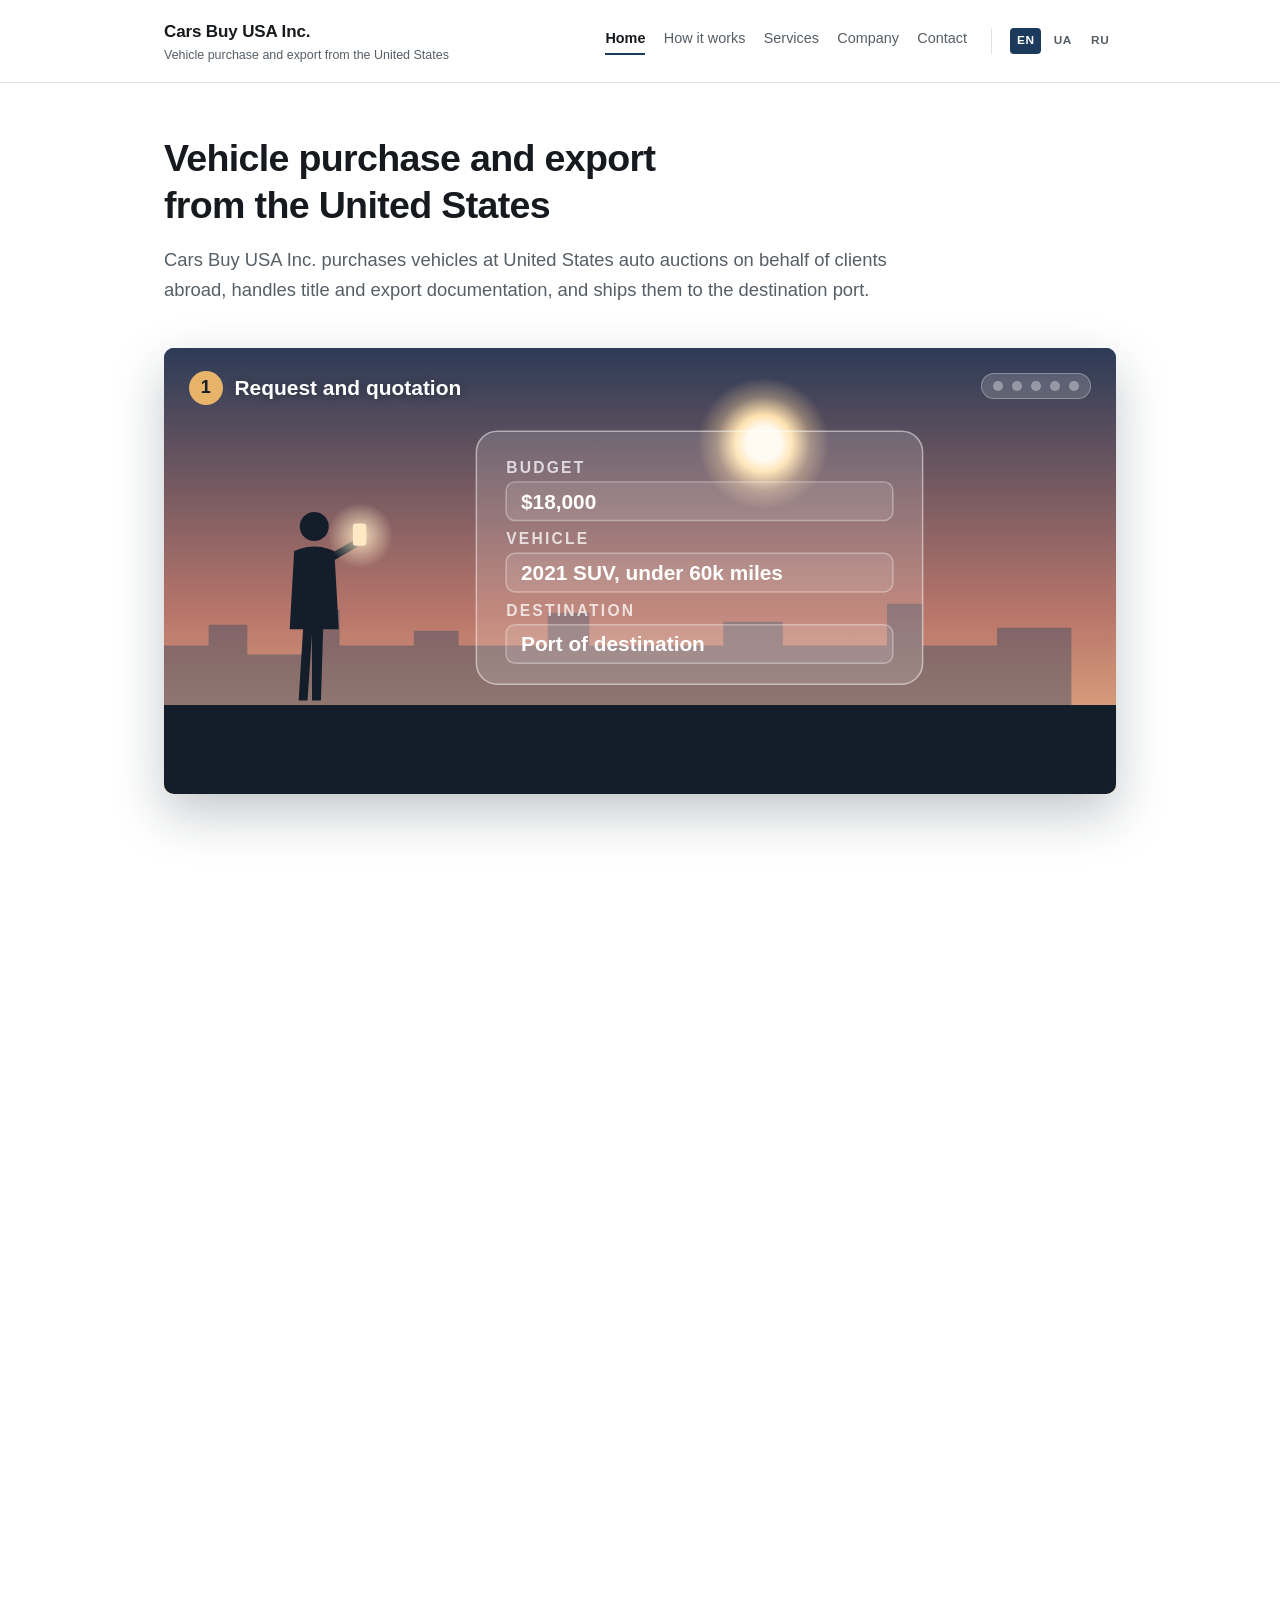
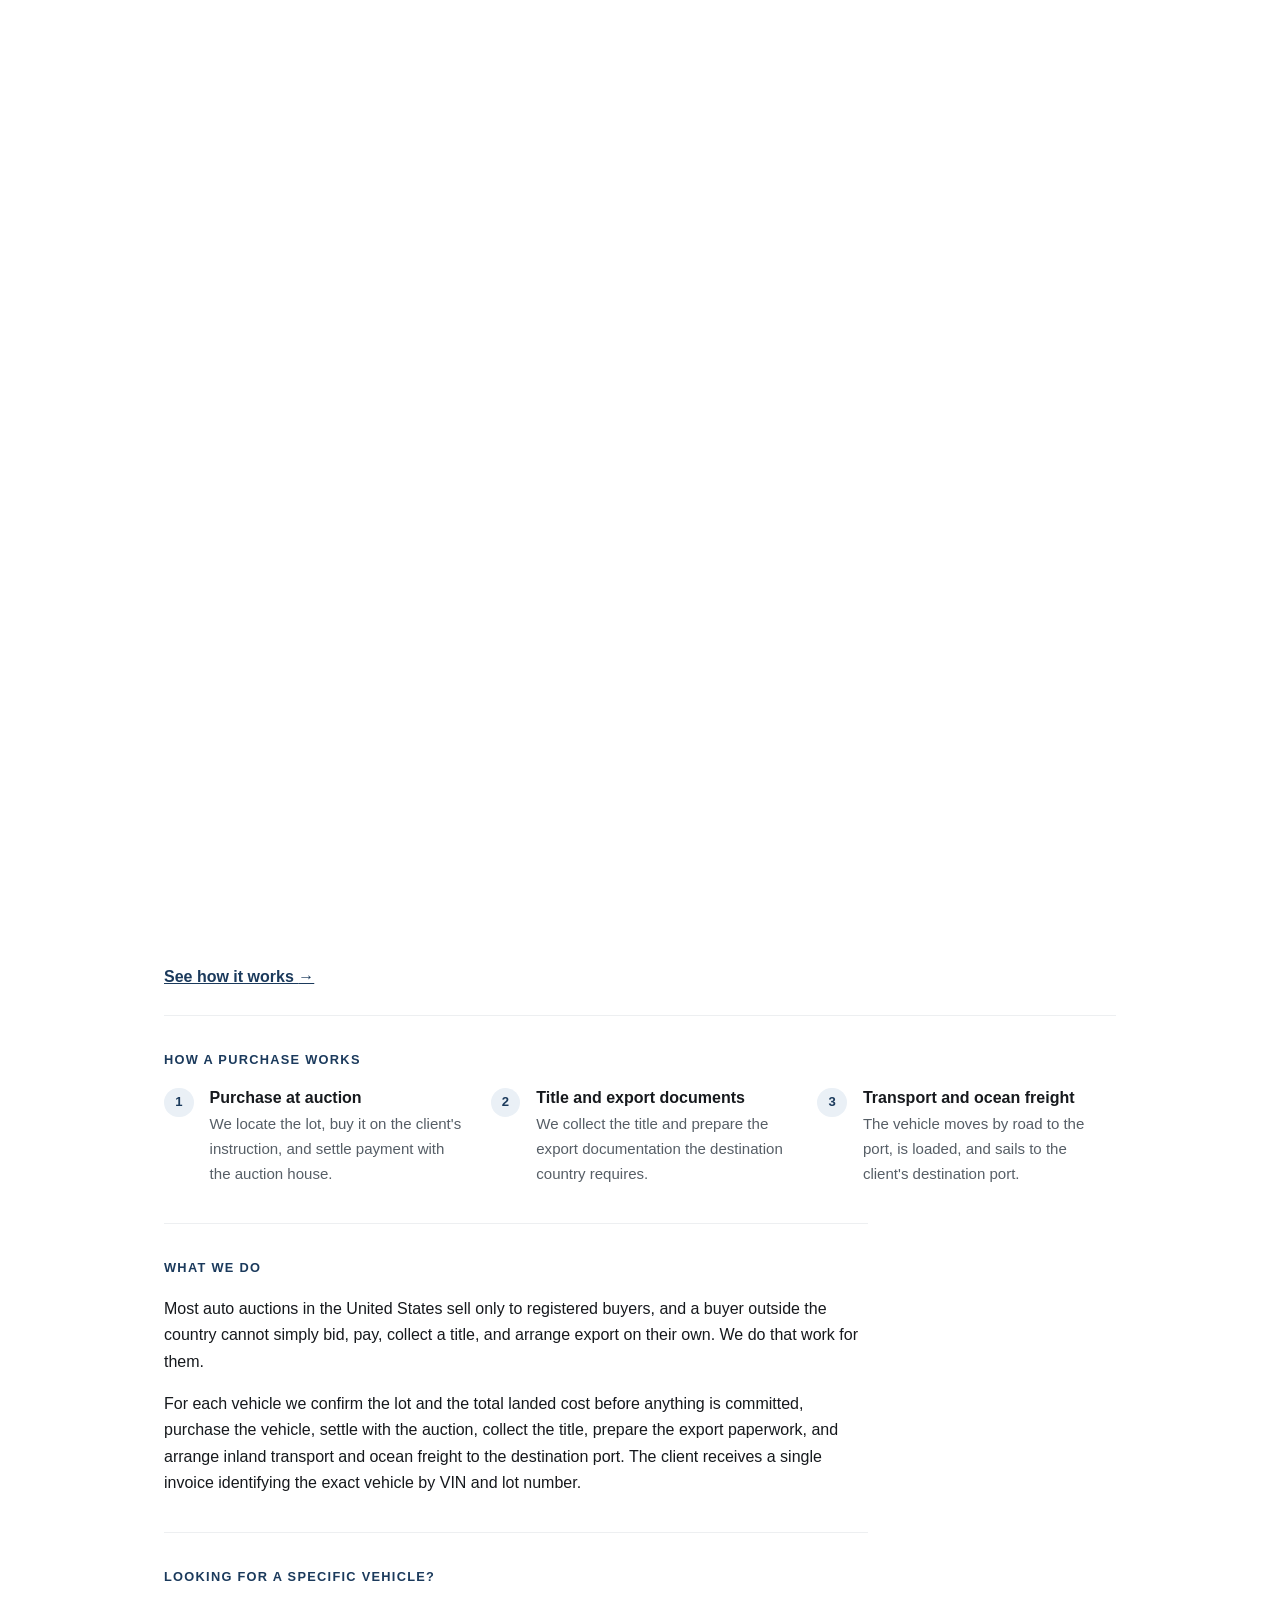
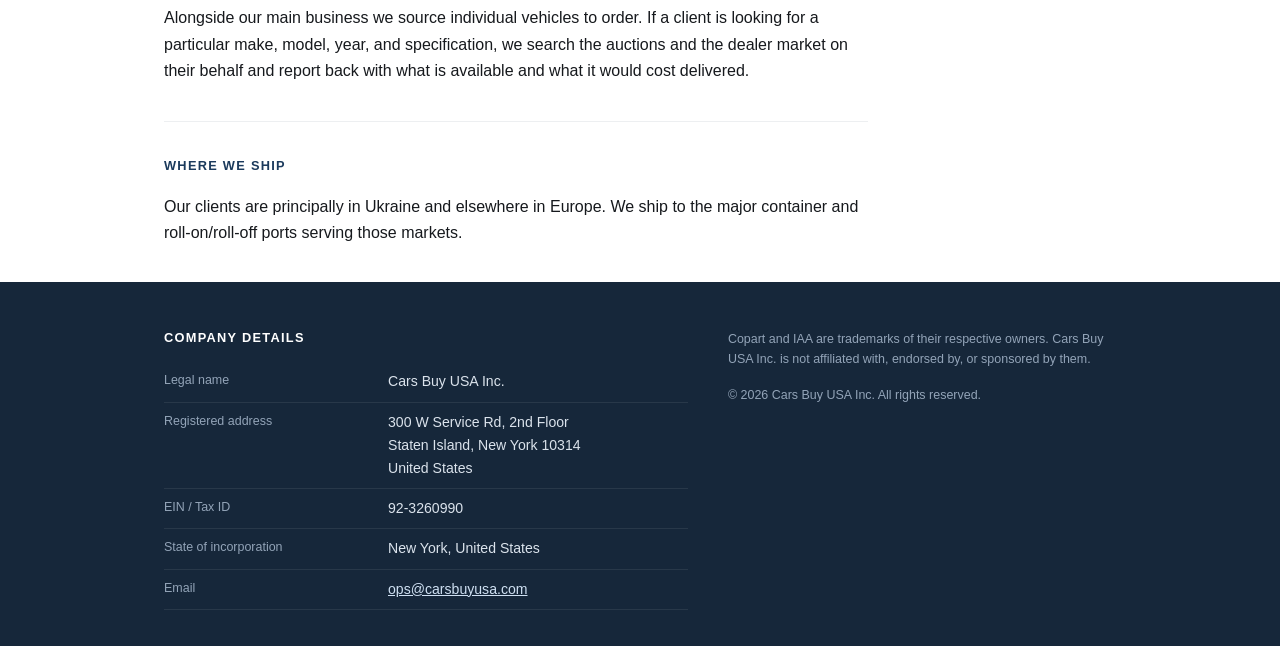
<file: docs/index.html>
<!doctype html>
<html lang="en">
<head>
  <meta charset="utf-8">
  <meta name="viewport" content="width=device-width, initial-scale=1">
  <title>Cars Buy USA Inc. — Vehicle purchase and export from the United States</title>
  <meta name="description" content="Cars Buy USA Inc. purchases vehicles at US auto auctions for clients abroad and handles title, export documentation, and shipping to the destination port.">
  <link rel="canonical" href="https://carsbuyusa.com/">
  <link rel="alternate" hreflang="en" href="https://carsbuyusa.com/">
  <link rel="alternate" hreflang="uk" href="https://carsbuyusa.com/uk/">
  <link rel="alternate" hreflang="ru" href="https://carsbuyusa.com/ru/">
  <link rel="alternate" hreflang="x-default" href="https://carsbuyusa.com/">
  <link rel="stylesheet" href="/assets/site.css">
</head>
<body>
  <a class="skip" href="#main">Skip to content</a>
  <header>
    <div class="wrap header-inner">
      <a class="brand" href="/">
        <span class="brand-name">Cars Buy USA Inc.</span>
        <span class="brand-tag">Vehicle purchase and export from the United States</span>
      </a>
      <nav class="nav" aria-label="Home">
        <a href="/" aria-current="page">Home</a>
        <a href="/how-it-works.html">How it works</a>
        <a href="/services.html">Services</a>
        <a href="/company.html">Company</a>
        <a href="/contact.html">Contact</a>
      </nav>
      <nav class="langs" aria-label="Language">
        <span aria-current="true">EN</span>
        <a href="/uk/" lang="uk" hreflang="uk" title="Українська">UA</a>
        <a href="/ru/" lang="ru" hreflang="ru" title="Русский">RU</a>
      </nav>
    </div>
  </header>

  <main id="main" class="wrap">
  <div class="hero">
    <h1>Vehicle purchase and export from the United States</h1>
    <p class="lead">Cars Buy USA Inc. purchases vehicles at United States auto auctions on behalf of clients abroad, handles title and export documentation, and ships them to the destination port.</p>
  </div>

  <section class="journey" aria-hidden="true">
  <svg width="0" height="0" class="j-defs" aria-hidden="true" focusable="false">
  <defs>
    <symbol id="j-car" viewBox="0 0 210 64" overflow="visible">
      <path d="M8 46 C8 39 13 35 22 34 L56 31 C70 21 88 14 106 13 L138 13 C153 13 166 20 178 29 L192 31 C199 32 202 37 202 43 L202 47 C202 49 200 50 198 50 L10 50 C9 50 8 49 8 47Z"/>
      <path d="M70 30 C80 22 92 18 106 18 L120 18 L120 30Z M125 18 L137 18 C148 18 158 23 168 30 L125 30Z" style="fill:var(--win,#2a3a52)"/>
      <circle cx="52" cy="50" r="13" style="fill:#0b121b"/><circle cx="164" cy="50" r="13" style="fill:#0b121b"/>
      <circle cx="52" cy="50" r="6" style="fill:var(--rim,#2a3a52)"/><circle cx="164" cy="50" r="6" style="fill:var(--rim,#2a3a52)"/>
    </symbol>
    <symbol id="j-person" viewBox="-14 -8 28 88" overflow="visible">
      <circle cx="0" cy="0" r="6.5"/>
      <path d="M-9 11 Q0 7 9 11 L11 46 L4 46 L3 78 L-1 78 L-1 48 L-3 78 L-7 78 L-5 46 L-11 46Z"/>
    </symbol>
    <linearGradient id="j-sea" x1="0" y1="0" x2="0" y2="1"><stop offset="0" stop-color="#5a6a82"/><stop offset="1" stop-color="#1e2b3d"/></linearGradient>
    <linearGradient id="j-beam" x1="0" y1="0" x2="0" y2="1"><stop offset="0" stop-color="#fff3d6" stop-opacity=".55"/><stop offset="1" stop-color="#fff3d6" stop-opacity=".05"/></linearGradient>
    <linearGradient id="j-head" x1="0" y1="0" x2="1" y2="0"><stop offset="0" stop-color="#ffe2b0" stop-opacity=".55"/><stop offset="1" stop-color="#ffe2b0" stop-opacity="0"/></linearGradient>
    <linearGradient id="j-spot" x1="0" y1="0" x2="0" y2="1"><stop offset="0" stop-color="#fff3d6" stop-opacity=".05"/><stop offset="1" stop-color="#fff3d6" stop-opacity=".5"/></linearGradient>
    <radialGradient id="j-glow"><stop offset="0" stop-color="#ffe9c4" stop-opacity=".9"/><stop offset="1" stop-color="#ffe9c4" stop-opacity="0"/></radialGradient>
  </defs>
</svg>
  <div class="j-sticky">
    <div class="j-stage">
      <div class="j-sky j-sky1"></div><div class="j-sky j-sky2 j-a"></div><div class="j-sky j-sky3 j-a"></div><div class="j-sky j-sky4 j-a"></div><div class="j-sky j-sky5 j-a"></div>
      <div class="j-sun j-a"></div>
      <div class="j-track j-a">
        <div class="j-panel">
          <svg viewBox="0 0 640 300">
            <path d="M0 240 V200 h30 v-14 h26 v20 h40 v-30 h22 v24 h50 v-10 h30 v10 h60 v-22 h28 v22 h90 v-16 h40 v16 h70 v-28 h24 v28 h50 v-12 h50 V240Z" fill="#3a4a63" opacity=".45"/>
            <rect x="0" y="240" width="640" height="60" fill="#141e2b"/>
            <use href="#j-person" x="80" y="108" width="42" height="132" fill="#141e2b"/>
            <path d="M114 140 L128 132" stroke="#141e2b" stroke-width="5" stroke-linecap="round"/>
            <circle cx="132" cy="126" r="22" fill="url(#j-glow)"/>
            <rect x="127" y="118" width="9" height="15" rx="2" fill="#ffe9c4"/>
            <rect x="210" y="56" width="300" height="170" rx="14" fill="#ffffff" fill-opacity=".14" stroke="#ffffff" stroke-opacity=".5"/>
            <g font-size="10.5" fill="#ffffff" fill-opacity=".75" font-weight="700" letter-spacing="1.5">
              <text x="230" y="84">BUDGET</text><text x="230" y="132">VEHICLE</text><text x="230" y="180">DESTINATION</text>
            </g>
            <g fill="#ffffff" fill-opacity=".1" stroke="#ffffff" stroke-opacity=".35"><rect x="230" y="90" width="260" height="26" rx="6"/><rect x="230" y="138" width="260" height="26" rx="6"/><rect x="230" y="186" width="260" height="26" rx="6"/></g>
            <g font-size="14" fill="#ffffff" font-weight="600">
              <text class="j-a j-ty1" x="240" y="108">$18,000</text><text class="j-a j-ty2" x="240" y="156">2021 SUV, under 60k miles</text><text class="j-a j-ty3" x="240" y="204">Port of destination</text>
            </g>
            <path class="j-a j-plane" d="M505 214 l30 -12 l-11 27 l-5 -11z" fill="#e7b46a"/>
          </svg>
          <div class="j-cap"><b>1</b> Request and quotation</div>
        </div>
        <div class="j-panel">
          <svg viewBox="0 0 640 300">
            <path d="M150 240 V140 L230 108 L410 108 L490 140 V240Z" fill="#3a4a63" opacity=".55"/>
            <rect x="256" y="111" width="128" height="24" rx="3" fill="#141e2b"/>
            <text x="320" y="128" font-size="12" font-weight="800" fill="#ffe2b0" text-anchor="middle" letter-spacing="3">AUCTION</text>
            <path class="j-a j-beam" d="M300 150 L340 150 L440 240 L200 240Z" fill="url(#j-beam)"/>
            <rect x="0" y="240" width="640" height="60" fill="#141e2b"/>
            <use href="#j-car" x="20" y="203" width="120" height="37" fill="#1e2b3d"/>
            <use href="#j-car" x="500" y="203" width="120" height="37" fill="#1e2b3d"/>
            <use href="#j-car" x="215" y="177" width="210" height="64" fill="#141e2b" style="--win:#3c5070;--rim:#5a6a82"/>
            <g class="j-a j-padl"><path d="M150 300 L156 190" stroke="#141e2b" stroke-width="7" stroke-linecap="round"/><circle cx="157" cy="172" r="20" fill="#2a3a52"/><text x="157" y="177" font-size="13" font-weight="700" text-anchor="middle" fill="#c9d3de">12</text></g>
            <g class="j-a j-padr"><path d="M490 300 L484 190" stroke="#141e2b" stroke-width="7" stroke-linecap="round"/><circle cx="483" cy="172" r="20" fill="#e7b46a"/><text x="483" y="177" font-size="13" font-weight="800" text-anchor="middle" fill="#141e2b">27</text></g>
            <g class="j-a j-sold">
              <circle cx="320" cy="161" r="60" fill="url(#j-glow)"/>
              <rect x="250" y="144" width="140" height="30" rx="6" fill="#e7b46a"/>
              <text x="320" y="165" font-size="16" font-weight="800" fill="#141e2b" text-anchor="middle" letter-spacing="1">SOLD ✓</text>
            </g>
          </svg>
          <div class="j-cap"><b>2</b> Purchase at auction</div>
        </div>
        <div class="j-panel">
          <svg viewBox="0 0 640 300">
            <path d="M400 240 V150 L500 116 L600 150 V240Z M412 160 h176 v6 h-176Z" fill="#3a4a63" opacity=".5"/>
            <g fill="#3a4a63" opacity=".5"><rect x="420" y="170" width="10" height="70"/><rect x="450" y="170" width="10" height="70"/><rect x="480" y="170" width="10" height="70"/><rect x="510" y="170" width="10" height="70"/><rect x="540" y="170" width="10" height="70"/><rect x="570" y="170" width="10" height="70"/></g>
            <rect x="0" y="240" width="640" height="60" fill="#141e2b"/>
            <use href="#j-car" x="24" y="191" width="160" height="49" fill="#141e2b" style="--win:#3c5070;--rim:#5a6a82"/>
            <rect x="206" y="56" width="150" height="176" rx="5" fill="#141e2b" opacity=".25"/>
            <rect x="200" y="50" width="150" height="176" rx="5" fill="#fbf5ea"/>
            <text x="275" y="78" font-size="9.5" font-weight="800" fill="#1b3a5c" text-anchor="middle" letter-spacing=".5">CERTIFICATE OF TITLE</text>
            <g fill="#e6dccb"><rect x="216" y="92" width="118" height="7" rx="3"/><rect x="216" y="107" width="90" height="7" rx="3"/><rect x="216" y="122" width="106" height="7" rx="3"/></g>
            <g class="j-a j-doc2">
              <rect x="306" y="78" width="160" height="164" rx="5" fill="#141e2b" opacity=".25"/>
              <rect x="300" y="72" width="160" height="164" rx="5" fill="#fffaf2"/>
              <text x="380" y="98" font-size="9.5" font-weight="800" fill="#1b3a5c" text-anchor="middle" letter-spacing=".5">EXPORT DOCUMENTS</text>
              <g fill="#e6dccb"><rect x="316" y="112" width="128" height="7" rx="3"/><rect x="316" y="127" width="94" height="7" rx="3"/><rect x="316" y="142" width="112" height="7" rx="3"/></g>
              <g class="j-a j-stamp"><rect x="322" y="168" width="116" height="38" rx="5" fill="none" stroke="#1b3a5c" stroke-width="4"/><text x="380" y="193" font-size="14" font-weight="800" fill="#1b3a5c" text-anchor="middle">CLEARED</text></g>
            </g>
            <circle cx="530" cy="78" r="30" fill="url(#j-glow)"/>
            <path class="j-a j-tick" d="M515 78 l11 11 l21 -22" fill="none" stroke="#e7b46a" stroke-width="6" stroke-linecap="round" stroke-linejoin="round"/>
          </svg>
          <div class="j-cap"><b>3</b> Title and export documentation</div>
        </div>
        <div class="j-panel">
          <svg viewBox="0 0 640 300">
            <path d="M0 240 V214 h40 v-8 h60 v8 h80 v-12 h50 v12 h120 V240Z" fill="#3a4a63" opacity=".45"/>
            <g fill="#1f2c3e">
              <rect x="470" y="96" width="9" height="144"/><rect x="530" y="96" width="9" height="144"/><rect x="440" y="88" width="200" height="11"/><rect x="474" y="118" width="62" height="6"/>
              <rect x="590" y="70" width="8" height="170"/><rect x="560" y="64" width="80" height="9"/>
              <rect x="560" y="200" width="80" height="40"/><rect x="574" y="170" width="66" height="30" opacity=".85"/>
            </g>
            <rect x="0" y="240" width="640" height="60" fill="#141e2b"/>
            <line class="j-a j-road" x1="0" y1="268" x2="640" y2="268" stroke="#f3c98f" stroke-opacity=".55" stroke-width="3"/>
            <g class="j-a j-truck">
              <path d="M342 204 L440 190 L440 236 L342 228Z" fill="url(#j-head)"/>
              <rect x="120" y="214" width="172" height="9" fill="#0f1722"/>
              <path d="M292 232 V186 q0 -6 6 -6 h30 q8 0 12 8 l6 14 v30Z" fill="#0f1722"/>
              <rect x="306" y="188" width="22" height="13" rx="2" fill="#ffd9a0" opacity=".75"/>
              <g fill="#0b121b"><circle cx="142" cy="234" r="11"/><circle cx="272" cy="234" r="11"/><circle cx="324" cy="234" r="11"/></g>
              <use href="#j-car" x="130" y="168" width="150" height="46" fill="#22324a" style="--win:#3c5070;--rim:#5a6a82"/>
            </g>
          </svg>
          <div class="j-cap"><b>4</b> Inland transport and loading</div>
        </div>
        <div class="j-panel">
          <svg viewBox="0 0 640 300">
            <rect x="0" y="232" width="272" height="68" fill="url(#j-sea)"/>
            <g fill="#ffe2b0"><rect x="70" y="272" width="120" height="2" opacity=".5"/><rect x="90" y="280" width="80" height="2" opacity=".38"/><rect x="105" y="288" width="50" height="2" opacity=".28"/></g>
            <rect x="262" y="212" width="378" height="88" fill="#141e2b"/>
            <g class="j-a j-ship">
              <path d="M8 212 L264 212 L244 262 L28 262Z" fill="#141e2b"/>
              <rect x="22" y="160" width="36" height="52" fill="#141e2b"/>
              <g fill="#ffd9a0" opacity=".7"><rect x="28" y="168" width="6" height="5"/><rect x="40" y="168" width="6" height="5"/><rect x="28" y="180" width="6" height="5"/></g>
              <g fill="#1e2b3d"><rect x="66" y="180" width="36" height="32"/><rect x="104" y="180" width="36" height="32"/><rect x="85" y="146" width="36" height="32"/></g>
              <use class="j-a j-ondeck" href="#j-car" x="143" y="181" width="105" height="32" fill="#2a3a52" style="--win:#4a5e7e;--rim:#5a6a82"/>
            </g>
            <g class="j-a j-spot">
              <path d="M306 0 L334 0 L392 213 L248 213Z" fill="url(#j-spot)"/>
              <ellipse cx="320" cy="213" rx="80" ry="8" fill="url(#j-glow)"/>
            </g>
            <use class="j-a j-rolloff" href="#j-car" x="268" y="181" width="105" height="32" fill="#2a3a52" style="--win:#4a5e7e;--rim:#5a6a82"/>
            <use href="#j-person" x="404" y="108" width="34" height="106" fill="#141e2b"/>
            <path class="j-a j-arms" d="M410 134 L401 108 M432 134 L441 108" stroke="#141e2b" stroke-width="4.5" stroke-linecap="round"/>
            <g class="j-a j-spark" fill="#e7b46a"><circle cx="391" cy="100" r="3.5"/><circle cx="453" cy="96" r="3.5"/><circle cx="385" cy="126" r="2.5"/><circle cx="423" cy="84" r="2.5"/></g>
          </svg>
          <div class="j-cap"><b>5</b> Ocean freight and delivery</div>
        </div>
      </div>
      <div class="j-dots"><i class="j-a j-d1"></i><i class="j-a j-d2"></i><i class="j-a j-d3"></i><i class="j-a j-d4"></i><i class="j-a j-d5"></i></div>
    </div>
  </div>
  </section>
  <p class="j-more"><a href="/how-it-works.html">See how it works <span aria-hidden="true">→</span></a></p>

  <section class="block">
    <h2>How a purchase works</h2>
    <ol class="steps steps-row">
      <li>
        <span class="step-num" aria-hidden="true">1</span>
        <div>
          <h3>Purchase at auction</h3>
          <p>We locate the lot, buy it on the client&#x27;s instruction, and settle payment with the auction house.</p>
        </div>
      </li>
      <li>
        <span class="step-num" aria-hidden="true">2</span>
        <div>
          <h3>Title and export documents</h3>
          <p>We collect the title and prepare the export documentation the destination country requires.</p>
        </div>
      </li>
      <li>
        <span class="step-num" aria-hidden="true">3</span>
        <div>
          <h3>Transport and ocean freight</h3>
          <p>The vehicle moves by road to the port, is loaded, and sails to the client&#x27;s destination port.</p>
        </div>
      </li>
    </ol>
  </section>

  <section class="block prose">
    <h2>What we do</h2>
    <p>Most auto auctions in the United States sell only to registered buyers, and a buyer outside the country cannot simply bid, pay, collect a title, and arrange export on their own. We do that work for them.</p>
    <p>For each vehicle we confirm the lot and the total landed cost before anything is committed, purchase the vehicle, settle with the auction, collect the title, prepare the export paperwork, and arrange inland transport and ocean freight to the destination port. The client receives a single invoice identifying the exact vehicle by VIN and lot number.</p>
  </section>

  <section class="block prose">
    <h2>Looking for a specific vehicle?</h2>
    <p>Alongside our main business we source individual vehicles to order. If a client is looking for a particular make, model, year, and specification, we search the auctions and the dealer market on their behalf and report back with what is available and what it would cost delivered.</p>
  </section>

  <section class="block prose">
    <h2>Where we ship</h2>
    <p>Our clients are principally in Ukraine and elsewhere in Europe. We ship to the major container and roll-on/roll-off ports serving those markets.</p>
  </section>
  </main>

  <footer>
    <div class="wrap footer-grid">
      <div>
        <h2>Company details</h2>
        <dl class="facts facts-compact">
      <div class="fact">
        <dt>Legal name</dt>
        <dd>Cars Buy USA Inc.</dd>
      </div>
      <div class="fact">
        <dt>Registered address</dt>
        <dd>300 W Service Rd, 2nd Floor<br>Staten Island, New York 10314<br>United States</dd>
      </div>
      <div class="fact">
        <dt>EIN / Tax ID</dt>
        <dd>92-3260990</dd>
      </div>
      <div class="fact">
        <dt>State of incorporation</dt>
        <dd>New York, United States</dd>
      </div>
      <div class="fact">
        <dt>Email</dt>
        <dd><a href="mailto:ops@carsbuyusa.com">ops@carsbuyusa.com</a></dd>
      </div>
        </dl>
      </div>
      <div class="footer-notes">
        <p>Copart and IAA are trademarks of their respective owners. Cars Buy USA Inc. is not affiliated with, endorsed by, or sponsored by them.</p>
        <p class="copyright">&copy; 2026 Cars Buy USA Inc. All rights reserved.</p>
      </div>
    </div>
  </footer>
</body>
</html>
</file>
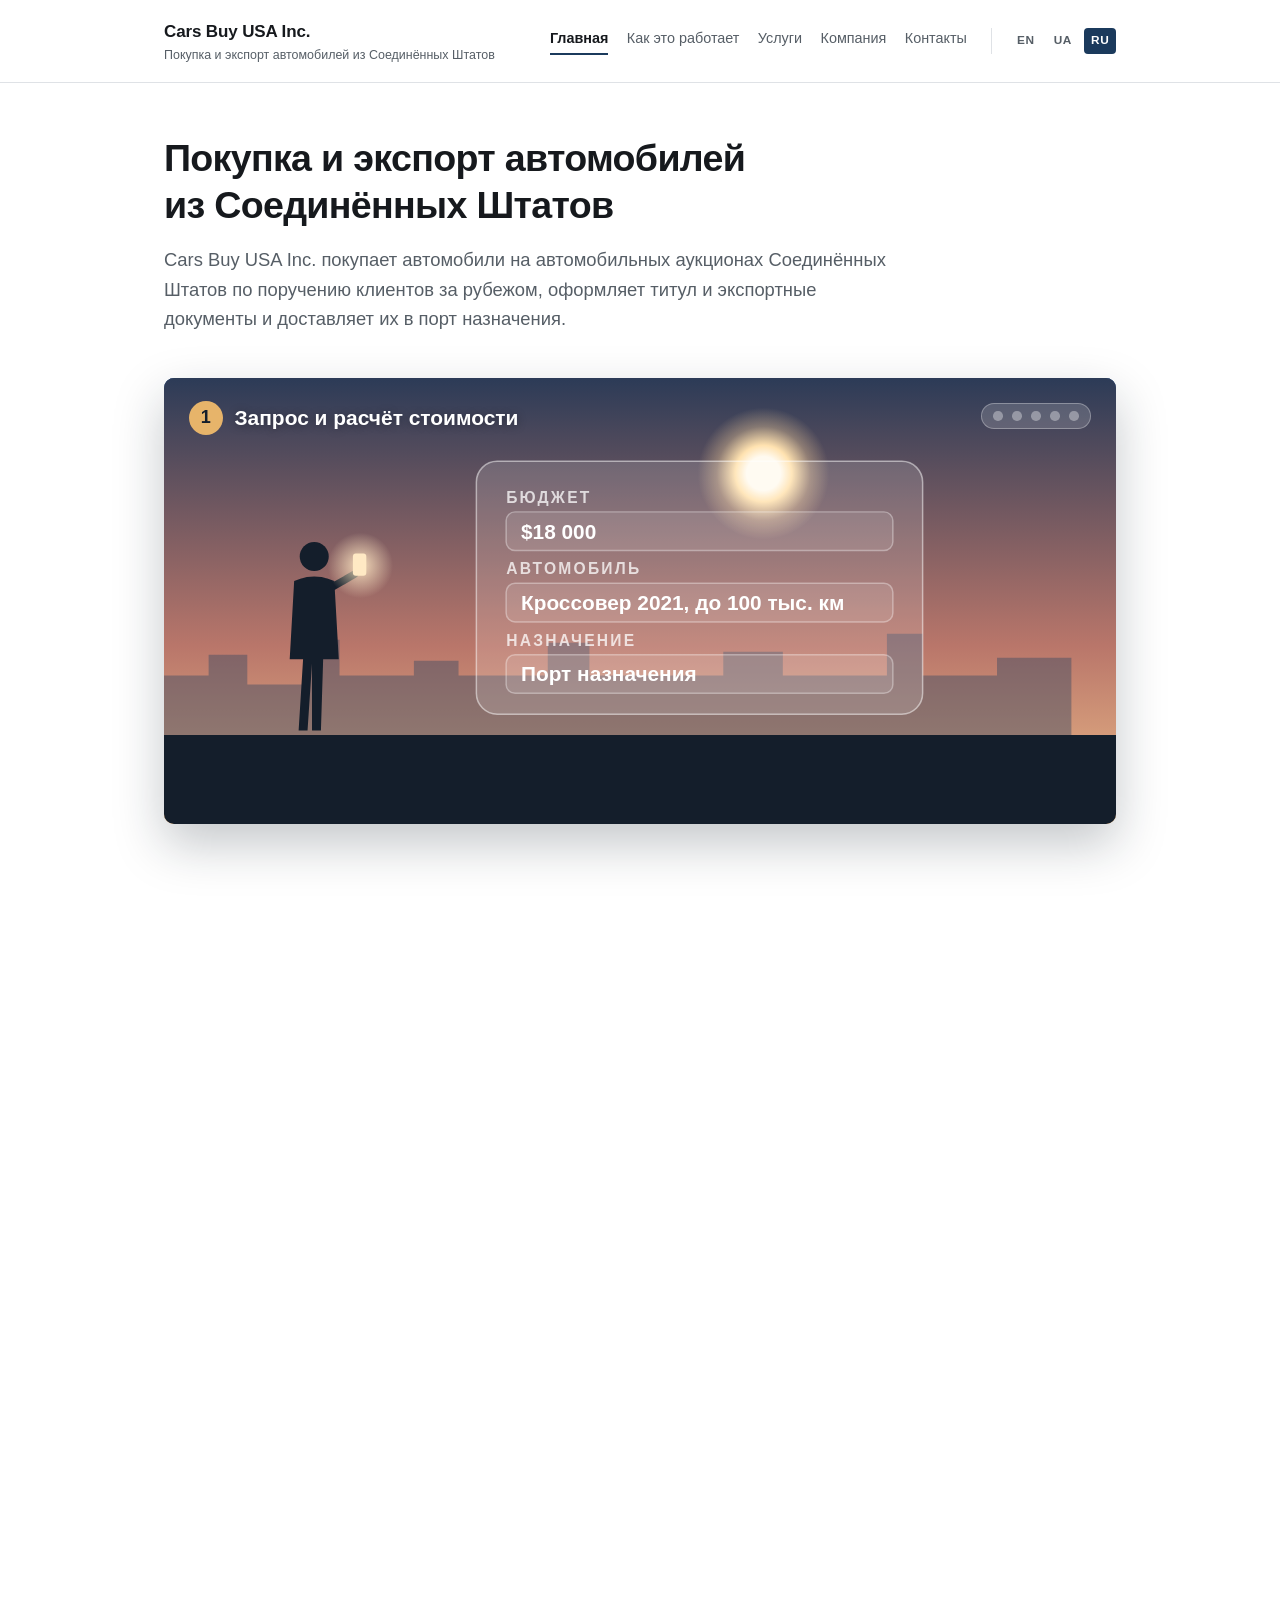
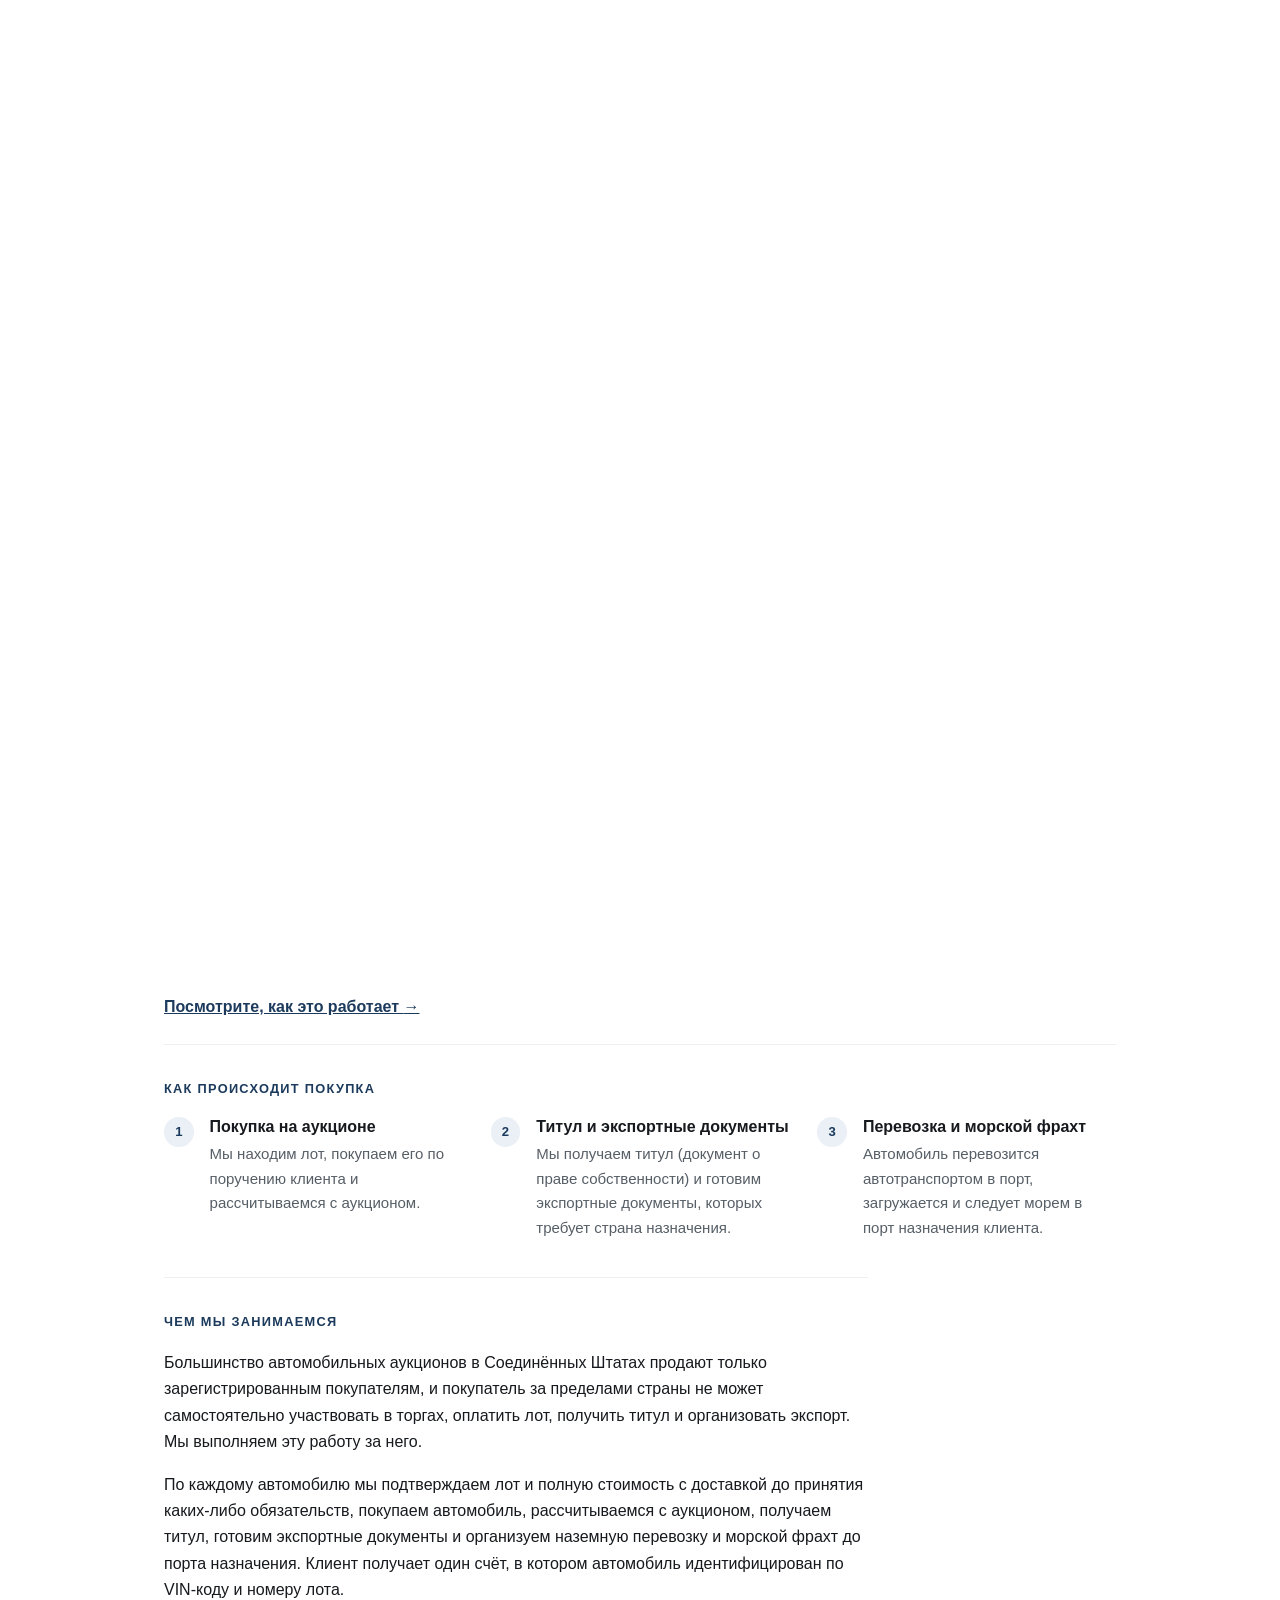
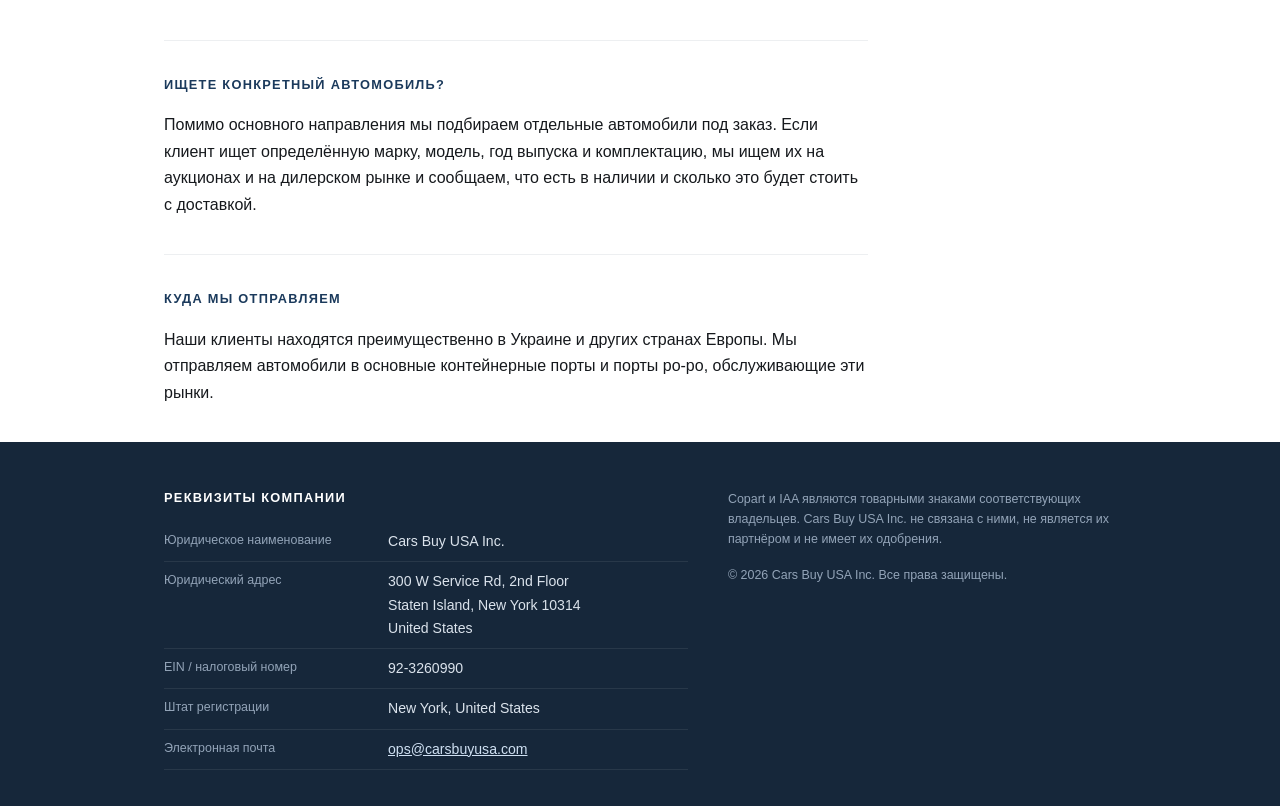
<file: docs/ru/index.html>
<!doctype html>
<html lang="ru">
<head>
  <meta charset="utf-8">
  <meta name="viewport" content="width=device-width, initial-scale=1">
  <title>Cars Buy USA Inc. — Покупка и экспорт автомобилей из Соединённых Штатов</title>
  <meta name="description" content="Cars Buy USA Inc. покупает автомобили на аукционах США для клиентов за рубежом, оформляет титул и экспортные документы и доставляет их в порт назначения.">
  <link rel="canonical" href="https://carsbuyusa.com/ru/">
  <link rel="alternate" hreflang="en" href="https://carsbuyusa.com/">
  <link rel="alternate" hreflang="uk" href="https://carsbuyusa.com/uk/">
  <link rel="alternate" hreflang="ru" href="https://carsbuyusa.com/ru/">
  <link rel="alternate" hreflang="x-default" href="https://carsbuyusa.com/">
  <link rel="stylesheet" href="/assets/site.css">
</head>
<body>
  <a class="skip" href="#main">Перейти к содержанию</a>
  <header>
    <div class="wrap header-inner">
      <a class="brand" href="/ru/">
        <span class="brand-name">Cars Buy USA Inc.</span>
        <span class="brand-tag">Покупка и экспорт автомобилей из Соединённых Штатов</span>
      </a>
      <nav class="nav" aria-label="Главная">
        <a href="/ru/" aria-current="page">Главная</a>
        <a href="/ru/how-it-works.html">Как это работает</a>
        <a href="/ru/services.html">Услуги</a>
        <a href="/ru/company.html">Компания</a>
        <a href="/ru/contact.html">Контакты</a>
      </nav>
      <nav class="langs" aria-label="Язык">
        <a href="/" lang="en" hreflang="en" title="English">EN</a>
        <a href="/uk/" lang="uk" hreflang="uk" title="Українська">UA</a>
        <span aria-current="true">RU</span>
      </nav>
    </div>
  </header>

  <main id="main" class="wrap">
  <div class="hero">
    <h1>Покупка и экспорт автомобилей из Соединённых Штатов</h1>
    <p class="lead">Cars Buy USA Inc. покупает автомобили на автомобильных аукционах Соединённых Штатов по поручению клиентов за рубежом, оформляет титул и экспортные документы и доставляет их в порт назначения.</p>
  </div>

  <section class="journey" aria-hidden="true">
  <svg width="0" height="0" class="j-defs" aria-hidden="true" focusable="false">
  <defs>
    <symbol id="j-car" viewBox="0 0 210 64" overflow="visible">
      <path d="M8 46 C8 39 13 35 22 34 L56 31 C70 21 88 14 106 13 L138 13 C153 13 166 20 178 29 L192 31 C199 32 202 37 202 43 L202 47 C202 49 200 50 198 50 L10 50 C9 50 8 49 8 47Z"/>
      <path d="M70 30 C80 22 92 18 106 18 L120 18 L120 30Z M125 18 L137 18 C148 18 158 23 168 30 L125 30Z" style="fill:var(--win,#2a3a52)"/>
      <circle cx="52" cy="50" r="13" style="fill:#0b121b"/><circle cx="164" cy="50" r="13" style="fill:#0b121b"/>
      <circle cx="52" cy="50" r="6" style="fill:var(--rim,#2a3a52)"/><circle cx="164" cy="50" r="6" style="fill:var(--rim,#2a3a52)"/>
    </symbol>
    <symbol id="j-person" viewBox="-14 -8 28 88" overflow="visible">
      <circle cx="0" cy="0" r="6.5"/>
      <path d="M-9 11 Q0 7 9 11 L11 46 L4 46 L3 78 L-1 78 L-1 48 L-3 78 L-7 78 L-5 46 L-11 46Z"/>
    </symbol>
    <linearGradient id="j-sea" x1="0" y1="0" x2="0" y2="1"><stop offset="0" stop-color="#5a6a82"/><stop offset="1" stop-color="#1e2b3d"/></linearGradient>
    <linearGradient id="j-beam" x1="0" y1="0" x2="0" y2="1"><stop offset="0" stop-color="#fff3d6" stop-opacity=".55"/><stop offset="1" stop-color="#fff3d6" stop-opacity=".05"/></linearGradient>
    <linearGradient id="j-head" x1="0" y1="0" x2="1" y2="0"><stop offset="0" stop-color="#ffe2b0" stop-opacity=".55"/><stop offset="1" stop-color="#ffe2b0" stop-opacity="0"/></linearGradient>
    <linearGradient id="j-spot" x1="0" y1="0" x2="0" y2="1"><stop offset="0" stop-color="#fff3d6" stop-opacity=".05"/><stop offset="1" stop-color="#fff3d6" stop-opacity=".5"/></linearGradient>
    <radialGradient id="j-glow"><stop offset="0" stop-color="#ffe9c4" stop-opacity=".9"/><stop offset="1" stop-color="#ffe9c4" stop-opacity="0"/></radialGradient>
  </defs>
</svg>
  <div class="j-sticky">
    <div class="j-stage">
      <div class="j-sky j-sky1"></div><div class="j-sky j-sky2 j-a"></div><div class="j-sky j-sky3 j-a"></div><div class="j-sky j-sky4 j-a"></div><div class="j-sky j-sky5 j-a"></div>
      <div class="j-sun j-a"></div>
      <div class="j-track j-a">
        <div class="j-panel">
          <svg viewBox="0 0 640 300">
            <path d="M0 240 V200 h30 v-14 h26 v20 h40 v-30 h22 v24 h50 v-10 h30 v10 h60 v-22 h28 v22 h90 v-16 h40 v16 h70 v-28 h24 v28 h50 v-12 h50 V240Z" fill="#3a4a63" opacity=".45"/>
            <rect x="0" y="240" width="640" height="60" fill="#141e2b"/>
            <use href="#j-person" x="80" y="108" width="42" height="132" fill="#141e2b"/>
            <path d="M114 140 L128 132" stroke="#141e2b" stroke-width="5" stroke-linecap="round"/>
            <circle cx="132" cy="126" r="22" fill="url(#j-glow)"/>
            <rect x="127" y="118" width="9" height="15" rx="2" fill="#ffe9c4"/>
            <rect x="210" y="56" width="300" height="170" rx="14" fill="#ffffff" fill-opacity=".14" stroke="#ffffff" stroke-opacity=".5"/>
            <g font-size="10.5" fill="#ffffff" fill-opacity=".75" font-weight="700" letter-spacing="1.5">
              <text x="230" y="84">БЮДЖЕТ</text><text x="230" y="132">АВТОМОБИЛЬ</text><text x="230" y="180">НАЗНАЧЕНИЕ</text>
            </g>
            <g fill="#ffffff" fill-opacity=".1" stroke="#ffffff" stroke-opacity=".35"><rect x="230" y="90" width="260" height="26" rx="6"/><rect x="230" y="138" width="260" height="26" rx="6"/><rect x="230" y="186" width="260" height="26" rx="6"/></g>
            <g font-size="14" fill="#ffffff" font-weight="600">
              <text class="j-a j-ty1" x="240" y="108">$18 000</text><text class="j-a j-ty2" x="240" y="156">Кроссовер 2021, до 100 тыс. км</text><text class="j-a j-ty3" x="240" y="204">Порт назначения</text>
            </g>
            <path class="j-a j-plane" d="M505 214 l30 -12 l-11 27 l-5 -11z" fill="#e7b46a"/>
          </svg>
          <div class="j-cap"><b>1</b> Запрос и расчёт стоимости</div>
        </div>
        <div class="j-panel">
          <svg viewBox="0 0 640 300">
            <path d="M150 240 V140 L230 108 L410 108 L490 140 V240Z" fill="#3a4a63" opacity=".55"/>
            <rect x="256" y="111" width="128" height="24" rx="3" fill="#141e2b"/>
            <text x="320" y="128" font-size="12" font-weight="800" fill="#ffe2b0" text-anchor="middle" letter-spacing="3">АУКЦИОН</text>
            <path class="j-a j-beam" d="M300 150 L340 150 L440 240 L200 240Z" fill="url(#j-beam)"/>
            <rect x="0" y="240" width="640" height="60" fill="#141e2b"/>
            <use href="#j-car" x="20" y="203" width="120" height="37" fill="#1e2b3d"/>
            <use href="#j-car" x="500" y="203" width="120" height="37" fill="#1e2b3d"/>
            <use href="#j-car" x="215" y="177" width="210" height="64" fill="#141e2b" style="--win:#3c5070;--rim:#5a6a82"/>
            <g class="j-a j-padl"><path d="M150 300 L156 190" stroke="#141e2b" stroke-width="7" stroke-linecap="round"/><circle cx="157" cy="172" r="20" fill="#2a3a52"/><text x="157" y="177" font-size="13" font-weight="700" text-anchor="middle" fill="#c9d3de">12</text></g>
            <g class="j-a j-padr"><path d="M490 300 L484 190" stroke="#141e2b" stroke-width="7" stroke-linecap="round"/><circle cx="483" cy="172" r="20" fill="#e7b46a"/><text x="483" y="177" font-size="13" font-weight="800" text-anchor="middle" fill="#141e2b">27</text></g>
            <g class="j-a j-sold">
              <circle cx="320" cy="161" r="60" fill="url(#j-glow)"/>
              <rect x="250" y="144" width="140" height="30" rx="6" fill="#e7b46a"/>
              <text x="320" y="165" font-size="16" font-weight="800" fill="#141e2b" text-anchor="middle" letter-spacing="1">ПРОДАНО ✓</text>
            </g>
          </svg>
          <div class="j-cap"><b>2</b> Покупка на аукционе</div>
        </div>
        <div class="j-panel">
          <svg viewBox="0 0 640 300">
            <path d="M400 240 V150 L500 116 L600 150 V240Z M412 160 h176 v6 h-176Z" fill="#3a4a63" opacity=".5"/>
            <g fill="#3a4a63" opacity=".5"><rect x="420" y="170" width="10" height="70"/><rect x="450" y="170" width="10" height="70"/><rect x="480" y="170" width="10" height="70"/><rect x="510" y="170" width="10" height="70"/><rect x="540" y="170" width="10" height="70"/><rect x="570" y="170" width="10" height="70"/></g>
            <rect x="0" y="240" width="640" height="60" fill="#141e2b"/>
            <use href="#j-car" x="24" y="191" width="160" height="49" fill="#141e2b" style="--win:#3c5070;--rim:#5a6a82"/>
            <rect x="206" y="56" width="150" height="176" rx="5" fill="#141e2b" opacity=".25"/>
            <rect x="200" y="50" width="150" height="176" rx="5" fill="#fbf5ea"/>
            <text x="275" y="78" font-size="9.5" font-weight="800" fill="#1b3a5c" text-anchor="middle" letter-spacing=".5">ТИТУЛ</text>
            <g fill="#e6dccb"><rect x="216" y="92" width="118" height="7" rx="3"/><rect x="216" y="107" width="90" height="7" rx="3"/><rect x="216" y="122" width="106" height="7" rx="3"/></g>
            <g class="j-a j-doc2">
              <rect x="306" y="78" width="160" height="164" rx="5" fill="#141e2b" opacity=".25"/>
              <rect x="300" y="72" width="160" height="164" rx="5" fill="#fffaf2"/>
              <text x="380" y="98" font-size="9.5" font-weight="800" fill="#1b3a5c" text-anchor="middle" letter-spacing=".5">ЭКСПОРТНЫЕ ДОКУМЕНТЫ</text>
              <g fill="#e6dccb"><rect x="316" y="112" width="128" height="7" rx="3"/><rect x="316" y="127" width="94" height="7" rx="3"/><rect x="316" y="142" width="112" height="7" rx="3"/></g>
              <g class="j-a j-stamp"><rect x="322" y="168" width="116" height="38" rx="5" fill="none" stroke="#1b3a5c" stroke-width="4"/><text x="380" y="193" font-size="14" font-weight="800" fill="#1b3a5c" text-anchor="middle">ОФОРМЛЕНО</text></g>
            </g>
            <circle cx="530" cy="78" r="30" fill="url(#j-glow)"/>
            <path class="j-a j-tick" d="M515 78 l11 11 l21 -22" fill="none" stroke="#e7b46a" stroke-width="6" stroke-linecap="round" stroke-linejoin="round"/>
          </svg>
          <div class="j-cap"><b>3</b> Титул и экспортные документы</div>
        </div>
        <div class="j-panel">
          <svg viewBox="0 0 640 300">
            <path d="M0 240 V214 h40 v-8 h60 v8 h80 v-12 h50 v12 h120 V240Z" fill="#3a4a63" opacity=".45"/>
            <g fill="#1f2c3e">
              <rect x="470" y="96" width="9" height="144"/><rect x="530" y="96" width="9" height="144"/><rect x="440" y="88" width="200" height="11"/><rect x="474" y="118" width="62" height="6"/>
              <rect x="590" y="70" width="8" height="170"/><rect x="560" y="64" width="80" height="9"/>
              <rect x="560" y="200" width="80" height="40"/><rect x="574" y="170" width="66" height="30" opacity=".85"/>
            </g>
            <rect x="0" y="240" width="640" height="60" fill="#141e2b"/>
            <line class="j-a j-road" x1="0" y1="268" x2="640" y2="268" stroke="#f3c98f" stroke-opacity=".55" stroke-width="3"/>
            <g class="j-a j-truck">
              <path d="M342 204 L440 190 L440 236 L342 228Z" fill="url(#j-head)"/>
              <rect x="120" y="214" width="172" height="9" fill="#0f1722"/>
              <path d="M292 232 V186 q0 -6 6 -6 h30 q8 0 12 8 l6 14 v30Z" fill="#0f1722"/>
              <rect x="306" y="188" width="22" height="13" rx="2" fill="#ffd9a0" opacity=".75"/>
              <g fill="#0b121b"><circle cx="142" cy="234" r="11"/><circle cx="272" cy="234" r="11"/><circle cx="324" cy="234" r="11"/></g>
              <use href="#j-car" x="130" y="168" width="150" height="46" fill="#22324a" style="--win:#3c5070;--rim:#5a6a82"/>
            </g>
          </svg>
          <div class="j-cap"><b>4</b> Наземная перевозка и погрузка</div>
        </div>
        <div class="j-panel">
          <svg viewBox="0 0 640 300">
            <rect x="0" y="232" width="272" height="68" fill="url(#j-sea)"/>
            <g fill="#ffe2b0"><rect x="70" y="272" width="120" height="2" opacity=".5"/><rect x="90" y="280" width="80" height="2" opacity=".38"/><rect x="105" y="288" width="50" height="2" opacity=".28"/></g>
            <rect x="262" y="212" width="378" height="88" fill="#141e2b"/>
            <g class="j-a j-ship">
              <path d="M8 212 L264 212 L244 262 L28 262Z" fill="#141e2b"/>
              <rect x="22" y="160" width="36" height="52" fill="#141e2b"/>
              <g fill="#ffd9a0" opacity=".7"><rect x="28" y="168" width="6" height="5"/><rect x="40" y="168" width="6" height="5"/><rect x="28" y="180" width="6" height="5"/></g>
              <g fill="#1e2b3d"><rect x="66" y="180" width="36" height="32"/><rect x="104" y="180" width="36" height="32"/><rect x="85" y="146" width="36" height="32"/></g>
              <use class="j-a j-ondeck" href="#j-car" x="143" y="181" width="105" height="32" fill="#2a3a52" style="--win:#4a5e7e;--rim:#5a6a82"/>
            </g>
            <g class="j-a j-spot">
              <path d="M306 0 L334 0 L392 213 L248 213Z" fill="url(#j-spot)"/>
              <ellipse cx="320" cy="213" rx="80" ry="8" fill="url(#j-glow)"/>
            </g>
            <use class="j-a j-rolloff" href="#j-car" x="268" y="181" width="105" height="32" fill="#2a3a52" style="--win:#4a5e7e;--rim:#5a6a82"/>
            <use href="#j-person" x="404" y="108" width="34" height="106" fill="#141e2b"/>
            <path class="j-a j-arms" d="M410 134 L401 108 M432 134 L441 108" stroke="#141e2b" stroke-width="4.5" stroke-linecap="round"/>
            <g class="j-a j-spark" fill="#e7b46a"><circle cx="391" cy="100" r="3.5"/><circle cx="453" cy="96" r="3.5"/><circle cx="385" cy="126" r="2.5"/><circle cx="423" cy="84" r="2.5"/></g>
          </svg>
          <div class="j-cap"><b>5</b> Морской фрахт и доставка</div>
        </div>
      </div>
      <div class="j-dots"><i class="j-a j-d1"></i><i class="j-a j-d2"></i><i class="j-a j-d3"></i><i class="j-a j-d4"></i><i class="j-a j-d5"></i></div>
    </div>
  </div>
  </section>
  <p class="j-more"><a href="/ru/how-it-works.html">Посмотрите, как это работает <span aria-hidden="true">→</span></a></p>

  <section class="block">
    <h2>Как происходит покупка</h2>
    <ol class="steps steps-row">
      <li>
        <span class="step-num" aria-hidden="true">1</span>
        <div>
          <h3>Покупка на аукционе</h3>
          <p>Мы находим лот, покупаем его по поручению клиента и рассчитываемся с аукционом.</p>
        </div>
      </li>
      <li>
        <span class="step-num" aria-hidden="true">2</span>
        <div>
          <h3>Титул и экспортные документы</h3>
          <p>Мы получаем титул (документ о праве собственности) и готовим экспортные документы, которых требует страна назначения.</p>
        </div>
      </li>
      <li>
        <span class="step-num" aria-hidden="true">3</span>
        <div>
          <h3>Перевозка и морской фрахт</h3>
          <p>Автомобиль перевозится автотранспортом в порт, загружается и следует морем в порт назначения клиента.</p>
        </div>
      </li>
    </ol>
  </section>

  <section class="block prose">
    <h2>Чем мы занимаемся</h2>
    <p>Большинство автомобильных аукционов в Соединённых Штатах продают только зарегистрированным покупателям, и покупатель за пределами страны не может самостоятельно участвовать в торгах, оплатить лот, получить титул и организовать экспорт. Мы выполняем эту работу за него.</p>
    <p>По каждому автомобилю мы подтверждаем лот и полную стоимость с доставкой до принятия каких-либо обязательств, покупаем автомобиль, рассчитываемся с аукционом, получаем титул, готовим экспортные документы и организуем наземную перевозку и морской фрахт до порта назначения. Клиент получает один счёт, в котором автомобиль идентифицирован по VIN-коду и номеру лота.</p>
  </section>

  <section class="block prose">
    <h2>Ищете конкретный автомобиль?</h2>
    <p>Помимо основного направления мы подбираем отдельные автомобили под заказ. Если клиент ищет определённую марку, модель, год выпуска и комплектацию, мы ищем их на аукционах и на дилерском рынке и сообщаем, что есть в наличии и сколько это будет стоить с доставкой.</p>
  </section>

  <section class="block prose">
    <h2>Куда мы отправляем</h2>
    <p>Наши клиенты находятся преимущественно в Украине и других странах Европы. Мы отправляем автомобили в основные контейнерные порты и порты ро-ро, обслуживающие эти рынки.</p>
  </section>
  </main>

  <footer>
    <div class="wrap footer-grid">
      <div>
        <h2>Реквизиты компании</h2>
        <dl class="facts facts-compact">
      <div class="fact">
        <dt>Юридическое наименование</dt>
        <dd>Cars Buy USA Inc.</dd>
      </div>
      <div class="fact">
        <dt>Юридический адрес</dt>
        <dd>300 W Service Rd, 2nd Floor<br>Staten Island, New York 10314<br>United States</dd>
      </div>
      <div class="fact">
        <dt>EIN / налоговый номер</dt>
        <dd>92-3260990</dd>
      </div>
      <div class="fact">
        <dt>Штат регистрации</dt>
        <dd>New York, United States</dd>
      </div>
      <div class="fact">
        <dt>Электронная почта</dt>
        <dd><a href="mailto:ops@carsbuyusa.com">ops@carsbuyusa.com</a></dd>
      </div>
        </dl>
      </div>
      <div class="footer-notes">
        <p>Copart и IAA являются товарными знаками соответствующих владельцев. Cars Buy USA Inc. не связана с ними, не является их партнёром и не имеет их одобрения.</p>
        <p class="copyright">&copy; 2026 Cars Buy USA Inc. Все права защищены.</p>
      </div>
    </div>
  </footer>
</body>
</html>
</file>
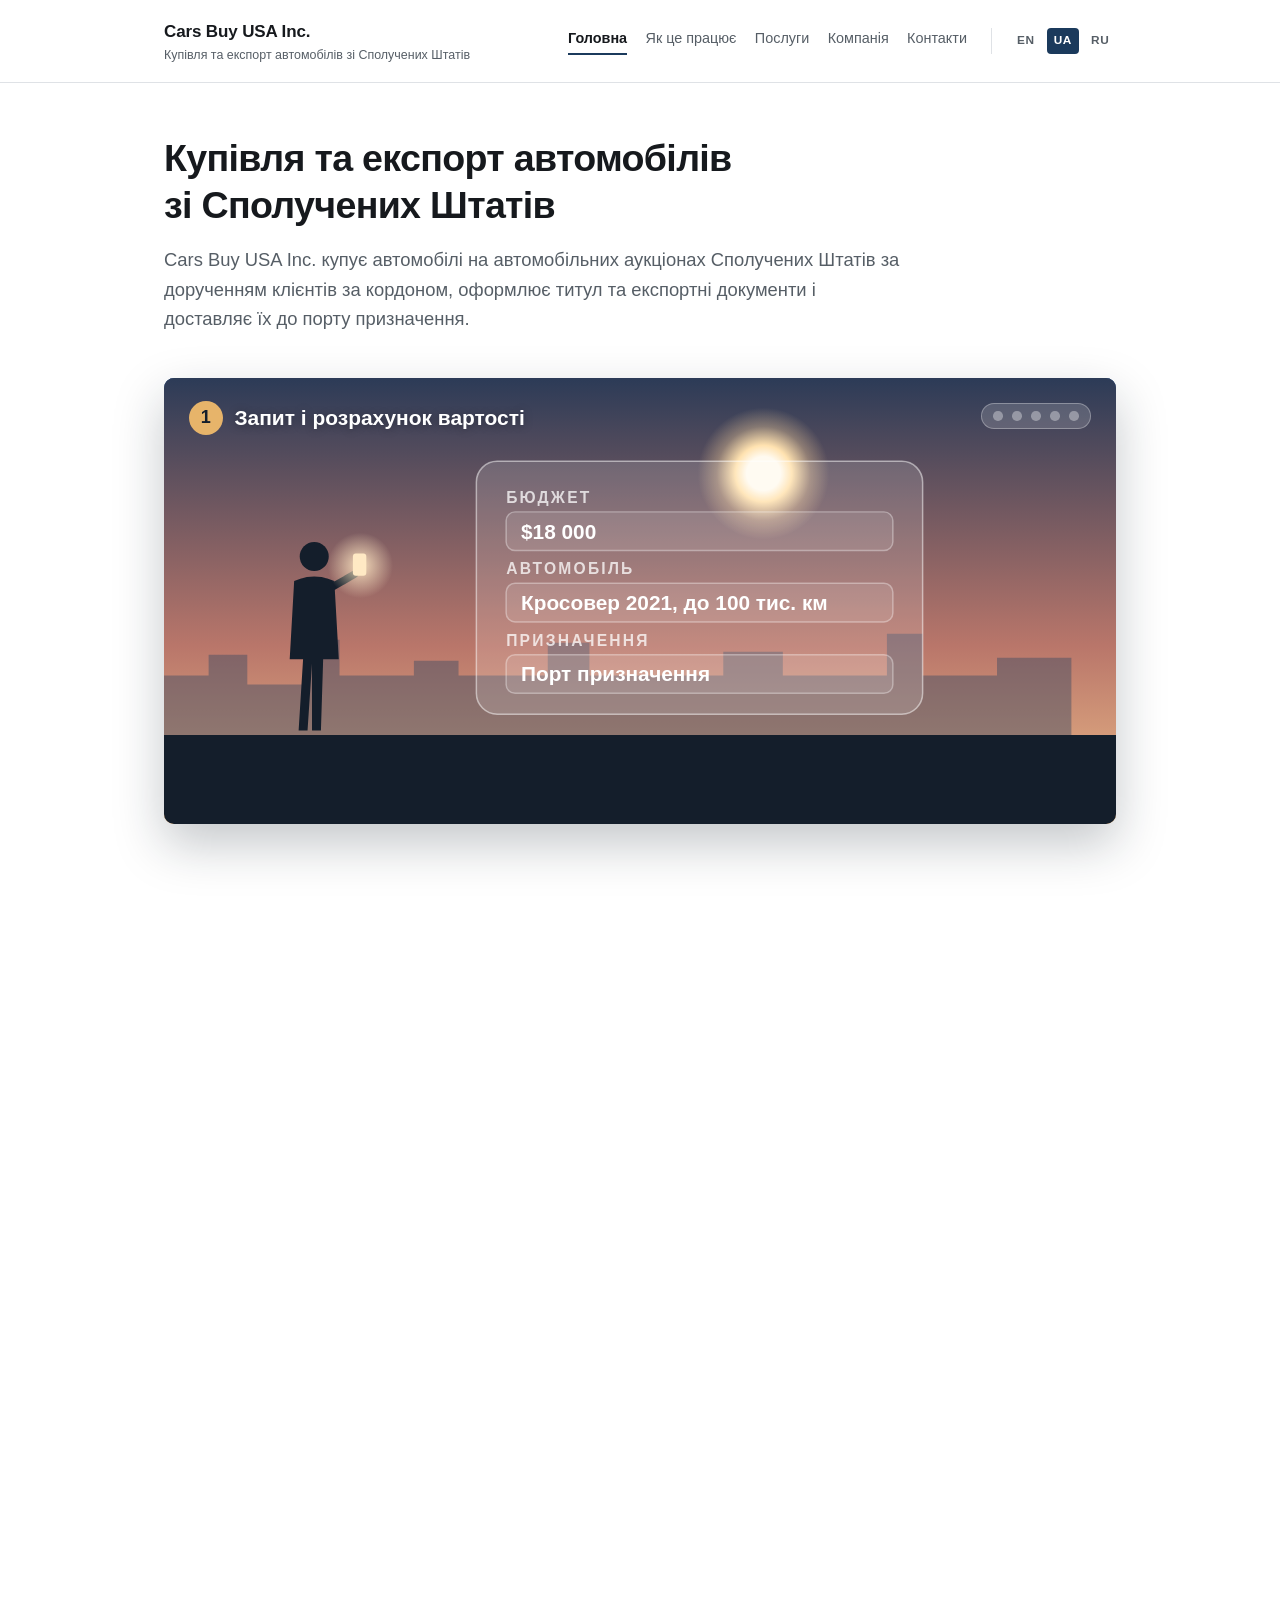
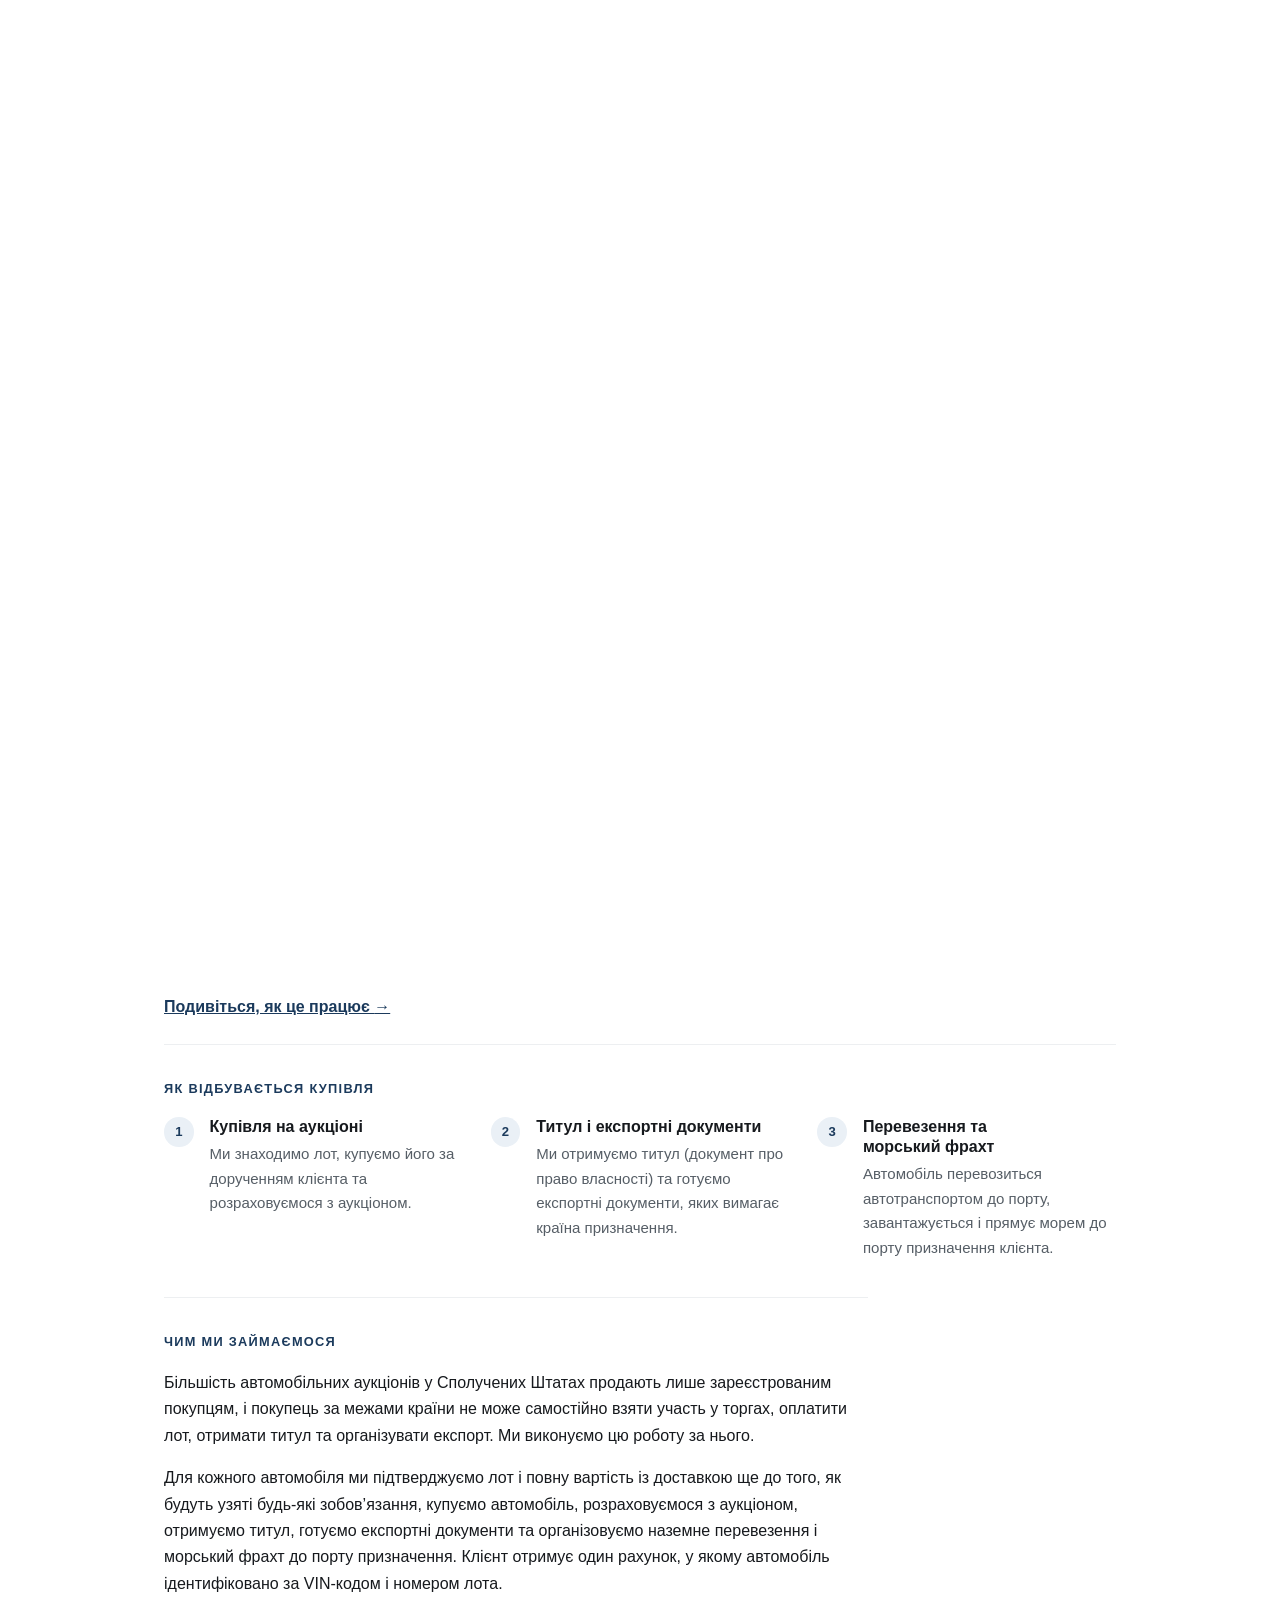
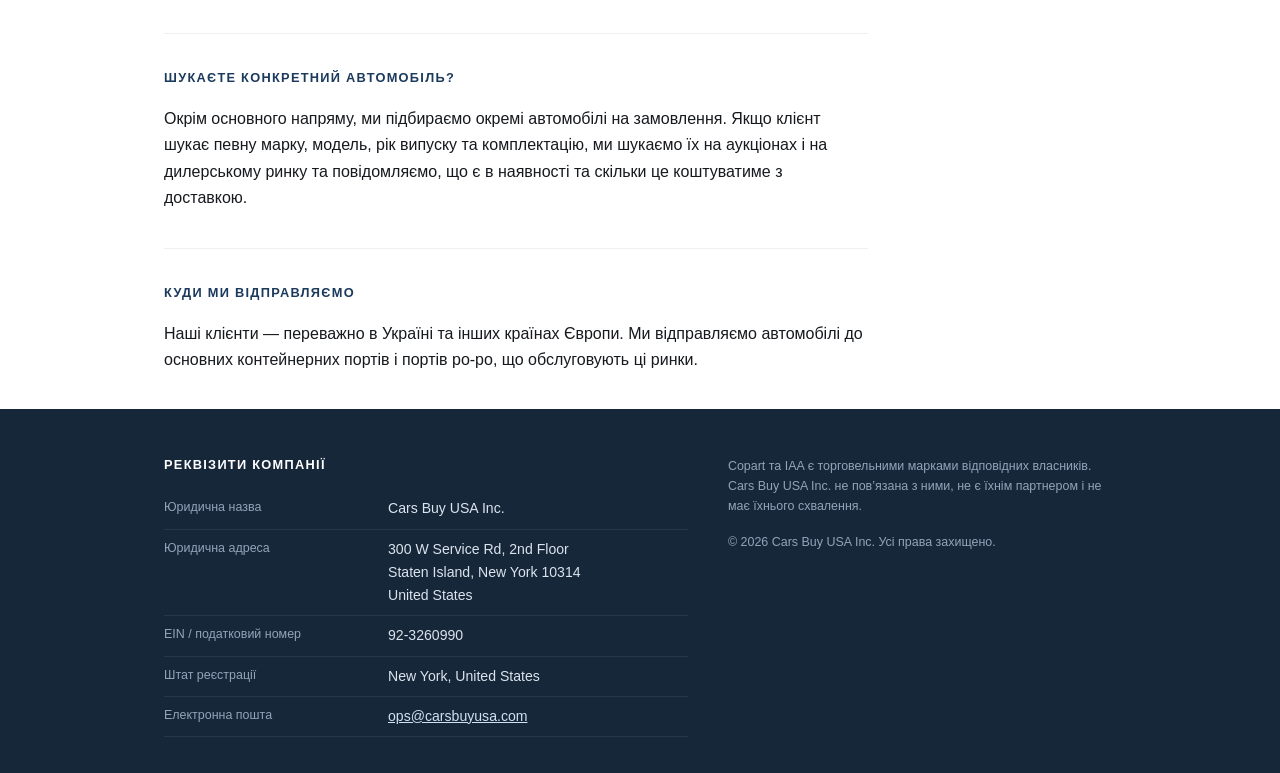
<file: docs/uk/index.html>
<!doctype html>
<html lang="uk">
<head>
  <meta charset="utf-8">
  <meta name="viewport" content="width=device-width, initial-scale=1">
  <title>Cars Buy USA Inc. — Купівля та експорт автомобілів зі Сполучених Штатів</title>
  <meta name="description" content="Cars Buy USA Inc. купує автомобілі на аукціонах США для клієнтів за кордоном, оформлює титул та експортні документи і доставляє їх до порту призначення.">
  <link rel="canonical" href="https://carsbuyusa.com/uk/">
  <link rel="alternate" hreflang="en" href="https://carsbuyusa.com/">
  <link rel="alternate" hreflang="uk" href="https://carsbuyusa.com/uk/">
  <link rel="alternate" hreflang="ru" href="https://carsbuyusa.com/ru/">
  <link rel="alternate" hreflang="x-default" href="https://carsbuyusa.com/">
  <link rel="stylesheet" href="/assets/site.css">
</head>
<body>
  <a class="skip" href="#main">Перейти до вмісту</a>
  <header>
    <div class="wrap header-inner">
      <a class="brand" href="/uk/">
        <span class="brand-name">Cars Buy USA Inc.</span>
        <span class="brand-tag">Купівля та експорт автомобілів зі Сполучених Штатів</span>
      </a>
      <nav class="nav" aria-label="Головна">
        <a href="/uk/" aria-current="page">Головна</a>
        <a href="/uk/how-it-works.html">Як це працює</a>
        <a href="/uk/services.html">Послуги</a>
        <a href="/uk/company.html">Компанія</a>
        <a href="/uk/contact.html">Контакти</a>
      </nav>
      <nav class="langs" aria-label="Мова">
        <a href="/" lang="en" hreflang="en" title="English">EN</a>
        <span aria-current="true">UA</span>
        <a href="/ru/" lang="ru" hreflang="ru" title="Русский">RU</a>
      </nav>
    </div>
  </header>

  <main id="main" class="wrap">
  <div class="hero">
    <h1>Купівля та експорт автомобілів зі Сполучених Штатів</h1>
    <p class="lead">Cars Buy USA Inc. купує автомобілі на автомобільних аукціонах Сполучених Штатів за дорученням клієнтів за кордоном, оформлює титул та експортні документи і доставляє їх до порту призначення.</p>
  </div>

  <section class="journey" aria-hidden="true">
  <svg width="0" height="0" class="j-defs" aria-hidden="true" focusable="false">
  <defs>
    <symbol id="j-car" viewBox="0 0 210 64" overflow="visible">
      <path d="M8 46 C8 39 13 35 22 34 L56 31 C70 21 88 14 106 13 L138 13 C153 13 166 20 178 29 L192 31 C199 32 202 37 202 43 L202 47 C202 49 200 50 198 50 L10 50 C9 50 8 49 8 47Z"/>
      <path d="M70 30 C80 22 92 18 106 18 L120 18 L120 30Z M125 18 L137 18 C148 18 158 23 168 30 L125 30Z" style="fill:var(--win,#2a3a52)"/>
      <circle cx="52" cy="50" r="13" style="fill:#0b121b"/><circle cx="164" cy="50" r="13" style="fill:#0b121b"/>
      <circle cx="52" cy="50" r="6" style="fill:var(--rim,#2a3a52)"/><circle cx="164" cy="50" r="6" style="fill:var(--rim,#2a3a52)"/>
    </symbol>
    <symbol id="j-person" viewBox="-14 -8 28 88" overflow="visible">
      <circle cx="0" cy="0" r="6.5"/>
      <path d="M-9 11 Q0 7 9 11 L11 46 L4 46 L3 78 L-1 78 L-1 48 L-3 78 L-7 78 L-5 46 L-11 46Z"/>
    </symbol>
    <linearGradient id="j-sea" x1="0" y1="0" x2="0" y2="1"><stop offset="0" stop-color="#5a6a82"/><stop offset="1" stop-color="#1e2b3d"/></linearGradient>
    <linearGradient id="j-beam" x1="0" y1="0" x2="0" y2="1"><stop offset="0" stop-color="#fff3d6" stop-opacity=".55"/><stop offset="1" stop-color="#fff3d6" stop-opacity=".05"/></linearGradient>
    <linearGradient id="j-head" x1="0" y1="0" x2="1" y2="0"><stop offset="0" stop-color="#ffe2b0" stop-opacity=".55"/><stop offset="1" stop-color="#ffe2b0" stop-opacity="0"/></linearGradient>
    <linearGradient id="j-spot" x1="0" y1="0" x2="0" y2="1"><stop offset="0" stop-color="#fff3d6" stop-opacity=".05"/><stop offset="1" stop-color="#fff3d6" stop-opacity=".5"/></linearGradient>
    <radialGradient id="j-glow"><stop offset="0" stop-color="#ffe9c4" stop-opacity=".9"/><stop offset="1" stop-color="#ffe9c4" stop-opacity="0"/></radialGradient>
  </defs>
</svg>
  <div class="j-sticky">
    <div class="j-stage">
      <div class="j-sky j-sky1"></div><div class="j-sky j-sky2 j-a"></div><div class="j-sky j-sky3 j-a"></div><div class="j-sky j-sky4 j-a"></div><div class="j-sky j-sky5 j-a"></div>
      <div class="j-sun j-a"></div>
      <div class="j-track j-a">
        <div class="j-panel">
          <svg viewBox="0 0 640 300">
            <path d="M0 240 V200 h30 v-14 h26 v20 h40 v-30 h22 v24 h50 v-10 h30 v10 h60 v-22 h28 v22 h90 v-16 h40 v16 h70 v-28 h24 v28 h50 v-12 h50 V240Z" fill="#3a4a63" opacity=".45"/>
            <rect x="0" y="240" width="640" height="60" fill="#141e2b"/>
            <use href="#j-person" x="80" y="108" width="42" height="132" fill="#141e2b"/>
            <path d="M114 140 L128 132" stroke="#141e2b" stroke-width="5" stroke-linecap="round"/>
            <circle cx="132" cy="126" r="22" fill="url(#j-glow)"/>
            <rect x="127" y="118" width="9" height="15" rx="2" fill="#ffe9c4"/>
            <rect x="210" y="56" width="300" height="170" rx="14" fill="#ffffff" fill-opacity=".14" stroke="#ffffff" stroke-opacity=".5"/>
            <g font-size="10.5" fill="#ffffff" fill-opacity=".75" font-weight="700" letter-spacing="1.5">
              <text x="230" y="84">БЮДЖЕТ</text><text x="230" y="132">АВТОМОБІЛЬ</text><text x="230" y="180">ПРИЗНАЧЕННЯ</text>
            </g>
            <g fill="#ffffff" fill-opacity=".1" stroke="#ffffff" stroke-opacity=".35"><rect x="230" y="90" width="260" height="26" rx="6"/><rect x="230" y="138" width="260" height="26" rx="6"/><rect x="230" y="186" width="260" height="26" rx="6"/></g>
            <g font-size="14" fill="#ffffff" font-weight="600">
              <text class="j-a j-ty1" x="240" y="108">$18 000</text><text class="j-a j-ty2" x="240" y="156">Кросовер 2021, до 100 тис. км</text><text class="j-a j-ty3" x="240" y="204">Порт призначення</text>
            </g>
            <path class="j-a j-plane" d="M505 214 l30 -12 l-11 27 l-5 -11z" fill="#e7b46a"/>
          </svg>
          <div class="j-cap"><b>1</b> Запит і розрахунок вартості</div>
        </div>
        <div class="j-panel">
          <svg viewBox="0 0 640 300">
            <path d="M150 240 V140 L230 108 L410 108 L490 140 V240Z" fill="#3a4a63" opacity=".55"/>
            <rect x="256" y="111" width="128" height="24" rx="3" fill="#141e2b"/>
            <text x="320" y="128" font-size="12" font-weight="800" fill="#ffe2b0" text-anchor="middle" letter-spacing="3">АУКЦІОН</text>
            <path class="j-a j-beam" d="M300 150 L340 150 L440 240 L200 240Z" fill="url(#j-beam)"/>
            <rect x="0" y="240" width="640" height="60" fill="#141e2b"/>
            <use href="#j-car" x="20" y="203" width="120" height="37" fill="#1e2b3d"/>
            <use href="#j-car" x="500" y="203" width="120" height="37" fill="#1e2b3d"/>
            <use href="#j-car" x="215" y="177" width="210" height="64" fill="#141e2b" style="--win:#3c5070;--rim:#5a6a82"/>
            <g class="j-a j-padl"><path d="M150 300 L156 190" stroke="#141e2b" stroke-width="7" stroke-linecap="round"/><circle cx="157" cy="172" r="20" fill="#2a3a52"/><text x="157" y="177" font-size="13" font-weight="700" text-anchor="middle" fill="#c9d3de">12</text></g>
            <g class="j-a j-padr"><path d="M490 300 L484 190" stroke="#141e2b" stroke-width="7" stroke-linecap="round"/><circle cx="483" cy="172" r="20" fill="#e7b46a"/><text x="483" y="177" font-size="13" font-weight="800" text-anchor="middle" fill="#141e2b">27</text></g>
            <g class="j-a j-sold">
              <circle cx="320" cy="161" r="60" fill="url(#j-glow)"/>
              <rect x="250" y="144" width="140" height="30" rx="6" fill="#e7b46a"/>
              <text x="320" y="165" font-size="16" font-weight="800" fill="#141e2b" text-anchor="middle" letter-spacing="1">ПРОДАНО ✓</text>
            </g>
          </svg>
          <div class="j-cap"><b>2</b> Купівля на аукціоні</div>
        </div>
        <div class="j-panel">
          <svg viewBox="0 0 640 300">
            <path d="M400 240 V150 L500 116 L600 150 V240Z M412 160 h176 v6 h-176Z" fill="#3a4a63" opacity=".5"/>
            <g fill="#3a4a63" opacity=".5"><rect x="420" y="170" width="10" height="70"/><rect x="450" y="170" width="10" height="70"/><rect x="480" y="170" width="10" height="70"/><rect x="510" y="170" width="10" height="70"/><rect x="540" y="170" width="10" height="70"/><rect x="570" y="170" width="10" height="70"/></g>
            <rect x="0" y="240" width="640" height="60" fill="#141e2b"/>
            <use href="#j-car" x="24" y="191" width="160" height="49" fill="#141e2b" style="--win:#3c5070;--rim:#5a6a82"/>
            <rect x="206" y="56" width="150" height="176" rx="5" fill="#141e2b" opacity=".25"/>
            <rect x="200" y="50" width="150" height="176" rx="5" fill="#fbf5ea"/>
            <text x="275" y="78" font-size="9.5" font-weight="800" fill="#1b3a5c" text-anchor="middle" letter-spacing=".5">ТИТУЛ</text>
            <g fill="#e6dccb"><rect x="216" y="92" width="118" height="7" rx="3"/><rect x="216" y="107" width="90" height="7" rx="3"/><rect x="216" y="122" width="106" height="7" rx="3"/></g>
            <g class="j-a j-doc2">
              <rect x="306" y="78" width="160" height="164" rx="5" fill="#141e2b" opacity=".25"/>
              <rect x="300" y="72" width="160" height="164" rx="5" fill="#fffaf2"/>
              <text x="380" y="98" font-size="9.5" font-weight="800" fill="#1b3a5c" text-anchor="middle" letter-spacing=".5">ЕКСПОРТНІ ДОКУМЕНТИ</text>
              <g fill="#e6dccb"><rect x="316" y="112" width="128" height="7" rx="3"/><rect x="316" y="127" width="94" height="7" rx="3"/><rect x="316" y="142" width="112" height="7" rx="3"/></g>
              <g class="j-a j-stamp"><rect x="322" y="168" width="116" height="38" rx="5" fill="none" stroke="#1b3a5c" stroke-width="4"/><text x="380" y="193" font-size="14" font-weight="800" fill="#1b3a5c" text-anchor="middle">ОФОРМЛЕНО</text></g>
            </g>
            <circle cx="530" cy="78" r="30" fill="url(#j-glow)"/>
            <path class="j-a j-tick" d="M515 78 l11 11 l21 -22" fill="none" stroke="#e7b46a" stroke-width="6" stroke-linecap="round" stroke-linejoin="round"/>
          </svg>
          <div class="j-cap"><b>3</b> Титул та експортні документи</div>
        </div>
        <div class="j-panel">
          <svg viewBox="0 0 640 300">
            <path d="M0 240 V214 h40 v-8 h60 v8 h80 v-12 h50 v12 h120 V240Z" fill="#3a4a63" opacity=".45"/>
            <g fill="#1f2c3e">
              <rect x="470" y="96" width="9" height="144"/><rect x="530" y="96" width="9" height="144"/><rect x="440" y="88" width="200" height="11"/><rect x="474" y="118" width="62" height="6"/>
              <rect x="590" y="70" width="8" height="170"/><rect x="560" y="64" width="80" height="9"/>
              <rect x="560" y="200" width="80" height="40"/><rect x="574" y="170" width="66" height="30" opacity=".85"/>
            </g>
            <rect x="0" y="240" width="640" height="60" fill="#141e2b"/>
            <line class="j-a j-road" x1="0" y1="268" x2="640" y2="268" stroke="#f3c98f" stroke-opacity=".55" stroke-width="3"/>
            <g class="j-a j-truck">
              <path d="M342 204 L440 190 L440 236 L342 228Z" fill="url(#j-head)"/>
              <rect x="120" y="214" width="172" height="9" fill="#0f1722"/>
              <path d="M292 232 V186 q0 -6 6 -6 h30 q8 0 12 8 l6 14 v30Z" fill="#0f1722"/>
              <rect x="306" y="188" width="22" height="13" rx="2" fill="#ffd9a0" opacity=".75"/>
              <g fill="#0b121b"><circle cx="142" cy="234" r="11"/><circle cx="272" cy="234" r="11"/><circle cx="324" cy="234" r="11"/></g>
              <use href="#j-car" x="130" y="168" width="150" height="46" fill="#22324a" style="--win:#3c5070;--rim:#5a6a82"/>
            </g>
          </svg>
          <div class="j-cap"><b>4</b> Наземне перевезення та завантаження</div>
        </div>
        <div class="j-panel">
          <svg viewBox="0 0 640 300">
            <rect x="0" y="232" width="272" height="68" fill="url(#j-sea)"/>
            <g fill="#ffe2b0"><rect x="70" y="272" width="120" height="2" opacity=".5"/><rect x="90" y="280" width="80" height="2" opacity=".38"/><rect x="105" y="288" width="50" height="2" opacity=".28"/></g>
            <rect x="262" y="212" width="378" height="88" fill="#141e2b"/>
            <g class="j-a j-ship">
              <path d="M8 212 L264 212 L244 262 L28 262Z" fill="#141e2b"/>
              <rect x="22" y="160" width="36" height="52" fill="#141e2b"/>
              <g fill="#ffd9a0" opacity=".7"><rect x="28" y="168" width="6" height="5"/><rect x="40" y="168" width="6" height="5"/><rect x="28" y="180" width="6" height="5"/></g>
              <g fill="#1e2b3d"><rect x="66" y="180" width="36" height="32"/><rect x="104" y="180" width="36" height="32"/><rect x="85" y="146" width="36" height="32"/></g>
              <use class="j-a j-ondeck" href="#j-car" x="143" y="181" width="105" height="32" fill="#2a3a52" style="--win:#4a5e7e;--rim:#5a6a82"/>
            </g>
            <g class="j-a j-spot">
              <path d="M306 0 L334 0 L392 213 L248 213Z" fill="url(#j-spot)"/>
              <ellipse cx="320" cy="213" rx="80" ry="8" fill="url(#j-glow)"/>
            </g>
            <use class="j-a j-rolloff" href="#j-car" x="268" y="181" width="105" height="32" fill="#2a3a52" style="--win:#4a5e7e;--rim:#5a6a82"/>
            <use href="#j-person" x="404" y="108" width="34" height="106" fill="#141e2b"/>
            <path class="j-a j-arms" d="M410 134 L401 108 M432 134 L441 108" stroke="#141e2b" stroke-width="4.5" stroke-linecap="round"/>
            <g class="j-a j-spark" fill="#e7b46a"><circle cx="391" cy="100" r="3.5"/><circle cx="453" cy="96" r="3.5"/><circle cx="385" cy="126" r="2.5"/><circle cx="423" cy="84" r="2.5"/></g>
          </svg>
          <div class="j-cap"><b>5</b> Морський фрахт і доставка</div>
        </div>
      </div>
      <div class="j-dots"><i class="j-a j-d1"></i><i class="j-a j-d2"></i><i class="j-a j-d3"></i><i class="j-a j-d4"></i><i class="j-a j-d5"></i></div>
    </div>
  </div>
  </section>
  <p class="j-more"><a href="/uk/how-it-works.html">Подивіться, як це працює <span aria-hidden="true">→</span></a></p>

  <section class="block">
    <h2>Як відбувається купівля</h2>
    <ol class="steps steps-row">
      <li>
        <span class="step-num" aria-hidden="true">1</span>
        <div>
          <h3>Купівля на аукціоні</h3>
          <p>Ми знаходимо лот, купуємо його за дорученням клієнта та розраховуємося з аукціоном.</p>
        </div>
      </li>
      <li>
        <span class="step-num" aria-hidden="true">2</span>
        <div>
          <h3>Титул і експортні документи</h3>
          <p>Ми отримуємо титул (документ про право власності) та готуємо експортні документи, яких вимагає країна призначення.</p>
        </div>
      </li>
      <li>
        <span class="step-num" aria-hidden="true">3</span>
        <div>
          <h3>Перевезення та морський фрахт</h3>
          <p>Автомобіль перевозиться автотранспортом до порту, завантажується і прямує морем до порту призначення клієнта.</p>
        </div>
      </li>
    </ol>
  </section>

  <section class="block prose">
    <h2>Чим ми займаємося</h2>
    <p>Більшість автомобільних аукціонів у Сполучених Штатах продають лише зареєстрованим покупцям, і покупець за межами країни не може самостійно взяти участь у торгах, оплатити лот, отримати титул та організувати експорт. Ми виконуємо цю роботу за нього.</p>
    <p>Для кожного автомобіля ми підтверджуємо лот і повну вартість із доставкою ще до того, як будуть узяті будь-які зобов’язання, купуємо автомобіль, розраховуємося з аукціоном, отримуємо титул, готуємо експортні документи та організовуємо наземне перевезення і морський фрахт до порту призначення. Клієнт отримує один рахунок, у якому автомобіль ідентифіковано за VIN-кодом і номером лота.</p>
  </section>

  <section class="block prose">
    <h2>Шукаєте конкретний автомобіль?</h2>
    <p>Окрім основного напряму, ми підбираємо окремі автомобілі на замовлення. Якщо клієнт шукає певну марку, модель, рік випуску та комплектацію, ми шукаємо їх на аукціонах і на дилерському ринку та повідомляємо, що є в наявності та скільки це коштуватиме з доставкою.</p>
  </section>

  <section class="block prose">
    <h2>Куди ми відправляємо</h2>
    <p>Наші клієнти — переважно в Україні та інших країнах Європи. Ми відправляємо автомобілі до основних контейнерних портів і портів ро-ро, що обслуговують ці ринки.</p>
  </section>
  </main>

  <footer>
    <div class="wrap footer-grid">
      <div>
        <h2>Реквізити компанії</h2>
        <dl class="facts facts-compact">
      <div class="fact">
        <dt>Юридична назва</dt>
        <dd>Cars Buy USA Inc.</dd>
      </div>
      <div class="fact">
        <dt>Юридична адреса</dt>
        <dd>300 W Service Rd, 2nd Floor<br>Staten Island, New York 10314<br>United States</dd>
      </div>
      <div class="fact">
        <dt>EIN / податковий номер</dt>
        <dd>92-3260990</dd>
      </div>
      <div class="fact">
        <dt>Штат реєстрації</dt>
        <dd>New York, United States</dd>
      </div>
      <div class="fact">
        <dt>Електронна пошта</dt>
        <dd><a href="mailto:ops@carsbuyusa.com">ops@carsbuyusa.com</a></dd>
      </div>
        </dl>
      </div>
      <div class="footer-notes">
        <p>Copart та IAA є торговельними марками відповідних власників. Cars Buy USA Inc. не пов’язана з ними, не є їхнім партнером і не має їхнього схвалення.</p>
        <p class="copyright">&copy; 2026 Cars Buy USA Inc. Усі права захищено.</p>
      </div>
    </div>
  </footer>
</body>
</html>
</file>
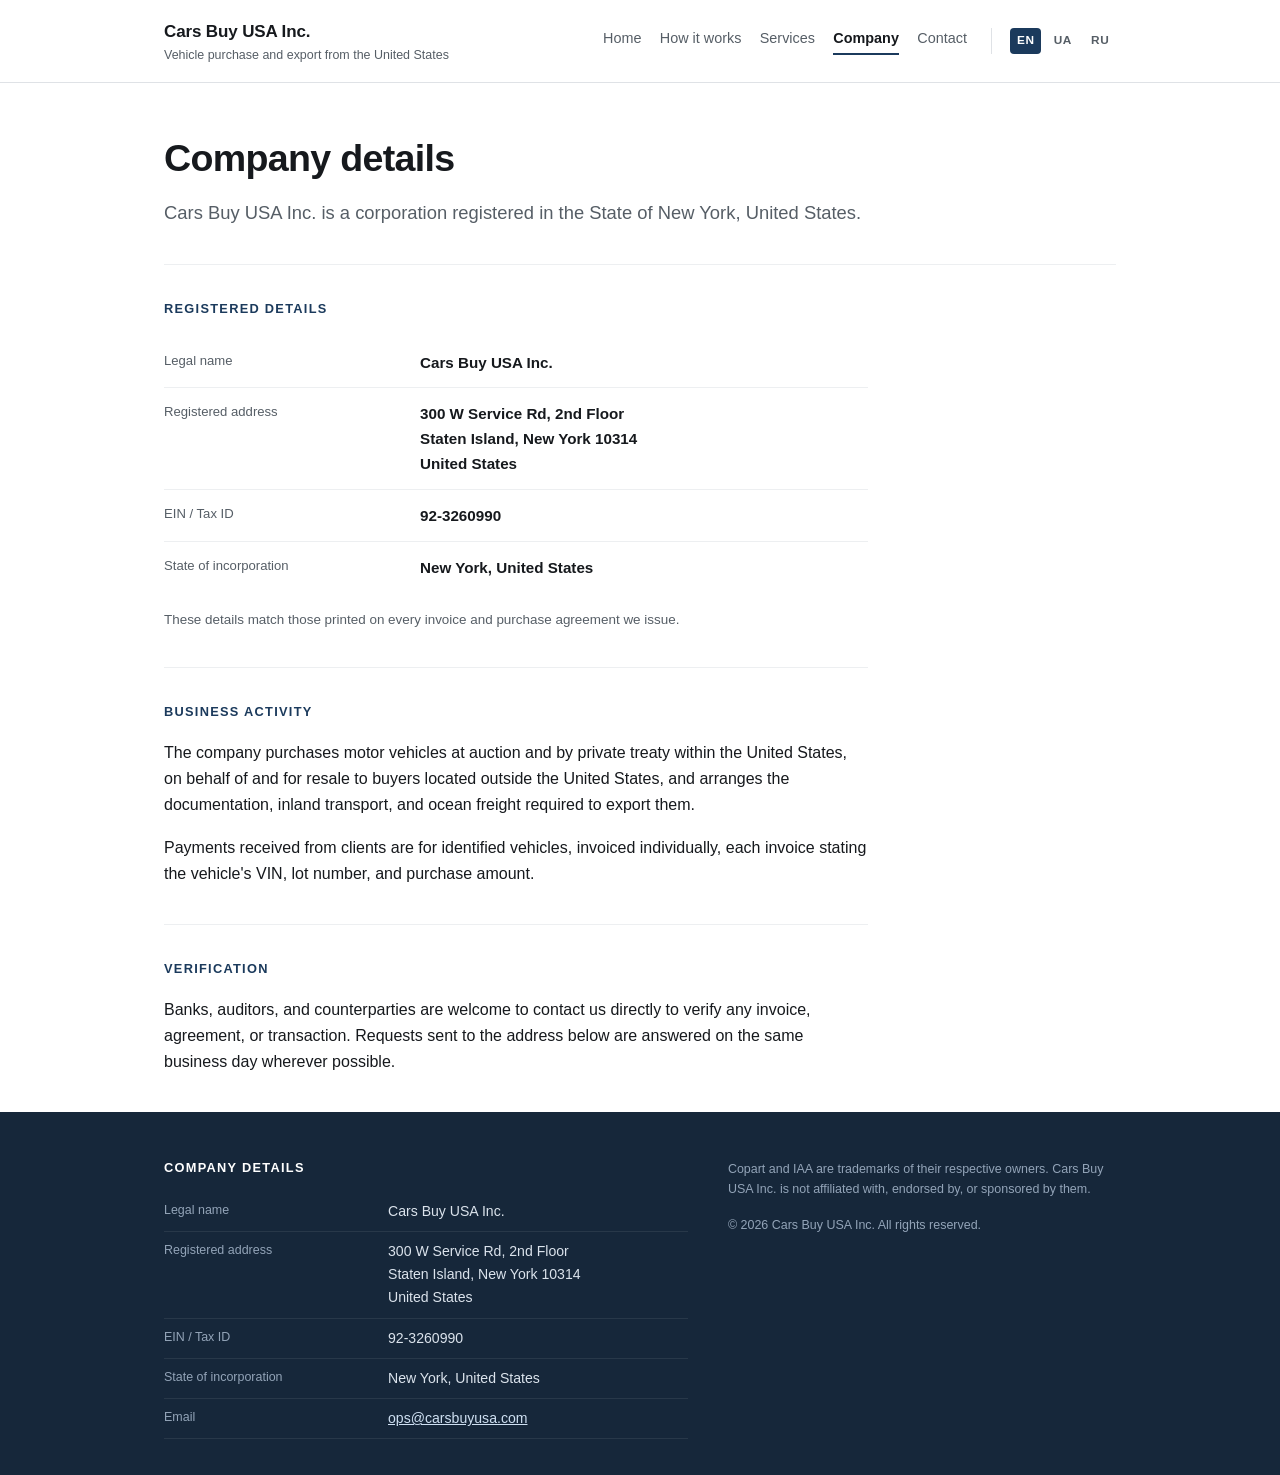
<file: docs/company.html>
<!doctype html>
<html lang="en">
<head>
  <meta charset="utf-8">
  <meta name="viewport" content="width=device-width, initial-scale=1">
  <title>Company details — Cars Buy USA Inc.</title>
  <meta name="description" content="Registered details of Cars Buy USA Inc., a corporation registered in the State of New York, United States.">
  <link rel="canonical" href="https://carsbuyusa.com/company.html">
  <link rel="alternate" hreflang="en" href="https://carsbuyusa.com/company.html">
  <link rel="alternate" hreflang="uk" href="https://carsbuyusa.com/uk/company.html">
  <link rel="alternate" hreflang="ru" href="https://carsbuyusa.com/ru/company.html">
  <link rel="alternate" hreflang="x-default" href="https://carsbuyusa.com/company.html">
  <link rel="stylesheet" href="/assets/site.css">
</head>
<body>
  <a class="skip" href="#main">Skip to content</a>
  <header>
    <div class="wrap header-inner">
      <a class="brand" href="/">
        <span class="brand-name">Cars Buy USA Inc.</span>
        <span class="brand-tag">Vehicle purchase and export from the United States</span>
      </a>
      <nav class="nav" aria-label="Home">
        <a href="/">Home</a>
        <a href="/how-it-works.html">How it works</a>
        <a href="/services.html">Services</a>
        <a href="/company.html" aria-current="page">Company</a>
        <a href="/contact.html">Contact</a>
      </nav>
      <nav class="langs" aria-label="Language">
        <span aria-current="true">EN</span>
        <a href="/uk/company.html" lang="uk" hreflang="uk" title="Українська">UA</a>
        <a href="/ru/company.html" lang="ru" hreflang="ru" title="Русский">RU</a>
      </nav>
    </div>
  </header>

  <main id="main" class="wrap">
  <div class="hero">
    <h1>Company details</h1>
    <p class="lead">Cars Buy USA Inc. is a corporation registered in the State of New York, United States.</p>
  </div>

  <section class="block">
    <h2>Registered details</h2>
    <dl class="facts">
      <div class="fact">
        <dt>Legal name</dt>
        <dd>Cars Buy USA Inc.</dd>
      </div>
      <div class="fact">
        <dt>Registered address</dt>
        <dd>300 W Service Rd, 2nd Floor<br>Staten Island, New York 10314<br>United States</dd>
      </div>
      <div class="fact">
        <dt>EIN / Tax ID</dt>
        <dd>92-3260990</dd>
      </div>
      <div class="fact">
        <dt>State of incorporation</dt>
        <dd>New York, United States</dd>
      </div>
    </dl>
    <p class="note">These details match those printed on every invoice and purchase agreement we issue.</p>
  </section>

  <section class="block prose">
    <h2>Business activity</h2>
    <p>The company purchases motor vehicles at auction and by private treaty within the United States, on behalf of and for resale to buyers located outside the United States, and arranges the documentation, inland transport, and ocean freight required to export them.</p>
    <p>Payments received from clients are for identified vehicles, invoiced individually, each invoice stating the vehicle&#x27;s VIN, lot number, and purchase amount.</p>
  </section>

  <section class="block prose">
    <h2>Verification</h2>
    <p>Banks, auditors, and counterparties are welcome to contact us directly to verify any invoice, agreement, or transaction. Requests sent to the address below are answered on the same business day wherever possible.</p>
  </section>
  </main>

  <footer>
    <div class="wrap footer-grid">
      <div>
        <h2>Company details</h2>
        <dl class="facts facts-compact">
      <div class="fact">
        <dt>Legal name</dt>
        <dd>Cars Buy USA Inc.</dd>
      </div>
      <div class="fact">
        <dt>Registered address</dt>
        <dd>300 W Service Rd, 2nd Floor<br>Staten Island, New York 10314<br>United States</dd>
      </div>
      <div class="fact">
        <dt>EIN / Tax ID</dt>
        <dd>92-3260990</dd>
      </div>
      <div class="fact">
        <dt>State of incorporation</dt>
        <dd>New York, United States</dd>
      </div>
      <div class="fact">
        <dt>Email</dt>
        <dd><a href="mailto:ops@carsbuyusa.com">ops@carsbuyusa.com</a></dd>
      </div>
        </dl>
      </div>
      <div class="footer-notes">
        <p>Copart and IAA are trademarks of their respective owners. Cars Buy USA Inc. is not affiliated with, endorsed by, or sponsored by them.</p>
        <p class="copyright">&copy; 2026 Cars Buy USA Inc. All rights reserved.</p>
      </div>
    </div>
  </footer>
</body>
</html>
</file>
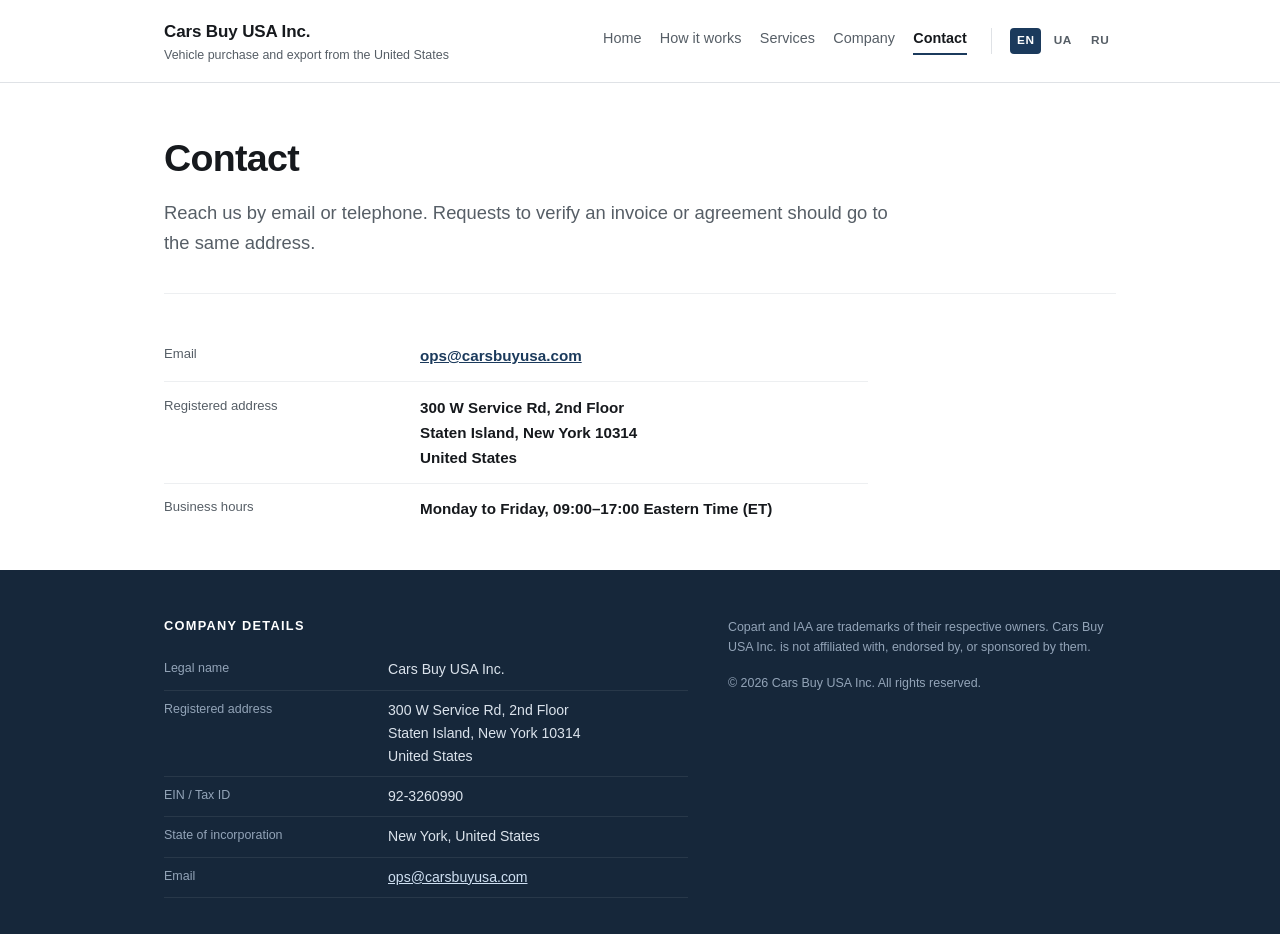
<file: docs/contact.html>
<!doctype html>
<html lang="en">
<head>
  <meta charset="utf-8">
  <meta name="viewport" content="width=device-width, initial-scale=1">
  <title>Contact — Cars Buy USA Inc.</title>
  <meta name="description" content="Contact details for Cars Buy USA Inc., Staten Island, New York.">
  <link rel="canonical" href="https://carsbuyusa.com/contact.html">
  <link rel="alternate" hreflang="en" href="https://carsbuyusa.com/contact.html">
  <link rel="alternate" hreflang="uk" href="https://carsbuyusa.com/uk/contact.html">
  <link rel="alternate" hreflang="ru" href="https://carsbuyusa.com/ru/contact.html">
  <link rel="alternate" hreflang="x-default" href="https://carsbuyusa.com/contact.html">
  <link rel="stylesheet" href="/assets/site.css">
</head>
<body>
  <a class="skip" href="#main">Skip to content</a>
  <header>
    <div class="wrap header-inner">
      <a class="brand" href="/">
        <span class="brand-name">Cars Buy USA Inc.</span>
        <span class="brand-tag">Vehicle purchase and export from the United States</span>
      </a>
      <nav class="nav" aria-label="Home">
        <a href="/">Home</a>
        <a href="/how-it-works.html">How it works</a>
        <a href="/services.html">Services</a>
        <a href="/company.html">Company</a>
        <a href="/contact.html" aria-current="page">Contact</a>
      </nav>
      <nav class="langs" aria-label="Language">
        <span aria-current="true">EN</span>
        <a href="/uk/contact.html" lang="uk" hreflang="uk" title="Українська">UA</a>
        <a href="/ru/contact.html" lang="ru" hreflang="ru" title="Русский">RU</a>
      </nav>
    </div>
  </header>

  <main id="main" class="wrap">
  <div class="hero">
    <h1>Contact</h1>
    <p class="lead">Reach us by email or telephone. Requests to verify an invoice or agreement should go to the same address.</p>
  </div>

  <section class="block">
    <dl class="facts">
      <div class="fact">
        <dt>Email</dt>
        <dd><a href="mailto:ops@carsbuyusa.com">ops@carsbuyusa.com</a></dd>
      </div>
      <div class="fact">
        <dt>Registered address</dt>
        <dd>300 W Service Rd, 2nd Floor<br>Staten Island, New York 10314<br>United States</dd>
      </div>
      <div class="fact">
        <dt>Business hours</dt>
        <dd>Monday to Friday, 09:00–17:00 Eastern Time (ET)</dd>
      </div>
    </dl>
  </section>
  </main>

  <footer>
    <div class="wrap footer-grid">
      <div>
        <h2>Company details</h2>
        <dl class="facts facts-compact">
      <div class="fact">
        <dt>Legal name</dt>
        <dd>Cars Buy USA Inc.</dd>
      </div>
      <div class="fact">
        <dt>Registered address</dt>
        <dd>300 W Service Rd, 2nd Floor<br>Staten Island, New York 10314<br>United States</dd>
      </div>
      <div class="fact">
        <dt>EIN / Tax ID</dt>
        <dd>92-3260990</dd>
      </div>
      <div class="fact">
        <dt>State of incorporation</dt>
        <dd>New York, United States</dd>
      </div>
      <div class="fact">
        <dt>Email</dt>
        <dd><a href="mailto:ops@carsbuyusa.com">ops@carsbuyusa.com</a></dd>
      </div>
        </dl>
      </div>
      <div class="footer-notes">
        <p>Copart and IAA are trademarks of their respective owners. Cars Buy USA Inc. is not affiliated with, endorsed by, or sponsored by them.</p>
        <p class="copyright">&copy; 2026 Cars Buy USA Inc. All rights reserved.</p>
      </div>
    </div>
  </footer>
</body>
</html>
</file>
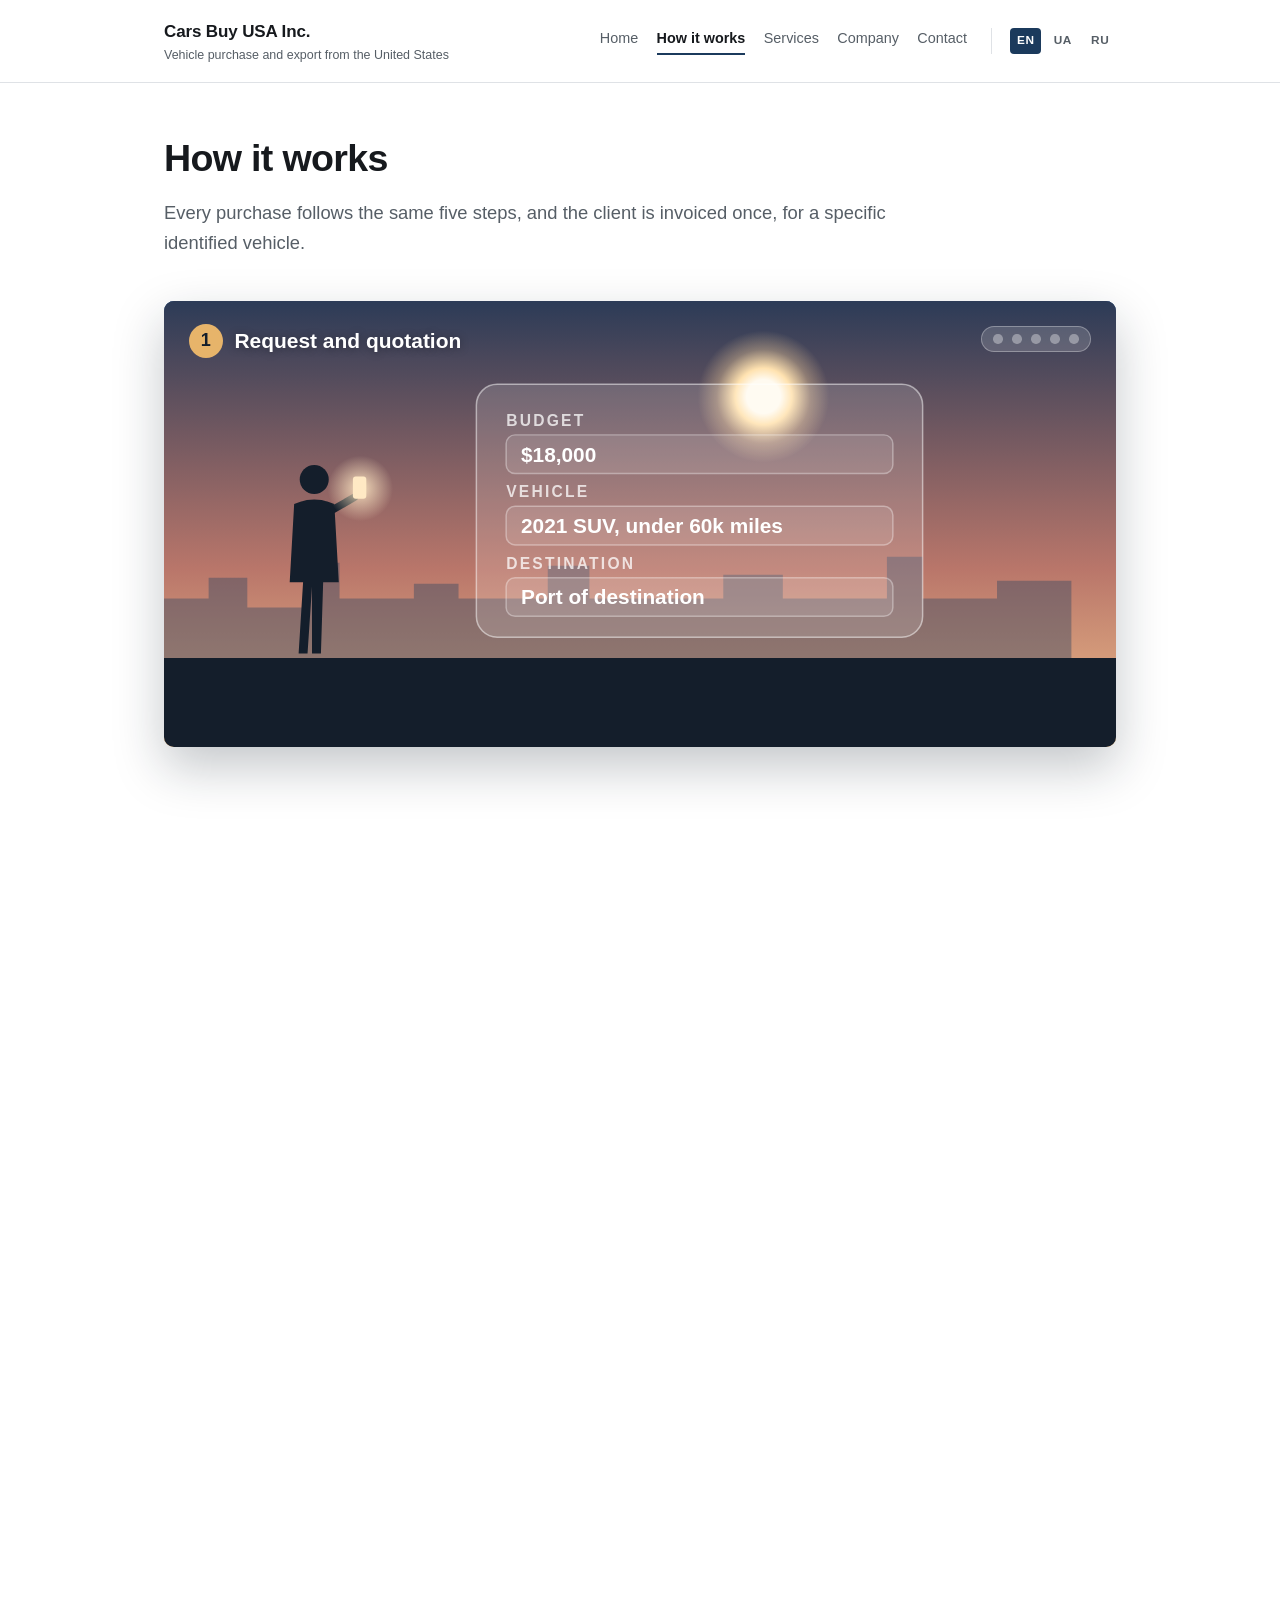
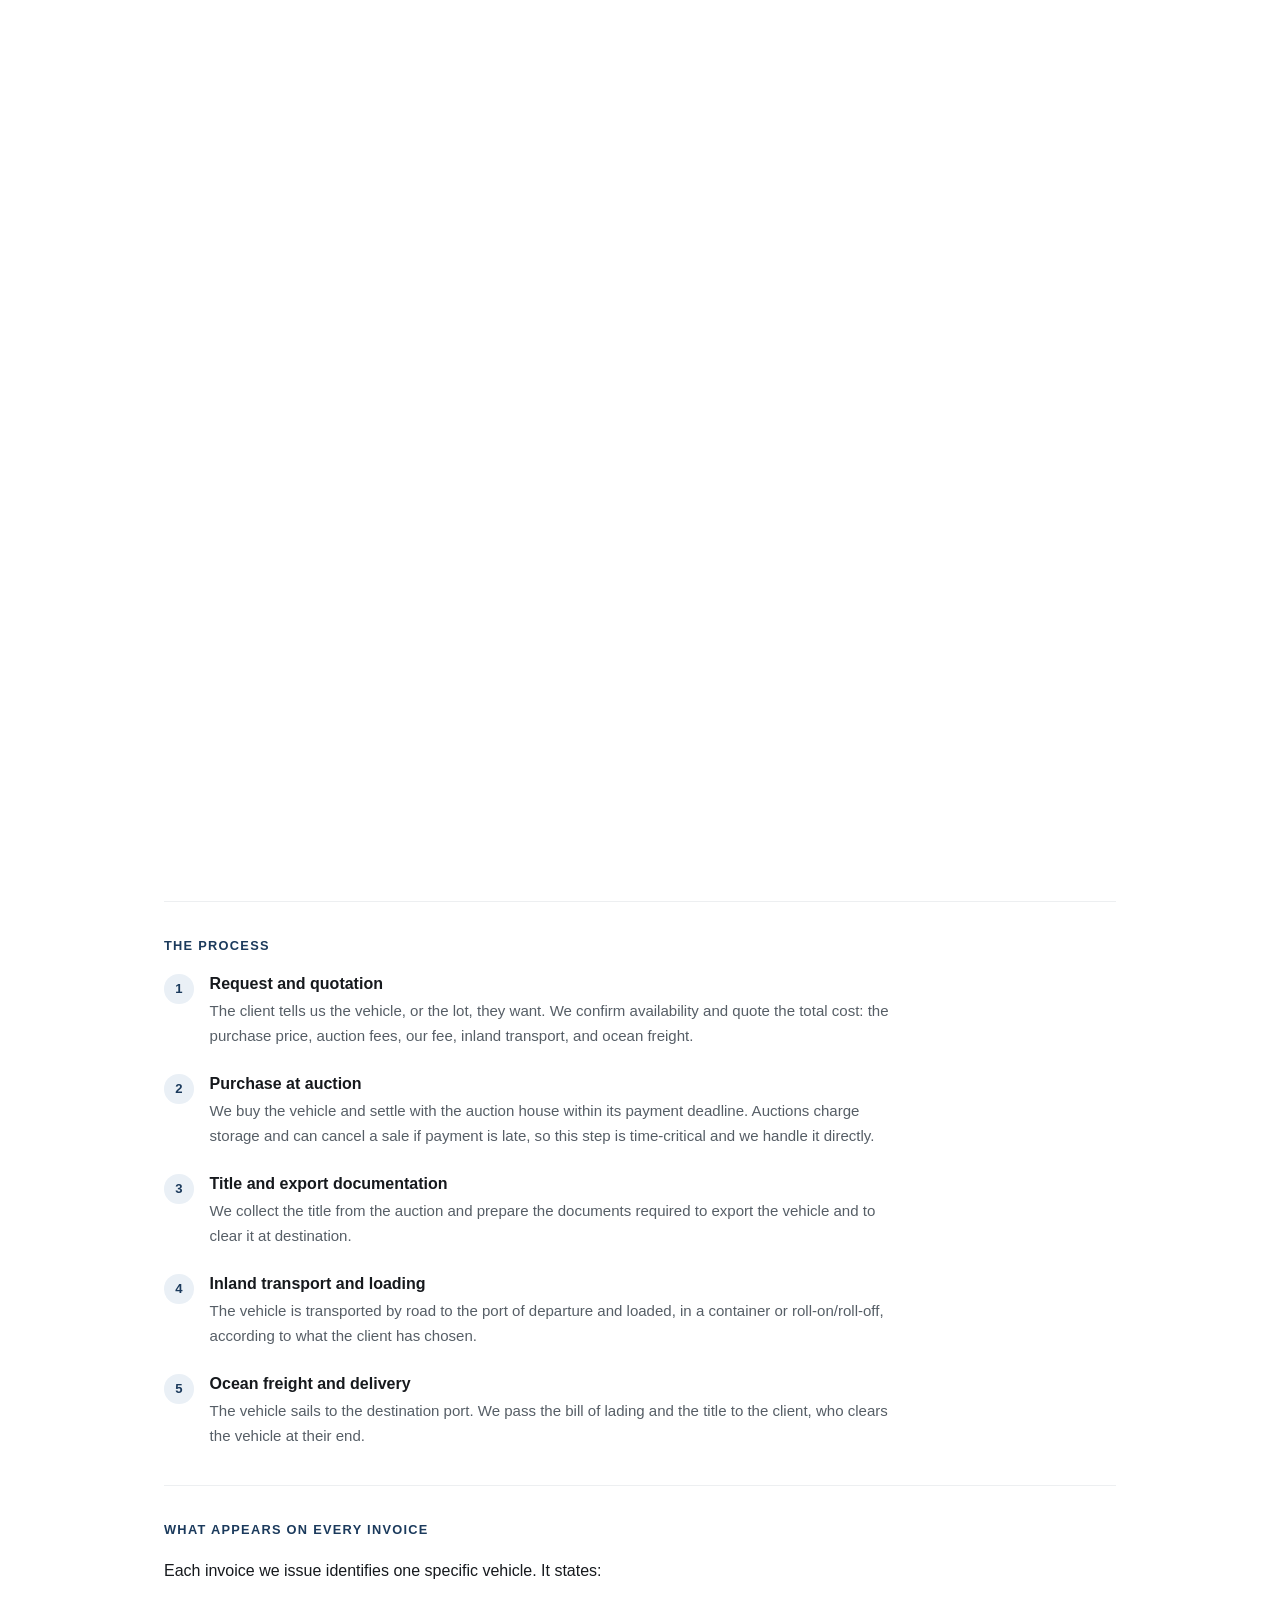
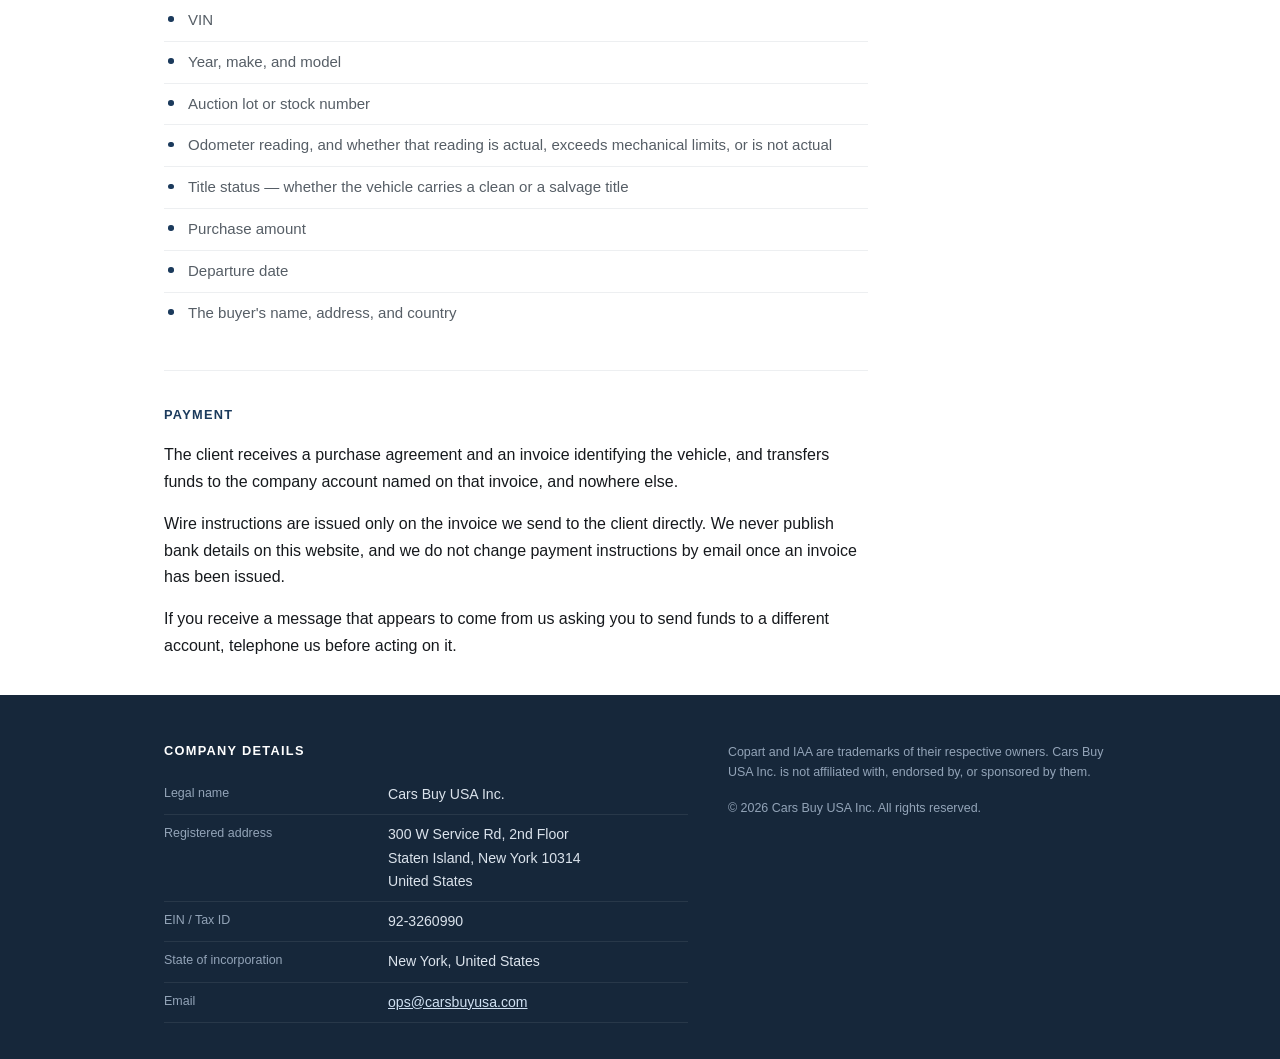
<file: docs/how-it-works.html>
<!doctype html>
<html lang="en">
<head>
  <meta charset="utf-8">
  <meta name="viewport" content="width=device-width, initial-scale=1">
  <title>How it works — Cars Buy USA Inc.</title>
  <meta name="description" content="The five steps of a vehicle purchase and export, from quotation to delivery at the destination port, and what appears on every invoice.">
  <link rel="canonical" href="https://carsbuyusa.com/how-it-works.html">
  <link rel="alternate" hreflang="en" href="https://carsbuyusa.com/how-it-works.html">
  <link rel="alternate" hreflang="uk" href="https://carsbuyusa.com/uk/how-it-works.html">
  <link rel="alternate" hreflang="ru" href="https://carsbuyusa.com/ru/how-it-works.html">
  <link rel="alternate" hreflang="x-default" href="https://carsbuyusa.com/how-it-works.html">
  <link rel="stylesheet" href="/assets/site.css">
</head>
<body>
  <a class="skip" href="#main">Skip to content</a>
  <header>
    <div class="wrap header-inner">
      <a class="brand" href="/">
        <span class="brand-name">Cars Buy USA Inc.</span>
        <span class="brand-tag">Vehicle purchase and export from the United States</span>
      </a>
      <nav class="nav" aria-label="Home">
        <a href="/">Home</a>
        <a href="/how-it-works.html" aria-current="page">How it works</a>
        <a href="/services.html">Services</a>
        <a href="/company.html">Company</a>
        <a href="/contact.html">Contact</a>
      </nav>
      <nav class="langs" aria-label="Language">
        <span aria-current="true">EN</span>
        <a href="/uk/how-it-works.html" lang="uk" hreflang="uk" title="Українська">UA</a>
        <a href="/ru/how-it-works.html" lang="ru" hreflang="ru" title="Русский">RU</a>
      </nav>
    </div>
  </header>

  <main id="main" class="wrap">
  <div class="hero">
    <h1>How it works</h1>
    <p class="lead">Every purchase follows the same five steps, and the client is invoiced once, for a specific identified vehicle.</p>
  </div>

  <section class="journey" aria-hidden="true">
  <svg width="0" height="0" class="j-defs" aria-hidden="true" focusable="false">
  <defs>
    <symbol id="j-car" viewBox="0 0 210 64" overflow="visible">
      <path d="M8 46 C8 39 13 35 22 34 L56 31 C70 21 88 14 106 13 L138 13 C153 13 166 20 178 29 L192 31 C199 32 202 37 202 43 L202 47 C202 49 200 50 198 50 L10 50 C9 50 8 49 8 47Z"/>
      <path d="M70 30 C80 22 92 18 106 18 L120 18 L120 30Z M125 18 L137 18 C148 18 158 23 168 30 L125 30Z" style="fill:var(--win,#2a3a52)"/>
      <circle cx="52" cy="50" r="13" style="fill:#0b121b"/><circle cx="164" cy="50" r="13" style="fill:#0b121b"/>
      <circle cx="52" cy="50" r="6" style="fill:var(--rim,#2a3a52)"/><circle cx="164" cy="50" r="6" style="fill:var(--rim,#2a3a52)"/>
    </symbol>
    <symbol id="j-person" viewBox="-14 -8 28 88" overflow="visible">
      <circle cx="0" cy="0" r="6.5"/>
      <path d="M-9 11 Q0 7 9 11 L11 46 L4 46 L3 78 L-1 78 L-1 48 L-3 78 L-7 78 L-5 46 L-11 46Z"/>
    </symbol>
    <linearGradient id="j-sea" x1="0" y1="0" x2="0" y2="1"><stop offset="0" stop-color="#5a6a82"/><stop offset="1" stop-color="#1e2b3d"/></linearGradient>
    <linearGradient id="j-beam" x1="0" y1="0" x2="0" y2="1"><stop offset="0" stop-color="#fff3d6" stop-opacity=".55"/><stop offset="1" stop-color="#fff3d6" stop-opacity=".05"/></linearGradient>
    <linearGradient id="j-head" x1="0" y1="0" x2="1" y2="0"><stop offset="0" stop-color="#ffe2b0" stop-opacity=".55"/><stop offset="1" stop-color="#ffe2b0" stop-opacity="0"/></linearGradient>
    <linearGradient id="j-spot" x1="0" y1="0" x2="0" y2="1"><stop offset="0" stop-color="#fff3d6" stop-opacity=".05"/><stop offset="1" stop-color="#fff3d6" stop-opacity=".5"/></linearGradient>
    <radialGradient id="j-glow"><stop offset="0" stop-color="#ffe9c4" stop-opacity=".9"/><stop offset="1" stop-color="#ffe9c4" stop-opacity="0"/></radialGradient>
  </defs>
</svg>
  <div class="j-sticky">
    <div class="j-stage">
      <div class="j-sky j-sky1"></div><div class="j-sky j-sky2 j-a"></div><div class="j-sky j-sky3 j-a"></div><div class="j-sky j-sky4 j-a"></div><div class="j-sky j-sky5 j-a"></div>
      <div class="j-sun j-a"></div>
      <div class="j-track j-a">
        <div class="j-panel">
          <svg viewBox="0 0 640 300">
            <path d="M0 240 V200 h30 v-14 h26 v20 h40 v-30 h22 v24 h50 v-10 h30 v10 h60 v-22 h28 v22 h90 v-16 h40 v16 h70 v-28 h24 v28 h50 v-12 h50 V240Z" fill="#3a4a63" opacity=".45"/>
            <rect x="0" y="240" width="640" height="60" fill="#141e2b"/>
            <use href="#j-person" x="80" y="108" width="42" height="132" fill="#141e2b"/>
            <path d="M114 140 L128 132" stroke="#141e2b" stroke-width="5" stroke-linecap="round"/>
            <circle cx="132" cy="126" r="22" fill="url(#j-glow)"/>
            <rect x="127" y="118" width="9" height="15" rx="2" fill="#ffe9c4"/>
            <rect x="210" y="56" width="300" height="170" rx="14" fill="#ffffff" fill-opacity=".14" stroke="#ffffff" stroke-opacity=".5"/>
            <g font-size="10.5" fill="#ffffff" fill-opacity=".75" font-weight="700" letter-spacing="1.5">
              <text x="230" y="84">BUDGET</text><text x="230" y="132">VEHICLE</text><text x="230" y="180">DESTINATION</text>
            </g>
            <g fill="#ffffff" fill-opacity=".1" stroke="#ffffff" stroke-opacity=".35"><rect x="230" y="90" width="260" height="26" rx="6"/><rect x="230" y="138" width="260" height="26" rx="6"/><rect x="230" y="186" width="260" height="26" rx="6"/></g>
            <g font-size="14" fill="#ffffff" font-weight="600">
              <text class="j-a j-ty1" x="240" y="108">$18,000</text><text class="j-a j-ty2" x="240" y="156">2021 SUV, under 60k miles</text><text class="j-a j-ty3" x="240" y="204">Port of destination</text>
            </g>
            <path class="j-a j-plane" d="M505 214 l30 -12 l-11 27 l-5 -11z" fill="#e7b46a"/>
          </svg>
          <div class="j-cap"><b>1</b> Request and quotation</div>
        </div>
        <div class="j-panel">
          <svg viewBox="0 0 640 300">
            <path d="M150 240 V140 L230 108 L410 108 L490 140 V240Z" fill="#3a4a63" opacity=".55"/>
            <rect x="256" y="111" width="128" height="24" rx="3" fill="#141e2b"/>
            <text x="320" y="128" font-size="12" font-weight="800" fill="#ffe2b0" text-anchor="middle" letter-spacing="3">AUCTION</text>
            <path class="j-a j-beam" d="M300 150 L340 150 L440 240 L200 240Z" fill="url(#j-beam)"/>
            <rect x="0" y="240" width="640" height="60" fill="#141e2b"/>
            <use href="#j-car" x="20" y="203" width="120" height="37" fill="#1e2b3d"/>
            <use href="#j-car" x="500" y="203" width="120" height="37" fill="#1e2b3d"/>
            <use href="#j-car" x="215" y="177" width="210" height="64" fill="#141e2b" style="--win:#3c5070;--rim:#5a6a82"/>
            <g class="j-a j-padl"><path d="M150 300 L156 190" stroke="#141e2b" stroke-width="7" stroke-linecap="round"/><circle cx="157" cy="172" r="20" fill="#2a3a52"/><text x="157" y="177" font-size="13" font-weight="700" text-anchor="middle" fill="#c9d3de">12</text></g>
            <g class="j-a j-padr"><path d="M490 300 L484 190" stroke="#141e2b" stroke-width="7" stroke-linecap="round"/><circle cx="483" cy="172" r="20" fill="#e7b46a"/><text x="483" y="177" font-size="13" font-weight="800" text-anchor="middle" fill="#141e2b">27</text></g>
            <g class="j-a j-sold">
              <circle cx="320" cy="161" r="60" fill="url(#j-glow)"/>
              <rect x="250" y="144" width="140" height="30" rx="6" fill="#e7b46a"/>
              <text x="320" y="165" font-size="16" font-weight="800" fill="#141e2b" text-anchor="middle" letter-spacing="1">SOLD ✓</text>
            </g>
          </svg>
          <div class="j-cap"><b>2</b> Purchase at auction</div>
        </div>
        <div class="j-panel">
          <svg viewBox="0 0 640 300">
            <path d="M400 240 V150 L500 116 L600 150 V240Z M412 160 h176 v6 h-176Z" fill="#3a4a63" opacity=".5"/>
            <g fill="#3a4a63" opacity=".5"><rect x="420" y="170" width="10" height="70"/><rect x="450" y="170" width="10" height="70"/><rect x="480" y="170" width="10" height="70"/><rect x="510" y="170" width="10" height="70"/><rect x="540" y="170" width="10" height="70"/><rect x="570" y="170" width="10" height="70"/></g>
            <rect x="0" y="240" width="640" height="60" fill="#141e2b"/>
            <use href="#j-car" x="24" y="191" width="160" height="49" fill="#141e2b" style="--win:#3c5070;--rim:#5a6a82"/>
            <rect x="206" y="56" width="150" height="176" rx="5" fill="#141e2b" opacity=".25"/>
            <rect x="200" y="50" width="150" height="176" rx="5" fill="#fbf5ea"/>
            <text x="275" y="78" font-size="9.5" font-weight="800" fill="#1b3a5c" text-anchor="middle" letter-spacing=".5">CERTIFICATE OF TITLE</text>
            <g fill="#e6dccb"><rect x="216" y="92" width="118" height="7" rx="3"/><rect x="216" y="107" width="90" height="7" rx="3"/><rect x="216" y="122" width="106" height="7" rx="3"/></g>
            <g class="j-a j-doc2">
              <rect x="306" y="78" width="160" height="164" rx="5" fill="#141e2b" opacity=".25"/>
              <rect x="300" y="72" width="160" height="164" rx="5" fill="#fffaf2"/>
              <text x="380" y="98" font-size="9.5" font-weight="800" fill="#1b3a5c" text-anchor="middle" letter-spacing=".5">EXPORT DOCUMENTS</text>
              <g fill="#e6dccb"><rect x="316" y="112" width="128" height="7" rx="3"/><rect x="316" y="127" width="94" height="7" rx="3"/><rect x="316" y="142" width="112" height="7" rx="3"/></g>
              <g class="j-a j-stamp"><rect x="322" y="168" width="116" height="38" rx="5" fill="none" stroke="#1b3a5c" stroke-width="4"/><text x="380" y="193" font-size="14" font-weight="800" fill="#1b3a5c" text-anchor="middle">CLEARED</text></g>
            </g>
            <circle cx="530" cy="78" r="30" fill="url(#j-glow)"/>
            <path class="j-a j-tick" d="M515 78 l11 11 l21 -22" fill="none" stroke="#e7b46a" stroke-width="6" stroke-linecap="round" stroke-linejoin="round"/>
          </svg>
          <div class="j-cap"><b>3</b> Title and export documentation</div>
        </div>
        <div class="j-panel">
          <svg viewBox="0 0 640 300">
            <path d="M0 240 V214 h40 v-8 h60 v8 h80 v-12 h50 v12 h120 V240Z" fill="#3a4a63" opacity=".45"/>
            <g fill="#1f2c3e">
              <rect x="470" y="96" width="9" height="144"/><rect x="530" y="96" width="9" height="144"/><rect x="440" y="88" width="200" height="11"/><rect x="474" y="118" width="62" height="6"/>
              <rect x="590" y="70" width="8" height="170"/><rect x="560" y="64" width="80" height="9"/>
              <rect x="560" y="200" width="80" height="40"/><rect x="574" y="170" width="66" height="30" opacity=".85"/>
            </g>
            <rect x="0" y="240" width="640" height="60" fill="#141e2b"/>
            <line class="j-a j-road" x1="0" y1="268" x2="640" y2="268" stroke="#f3c98f" stroke-opacity=".55" stroke-width="3"/>
            <g class="j-a j-truck">
              <path d="M342 204 L440 190 L440 236 L342 228Z" fill="url(#j-head)"/>
              <rect x="120" y="214" width="172" height="9" fill="#0f1722"/>
              <path d="M292 232 V186 q0 -6 6 -6 h30 q8 0 12 8 l6 14 v30Z" fill="#0f1722"/>
              <rect x="306" y="188" width="22" height="13" rx="2" fill="#ffd9a0" opacity=".75"/>
              <g fill="#0b121b"><circle cx="142" cy="234" r="11"/><circle cx="272" cy="234" r="11"/><circle cx="324" cy="234" r="11"/></g>
              <use href="#j-car" x="130" y="168" width="150" height="46" fill="#22324a" style="--win:#3c5070;--rim:#5a6a82"/>
            </g>
          </svg>
          <div class="j-cap"><b>4</b> Inland transport and loading</div>
        </div>
        <div class="j-panel">
          <svg viewBox="0 0 640 300">
            <rect x="0" y="232" width="272" height="68" fill="url(#j-sea)"/>
            <g fill="#ffe2b0"><rect x="70" y="272" width="120" height="2" opacity=".5"/><rect x="90" y="280" width="80" height="2" opacity=".38"/><rect x="105" y="288" width="50" height="2" opacity=".28"/></g>
            <rect x="262" y="212" width="378" height="88" fill="#141e2b"/>
            <g class="j-a j-ship">
              <path d="M8 212 L264 212 L244 262 L28 262Z" fill="#141e2b"/>
              <rect x="22" y="160" width="36" height="52" fill="#141e2b"/>
              <g fill="#ffd9a0" opacity=".7"><rect x="28" y="168" width="6" height="5"/><rect x="40" y="168" width="6" height="5"/><rect x="28" y="180" width="6" height="5"/></g>
              <g fill="#1e2b3d"><rect x="66" y="180" width="36" height="32"/><rect x="104" y="180" width="36" height="32"/><rect x="85" y="146" width="36" height="32"/></g>
              <use class="j-a j-ondeck" href="#j-car" x="143" y="181" width="105" height="32" fill="#2a3a52" style="--win:#4a5e7e;--rim:#5a6a82"/>
            </g>
            <g class="j-a j-spot">
              <path d="M306 0 L334 0 L392 213 L248 213Z" fill="url(#j-spot)"/>
              <ellipse cx="320" cy="213" rx="80" ry="8" fill="url(#j-glow)"/>
            </g>
            <use class="j-a j-rolloff" href="#j-car" x="268" y="181" width="105" height="32" fill="#2a3a52" style="--win:#4a5e7e;--rim:#5a6a82"/>
            <use href="#j-person" x="404" y="108" width="34" height="106" fill="#141e2b"/>
            <path class="j-a j-arms" d="M410 134 L401 108 M432 134 L441 108" stroke="#141e2b" stroke-width="4.5" stroke-linecap="round"/>
            <g class="j-a j-spark" fill="#e7b46a"><circle cx="391" cy="100" r="3.5"/><circle cx="453" cy="96" r="3.5"/><circle cx="385" cy="126" r="2.5"/><circle cx="423" cy="84" r="2.5"/></g>
          </svg>
          <div class="j-cap"><b>5</b> Ocean freight and delivery</div>
        </div>
      </div>
      <div class="j-dots"><i class="j-a j-d1"></i><i class="j-a j-d2"></i><i class="j-a j-d3"></i><i class="j-a j-d4"></i><i class="j-a j-d5"></i></div>
    </div>
  </div>
  </section>

  <section class="block">
    <h2>The process</h2>
    <ol class="steps steps-stacked">
      <li>
        <span class="step-num" aria-hidden="true">1</span>
        <div>
          <h3>Request and quotation</h3>
          <p>The client tells us the vehicle, or the lot, they want. We confirm availability and quote the total cost: the purchase price, auction fees, our fee, inland transport, and ocean freight.</p>
        </div>
      </li>
      <li>
        <span class="step-num" aria-hidden="true">2</span>
        <div>
          <h3>Purchase at auction</h3>
          <p>We buy the vehicle and settle with the auction house within its payment deadline. Auctions charge storage and can cancel a sale if payment is late, so this step is time-critical and we handle it directly.</p>
        </div>
      </li>
      <li>
        <span class="step-num" aria-hidden="true">3</span>
        <div>
          <h3>Title and export documentation</h3>
          <p>We collect the title from the auction and prepare the documents required to export the vehicle and to clear it at destination.</p>
        </div>
      </li>
      <li>
        <span class="step-num" aria-hidden="true">4</span>
        <div>
          <h3>Inland transport and loading</h3>
          <p>The vehicle is transported by road to the port of departure and loaded, in a container or roll-on/roll-off, according to what the client has chosen.</p>
        </div>
      </li>
      <li>
        <span class="step-num" aria-hidden="true">5</span>
        <div>
          <h3>Ocean freight and delivery</h3>
          <p>The vehicle sails to the destination port. We pass the bill of lading and the title to the client, who clears the vehicle at their end.</p>
        </div>
      </li>
    </ol>
  </section>

  <section class="block">
    <h2>What appears on every invoice</h2>
    <p>Each invoice we issue identifies one specific vehicle. It states:</p>
    <ul class="ticks">
      <li>VIN</li>
      <li>Year, make, and model</li>
      <li>Auction lot or stock number</li>
      <li>Odometer reading, and whether that reading is actual, exceeds mechanical limits, or is not actual</li>
      <li>Title status — whether the vehicle carries a clean or a salvage title</li>
      <li>Purchase amount</li>
      <li>Departure date</li>
      <li>The buyer&#x27;s name, address, and country</li>
    </ul>
  </section>

  <section class="block prose">
    <h2>Payment</h2>
    <p>The client receives a purchase agreement and an invoice identifying the vehicle, and transfers funds to the company account named on that invoice, and nowhere else.</p>
    <p>Wire instructions are issued only on the invoice we send to the client directly. We never publish bank details on this website, and we do not change payment instructions by email once an invoice has been issued.</p>
    <p>If you receive a message that appears to come from us asking you to send funds to a different account, telephone us before acting on it.</p>
  </section>
  </main>

  <footer>
    <div class="wrap footer-grid">
      <div>
        <h2>Company details</h2>
        <dl class="facts facts-compact">
      <div class="fact">
        <dt>Legal name</dt>
        <dd>Cars Buy USA Inc.</dd>
      </div>
      <div class="fact">
        <dt>Registered address</dt>
        <dd>300 W Service Rd, 2nd Floor<br>Staten Island, New York 10314<br>United States</dd>
      </div>
      <div class="fact">
        <dt>EIN / Tax ID</dt>
        <dd>92-3260990</dd>
      </div>
      <div class="fact">
        <dt>State of incorporation</dt>
        <dd>New York, United States</dd>
      </div>
      <div class="fact">
        <dt>Email</dt>
        <dd><a href="mailto:ops@carsbuyusa.com">ops@carsbuyusa.com</a></dd>
      </div>
        </dl>
      </div>
      <div class="footer-notes">
        <p>Copart and IAA are trademarks of their respective owners. Cars Buy USA Inc. is not affiliated with, endorsed by, or sponsored by them.</p>
        <p class="copyright">&copy; 2026 Cars Buy USA Inc. All rights reserved.</p>
      </div>
    </div>
  </footer>
</body>
</html>
</file>
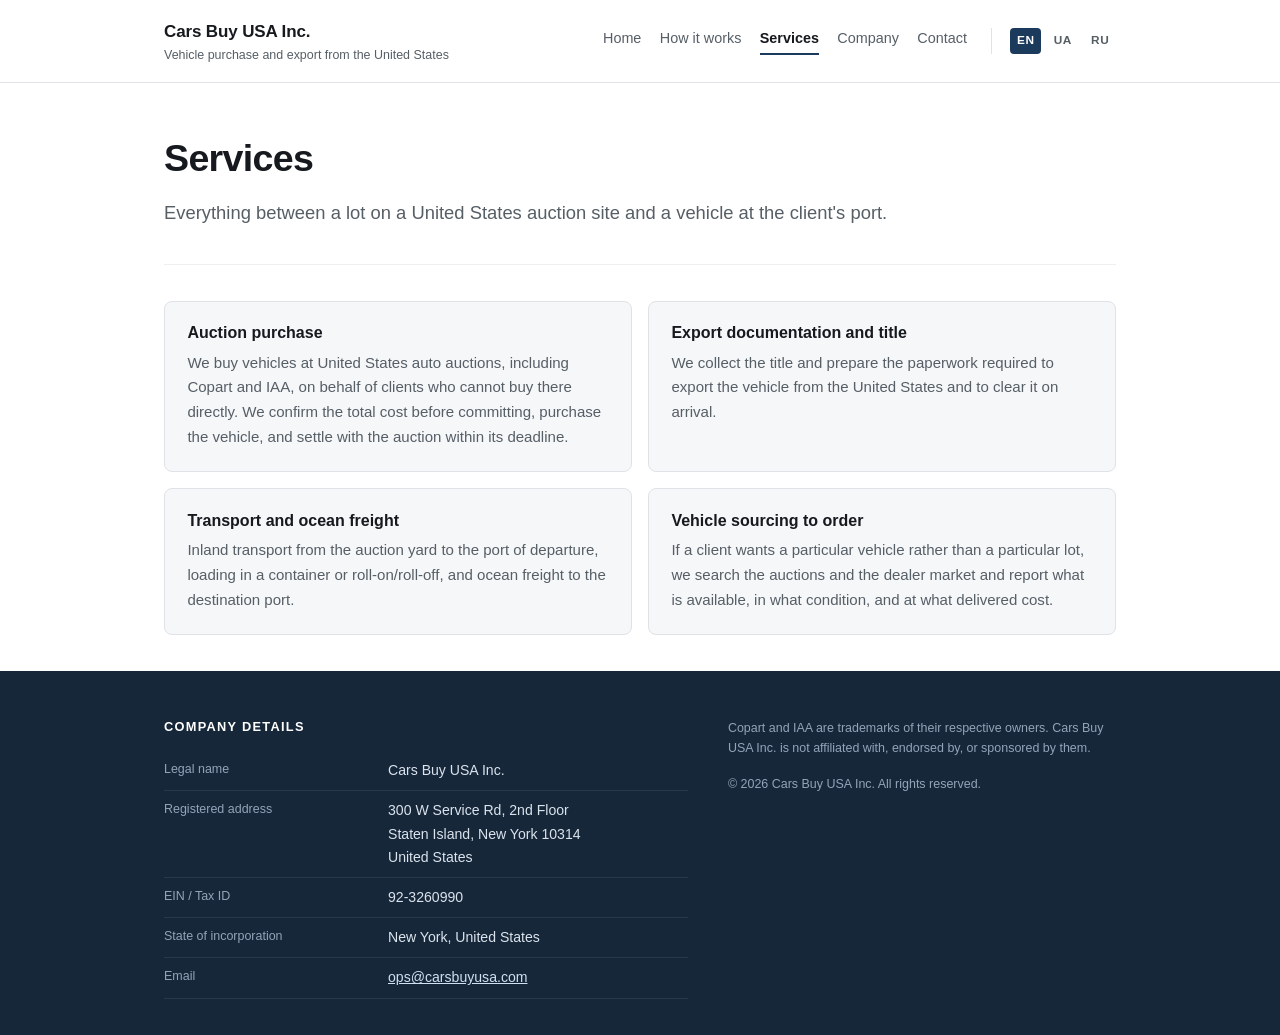
<file: docs/services.html>
<!doctype html>
<html lang="en">
<head>
  <meta charset="utf-8">
  <meta name="viewport" content="width=device-width, initial-scale=1">
  <title>Services — Cars Buy USA Inc.</title>
  <meta name="description" content="Auction purchase, export documentation and title, inland transport and ocean freight, and vehicle sourcing to order.">
  <link rel="canonical" href="https://carsbuyusa.com/services.html">
  <link rel="alternate" hreflang="en" href="https://carsbuyusa.com/services.html">
  <link rel="alternate" hreflang="uk" href="https://carsbuyusa.com/uk/services.html">
  <link rel="alternate" hreflang="ru" href="https://carsbuyusa.com/ru/services.html">
  <link rel="alternate" hreflang="x-default" href="https://carsbuyusa.com/services.html">
  <link rel="stylesheet" href="/assets/site.css">
</head>
<body>
  <a class="skip" href="#main">Skip to content</a>
  <header>
    <div class="wrap header-inner">
      <a class="brand" href="/">
        <span class="brand-name">Cars Buy USA Inc.</span>
        <span class="brand-tag">Vehicle purchase and export from the United States</span>
      </a>
      <nav class="nav" aria-label="Home">
        <a href="/">Home</a>
        <a href="/how-it-works.html">How it works</a>
        <a href="/services.html" aria-current="page">Services</a>
        <a href="/company.html">Company</a>
        <a href="/contact.html">Contact</a>
      </nav>
      <nav class="langs" aria-label="Language">
        <span aria-current="true">EN</span>
        <a href="/uk/services.html" lang="uk" hreflang="uk" title="Українська">UA</a>
        <a href="/ru/services.html" lang="ru" hreflang="ru" title="Русский">RU</a>
      </nav>
    </div>
  </header>

  <main id="main" class="wrap">
  <div class="hero">
    <h1>Services</h1>
    <p class="lead">Everything between a lot on a United States auction site and a vehicle at the client&#x27;s port.</p>
  </div>

  <section class="block">
    <div class="cards">
      <div class="card">
        <h3>Auction purchase</h3>
        <p>We buy vehicles at United States auto auctions, including Copart and IAA, on behalf of clients who cannot buy there directly. We confirm the total cost before committing, purchase the vehicle, and settle with the auction within its deadline.</p>
      </div>
      <div class="card">
        <h3>Export documentation and title</h3>
        <p>We collect the title and prepare the paperwork required to export the vehicle from the United States and to clear it on arrival.</p>
      </div>
      <div class="card">
        <h3>Transport and ocean freight</h3>
        <p>Inland transport from the auction yard to the port of departure, loading in a container or roll-on/roll-off, and ocean freight to the destination port.</p>
      </div>
      <div class="card">
        <h3>Vehicle sourcing to order</h3>
        <p>If a client wants a particular vehicle rather than a particular lot, we search the auctions and the dealer market and report what is available, in what condition, and at what delivered cost.</p>
      </div>
    </div>
  </section>
  </main>

  <footer>
    <div class="wrap footer-grid">
      <div>
        <h2>Company details</h2>
        <dl class="facts facts-compact">
      <div class="fact">
        <dt>Legal name</dt>
        <dd>Cars Buy USA Inc.</dd>
      </div>
      <div class="fact">
        <dt>Registered address</dt>
        <dd>300 W Service Rd, 2nd Floor<br>Staten Island, New York 10314<br>United States</dd>
      </div>
      <div class="fact">
        <dt>EIN / Tax ID</dt>
        <dd>92-3260990</dd>
      </div>
      <div class="fact">
        <dt>State of incorporation</dt>
        <dd>New York, United States</dd>
      </div>
      <div class="fact">
        <dt>Email</dt>
        <dd><a href="mailto:ops@carsbuyusa.com">ops@carsbuyusa.com</a></dd>
      </div>
        </dl>
      </div>
      <div class="footer-notes">
        <p>Copart and IAA are trademarks of their respective owners. Cars Buy USA Inc. is not affiliated with, endorsed by, or sponsored by them.</p>
        <p class="copyright">&copy; 2026 Cars Buy USA Inc. All rights reserved.</p>
      </div>
    </div>
  </footer>
</body>
</html>
</file>
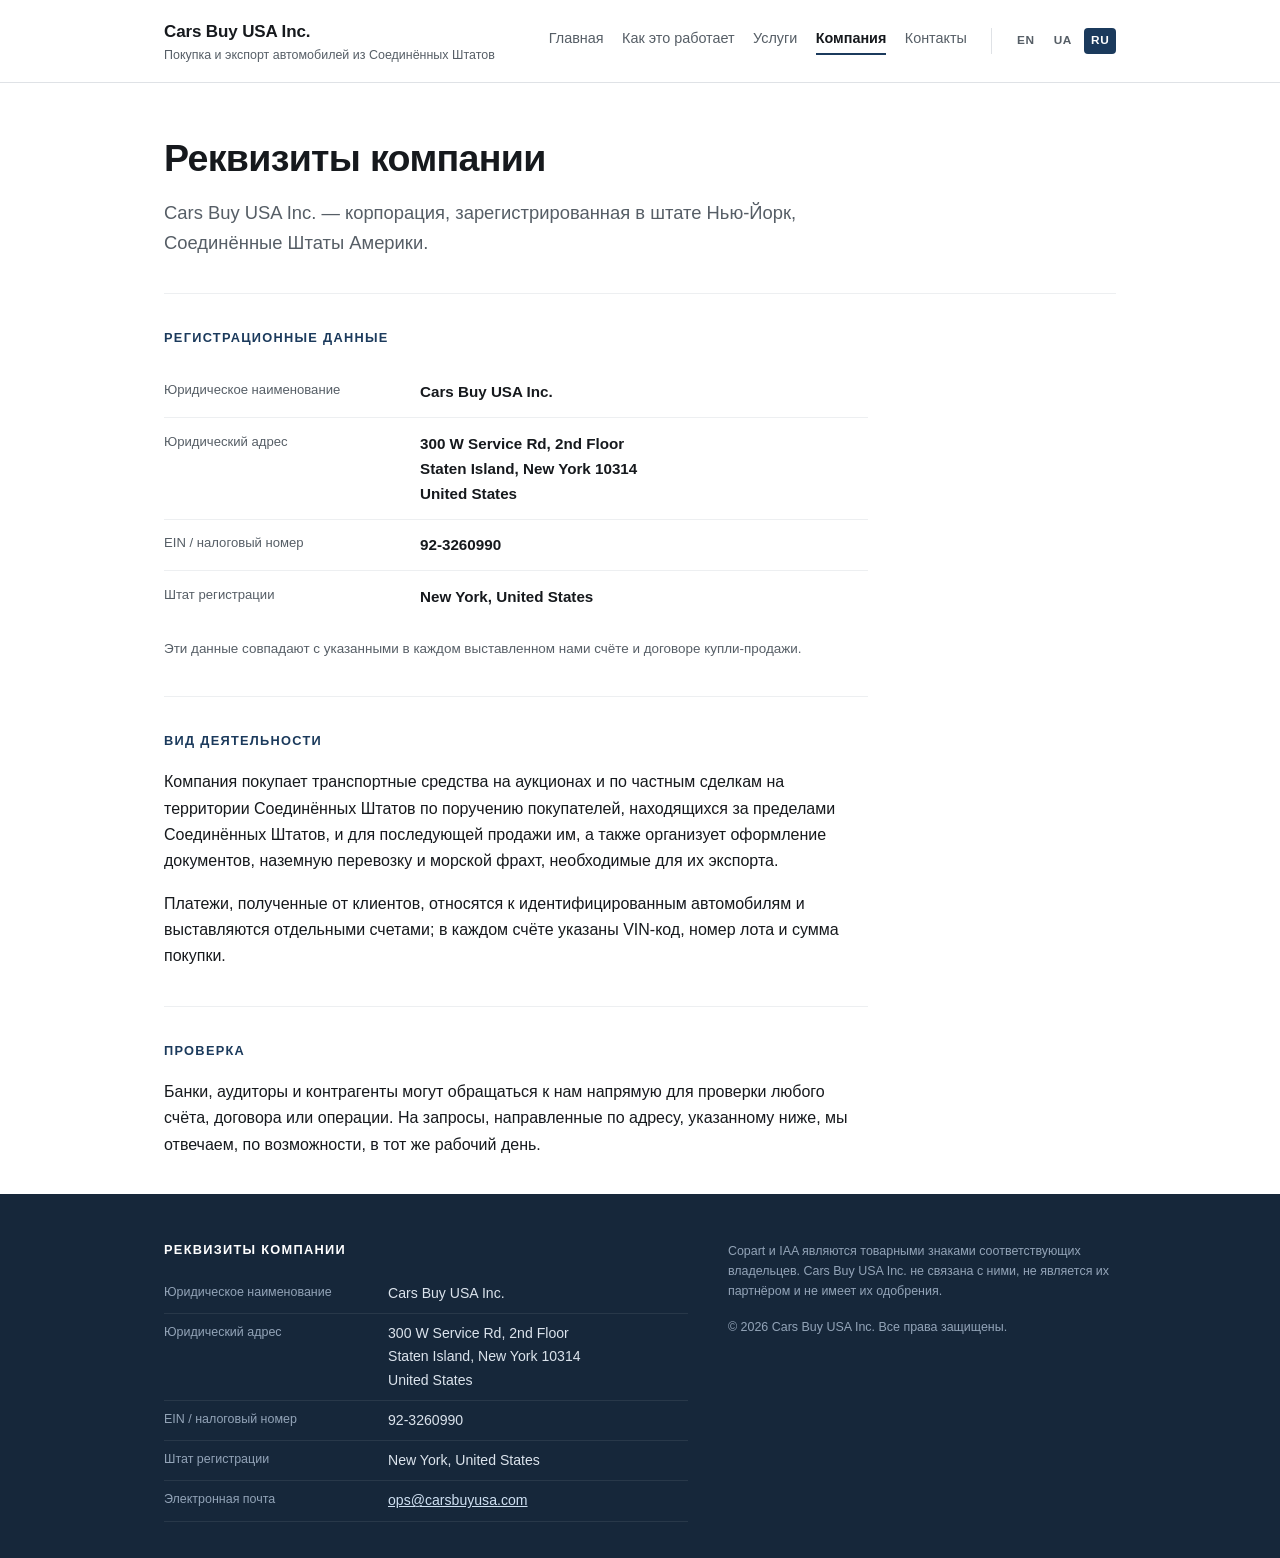
<file: docs/ru/company.html>
<!doctype html>
<html lang="ru">
<head>
  <meta charset="utf-8">
  <meta name="viewport" content="width=device-width, initial-scale=1">
  <title>Реквизиты компании — Cars Buy USA Inc.</title>
  <meta name="description" content="Регистрационные данные Cars Buy USA Inc. — корпорации, зарегистрированной в штате Нью-Йорк, США.">
  <link rel="canonical" href="https://carsbuyusa.com/ru/company.html">
  <link rel="alternate" hreflang="en" href="https://carsbuyusa.com/company.html">
  <link rel="alternate" hreflang="uk" href="https://carsbuyusa.com/uk/company.html">
  <link rel="alternate" hreflang="ru" href="https://carsbuyusa.com/ru/company.html">
  <link rel="alternate" hreflang="x-default" href="https://carsbuyusa.com/company.html">
  <link rel="stylesheet" href="/assets/site.css">
</head>
<body>
  <a class="skip" href="#main">Перейти к содержанию</a>
  <header>
    <div class="wrap header-inner">
      <a class="brand" href="/ru/">
        <span class="brand-name">Cars Buy USA Inc.</span>
        <span class="brand-tag">Покупка и экспорт автомобилей из Соединённых Штатов</span>
      </a>
      <nav class="nav" aria-label="Главная">
        <a href="/ru/">Главная</a>
        <a href="/ru/how-it-works.html">Как это работает</a>
        <a href="/ru/services.html">Услуги</a>
        <a href="/ru/company.html" aria-current="page">Компания</a>
        <a href="/ru/contact.html">Контакты</a>
      </nav>
      <nav class="langs" aria-label="Язык">
        <a href="/company.html" lang="en" hreflang="en" title="English">EN</a>
        <a href="/uk/company.html" lang="uk" hreflang="uk" title="Українська">UA</a>
        <span aria-current="true">RU</span>
      </nav>
    </div>
  </header>

  <main id="main" class="wrap">
  <div class="hero">
    <h1>Реквизиты компании</h1>
    <p class="lead">Cars Buy USA Inc. — корпорация, зарегистрированная в штате Нью-Йорк, Соединённые Штаты Америки.</p>
  </div>

  <section class="block">
    <h2>Регистрационные данные</h2>
    <dl class="facts">
      <div class="fact">
        <dt>Юридическое наименование</dt>
        <dd>Cars Buy USA Inc.</dd>
      </div>
      <div class="fact">
        <dt>Юридический адрес</dt>
        <dd>300 W Service Rd, 2nd Floor<br>Staten Island, New York 10314<br>United States</dd>
      </div>
      <div class="fact">
        <dt>EIN / налоговый номер</dt>
        <dd>92-3260990</dd>
      </div>
      <div class="fact">
        <dt>Штат регистрации</dt>
        <dd>New York, United States</dd>
      </div>
    </dl>
    <p class="note">Эти данные совпадают с указанными в каждом выставленном нами счёте и договоре купли-продажи.</p>
  </section>

  <section class="block prose">
    <h2>Вид деятельности</h2>
    <p>Компания покупает транспортные средства на аукционах и по частным сделкам на территории Соединённых Штатов по поручению покупателей, находящихся за пределами Соединённых Штатов, и для последующей продажи им, а также организует оформление документов, наземную перевозку и морской фрахт, необходимые для их экспорта.</p>
    <p>Платежи, полученные от клиентов, относятся к идентифицированным автомобилям и выставляются отдельными счетами; в каждом счёте указаны VIN-код, номер лота и сумма покупки.</p>
  </section>

  <section class="block prose">
    <h2>Проверка</h2>
    <p>Банки, аудиторы и контрагенты могут обращаться к нам напрямую для проверки любого счёта, договора или операции. На запросы, направленные по адресу, указанному ниже, мы отвечаем, по возможности, в тот же рабочий день.</p>
  </section>
  </main>

  <footer>
    <div class="wrap footer-grid">
      <div>
        <h2>Реквизиты компании</h2>
        <dl class="facts facts-compact">
      <div class="fact">
        <dt>Юридическое наименование</dt>
        <dd>Cars Buy USA Inc.</dd>
      </div>
      <div class="fact">
        <dt>Юридический адрес</dt>
        <dd>300 W Service Rd, 2nd Floor<br>Staten Island, New York 10314<br>United States</dd>
      </div>
      <div class="fact">
        <dt>EIN / налоговый номер</dt>
        <dd>92-3260990</dd>
      </div>
      <div class="fact">
        <dt>Штат регистрации</dt>
        <dd>New York, United States</dd>
      </div>
      <div class="fact">
        <dt>Электронная почта</dt>
        <dd><a href="mailto:ops@carsbuyusa.com">ops@carsbuyusa.com</a></dd>
      </div>
        </dl>
      </div>
      <div class="footer-notes">
        <p>Copart и IAA являются товарными знаками соответствующих владельцев. Cars Buy USA Inc. не связана с ними, не является их партнёром и не имеет их одобрения.</p>
        <p class="copyright">&copy; 2026 Cars Buy USA Inc. Все права защищены.</p>
      </div>
    </div>
  </footer>
</body>
</html>
</file>
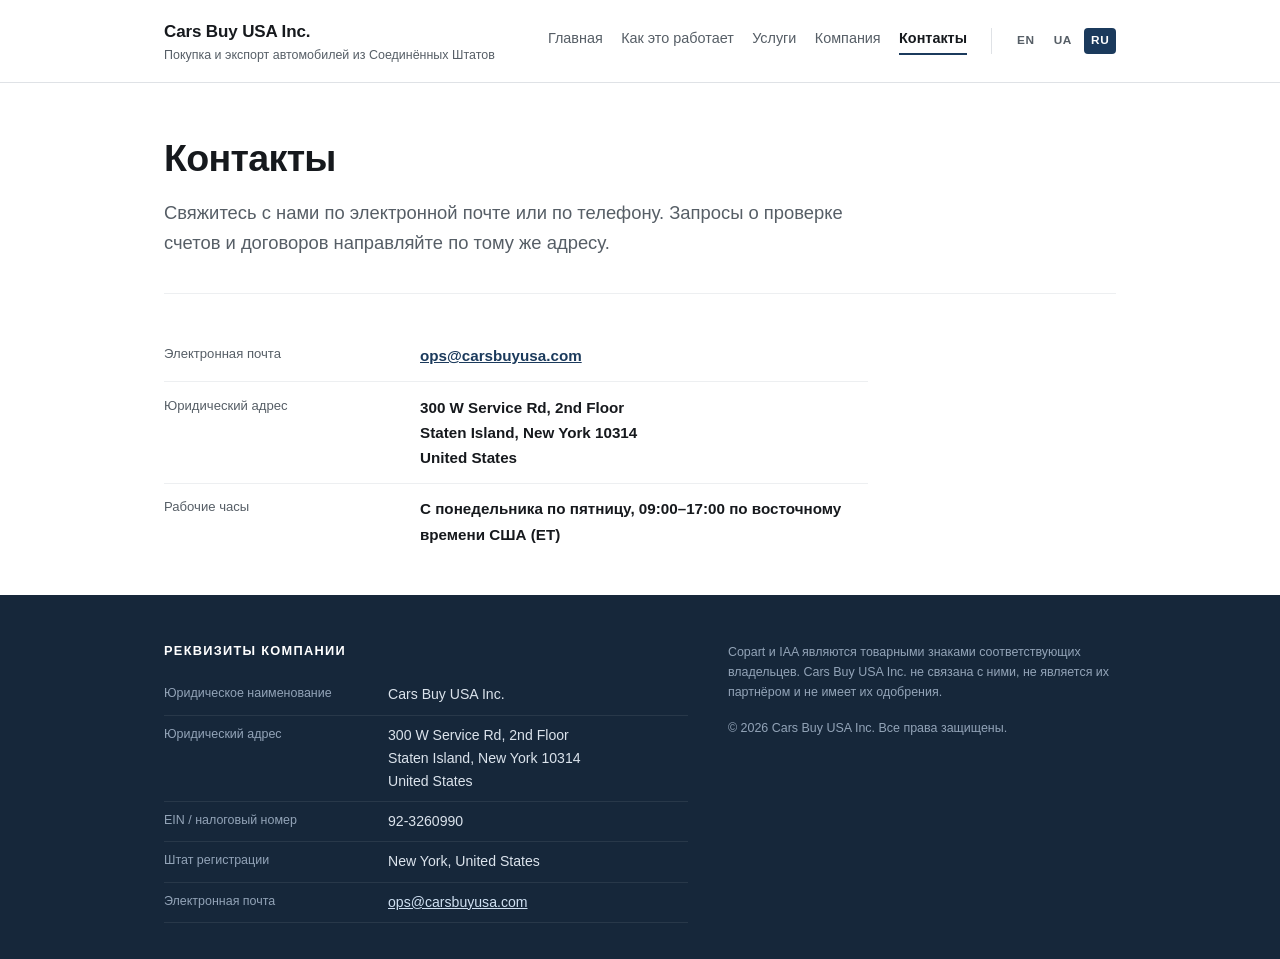
<file: docs/ru/contact.html>
<!doctype html>
<html lang="ru">
<head>
  <meta charset="utf-8">
  <meta name="viewport" content="width=device-width, initial-scale=1">
  <title>Контакты — Cars Buy USA Inc.</title>
  <meta name="description" content="Контактные данные Cars Buy USA Inc., Стейтен-Айленд, Нью-Йорк.">
  <link rel="canonical" href="https://carsbuyusa.com/ru/contact.html">
  <link rel="alternate" hreflang="en" href="https://carsbuyusa.com/contact.html">
  <link rel="alternate" hreflang="uk" href="https://carsbuyusa.com/uk/contact.html">
  <link rel="alternate" hreflang="ru" href="https://carsbuyusa.com/ru/contact.html">
  <link rel="alternate" hreflang="x-default" href="https://carsbuyusa.com/contact.html">
  <link rel="stylesheet" href="/assets/site.css">
</head>
<body>
  <a class="skip" href="#main">Перейти к содержанию</a>
  <header>
    <div class="wrap header-inner">
      <a class="brand" href="/ru/">
        <span class="brand-name">Cars Buy USA Inc.</span>
        <span class="brand-tag">Покупка и экспорт автомобилей из Соединённых Штатов</span>
      </a>
      <nav class="nav" aria-label="Главная">
        <a href="/ru/">Главная</a>
        <a href="/ru/how-it-works.html">Как это работает</a>
        <a href="/ru/services.html">Услуги</a>
        <a href="/ru/company.html">Компания</a>
        <a href="/ru/contact.html" aria-current="page">Контакты</a>
      </nav>
      <nav class="langs" aria-label="Язык">
        <a href="/contact.html" lang="en" hreflang="en" title="English">EN</a>
        <a href="/uk/contact.html" lang="uk" hreflang="uk" title="Українська">UA</a>
        <span aria-current="true">RU</span>
      </nav>
    </div>
  </header>

  <main id="main" class="wrap">
  <div class="hero">
    <h1>Контакты</h1>
    <p class="lead">Свяжитесь с нами по электронной почте или по телефону. Запросы о проверке счетов и договоров направляйте по тому же адресу.</p>
  </div>

  <section class="block">
    <dl class="facts">
      <div class="fact">
        <dt>Электронная почта</dt>
        <dd><a href="mailto:ops@carsbuyusa.com">ops@carsbuyusa.com</a></dd>
      </div>
      <div class="fact">
        <dt>Юридический адрес</dt>
        <dd>300 W Service Rd, 2nd Floor<br>Staten Island, New York 10314<br>United States</dd>
      </div>
      <div class="fact">
        <dt>Рабочие часы</dt>
        <dd>С понедельника по пятницу, 09:00–17:00 по восточному времени США (ET)</dd>
      </div>
    </dl>
  </section>
  </main>

  <footer>
    <div class="wrap footer-grid">
      <div>
        <h2>Реквизиты компании</h2>
        <dl class="facts facts-compact">
      <div class="fact">
        <dt>Юридическое наименование</dt>
        <dd>Cars Buy USA Inc.</dd>
      </div>
      <div class="fact">
        <dt>Юридический адрес</dt>
        <dd>300 W Service Rd, 2nd Floor<br>Staten Island, New York 10314<br>United States</dd>
      </div>
      <div class="fact">
        <dt>EIN / налоговый номер</dt>
        <dd>92-3260990</dd>
      </div>
      <div class="fact">
        <dt>Штат регистрации</dt>
        <dd>New York, United States</dd>
      </div>
      <div class="fact">
        <dt>Электронная почта</dt>
        <dd><a href="mailto:ops@carsbuyusa.com">ops@carsbuyusa.com</a></dd>
      </div>
        </dl>
      </div>
      <div class="footer-notes">
        <p>Copart и IAA являются товарными знаками соответствующих владельцев. Cars Buy USA Inc. не связана с ними, не является их партнёром и не имеет их одобрения.</p>
        <p class="copyright">&copy; 2026 Cars Buy USA Inc. Все права защищены.</p>
      </div>
    </div>
  </footer>
</body>
</html>
</file>
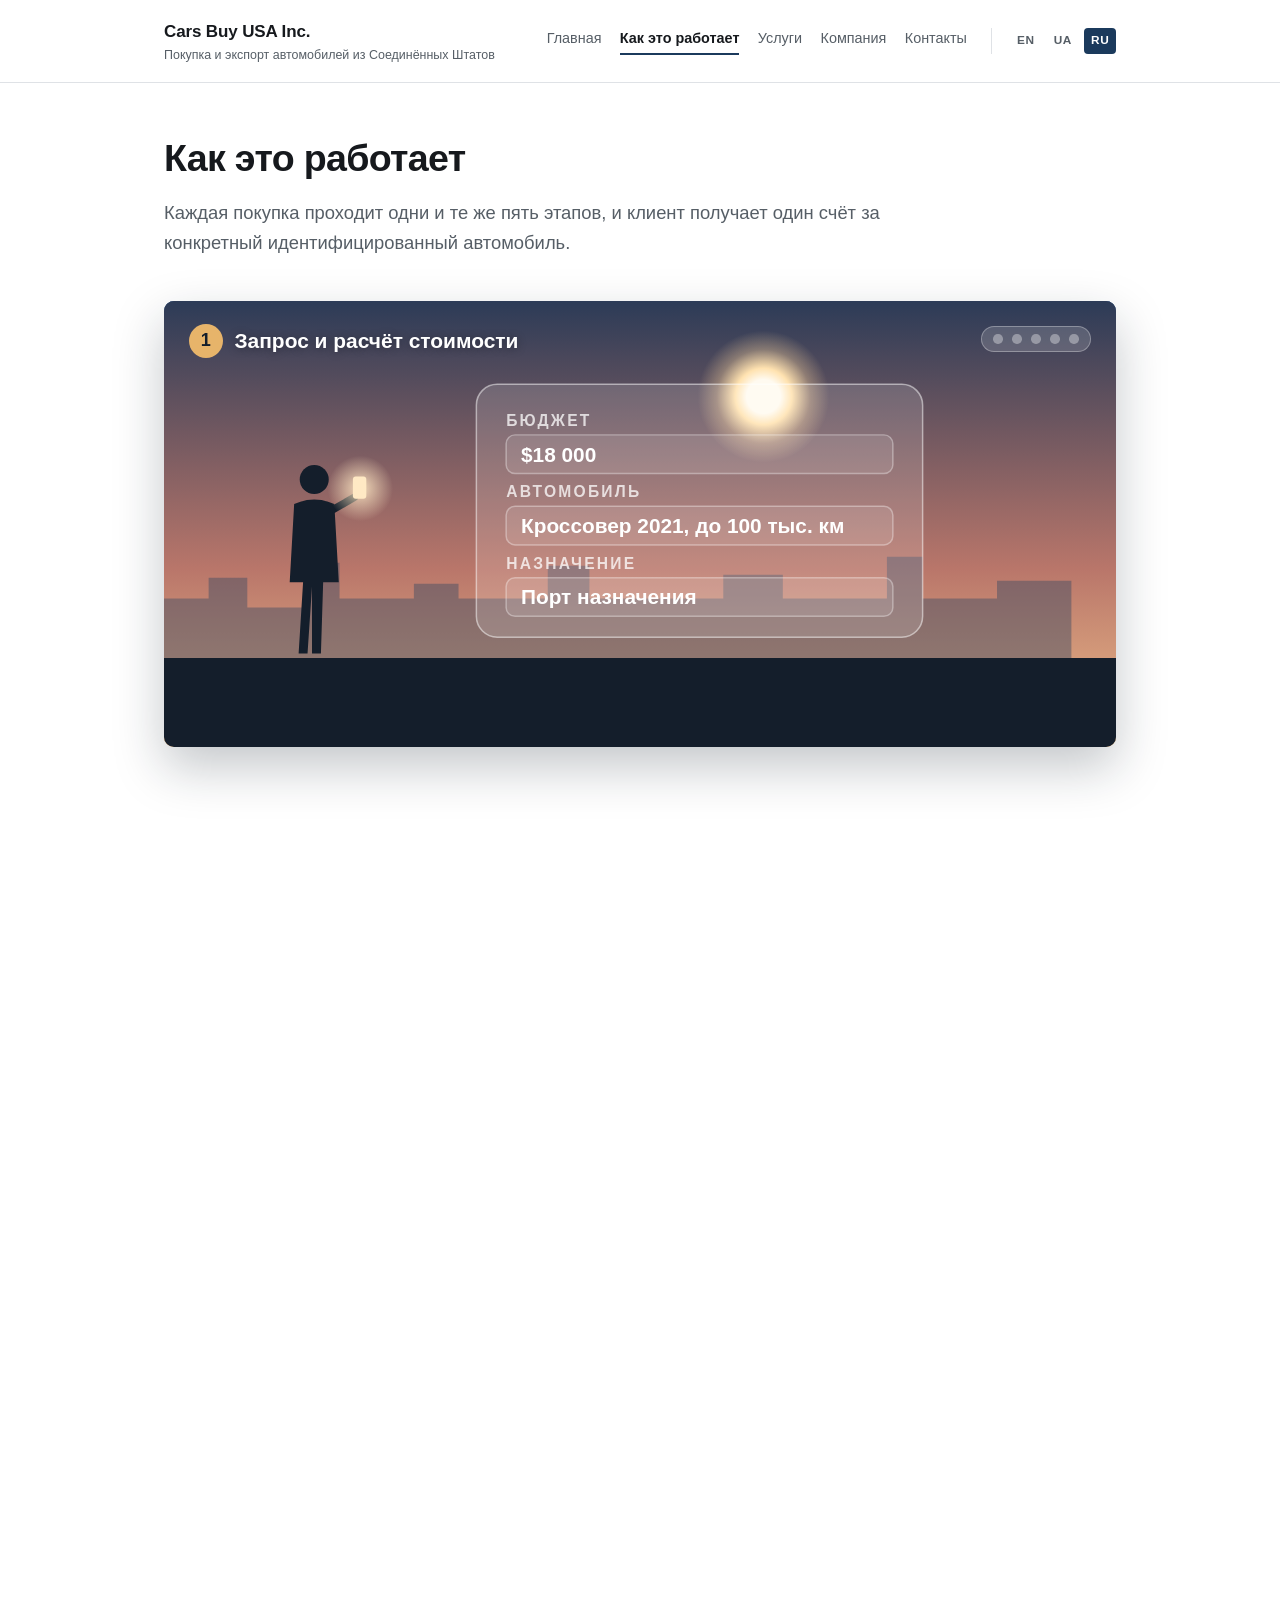
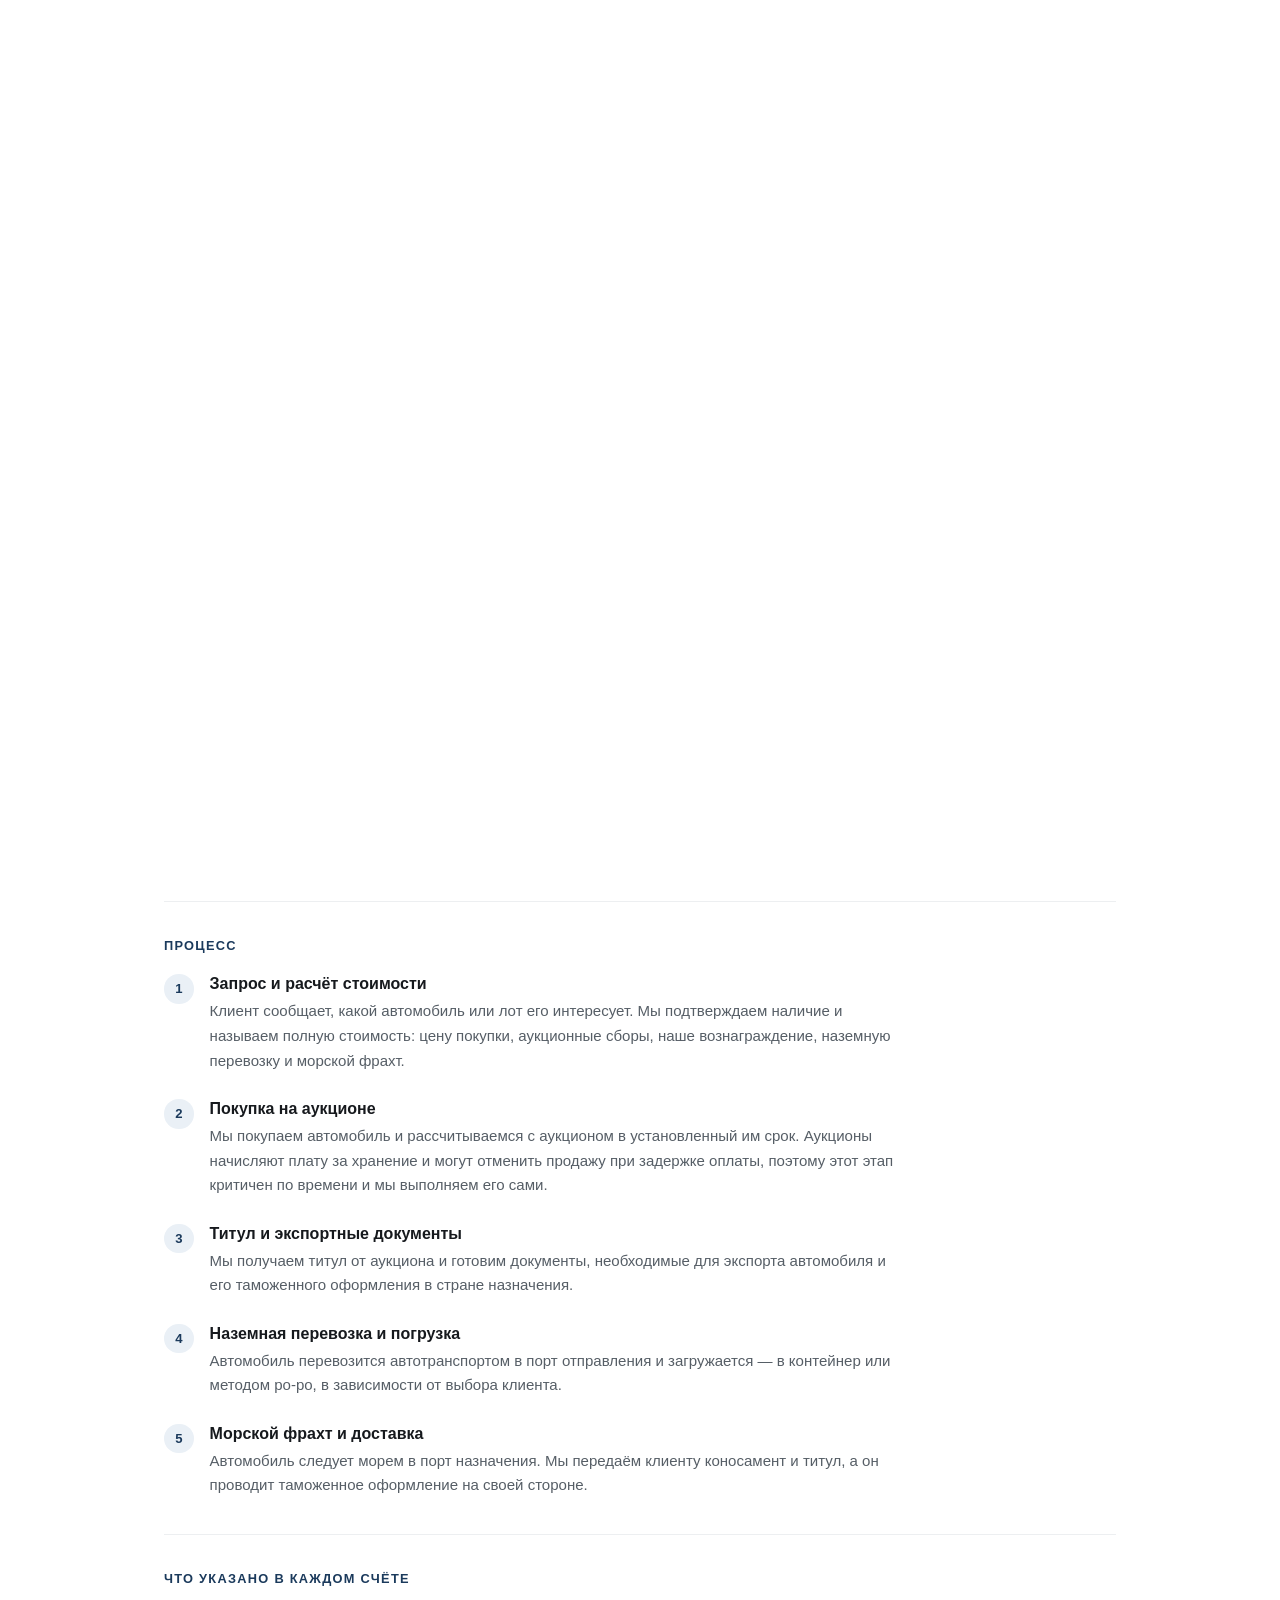
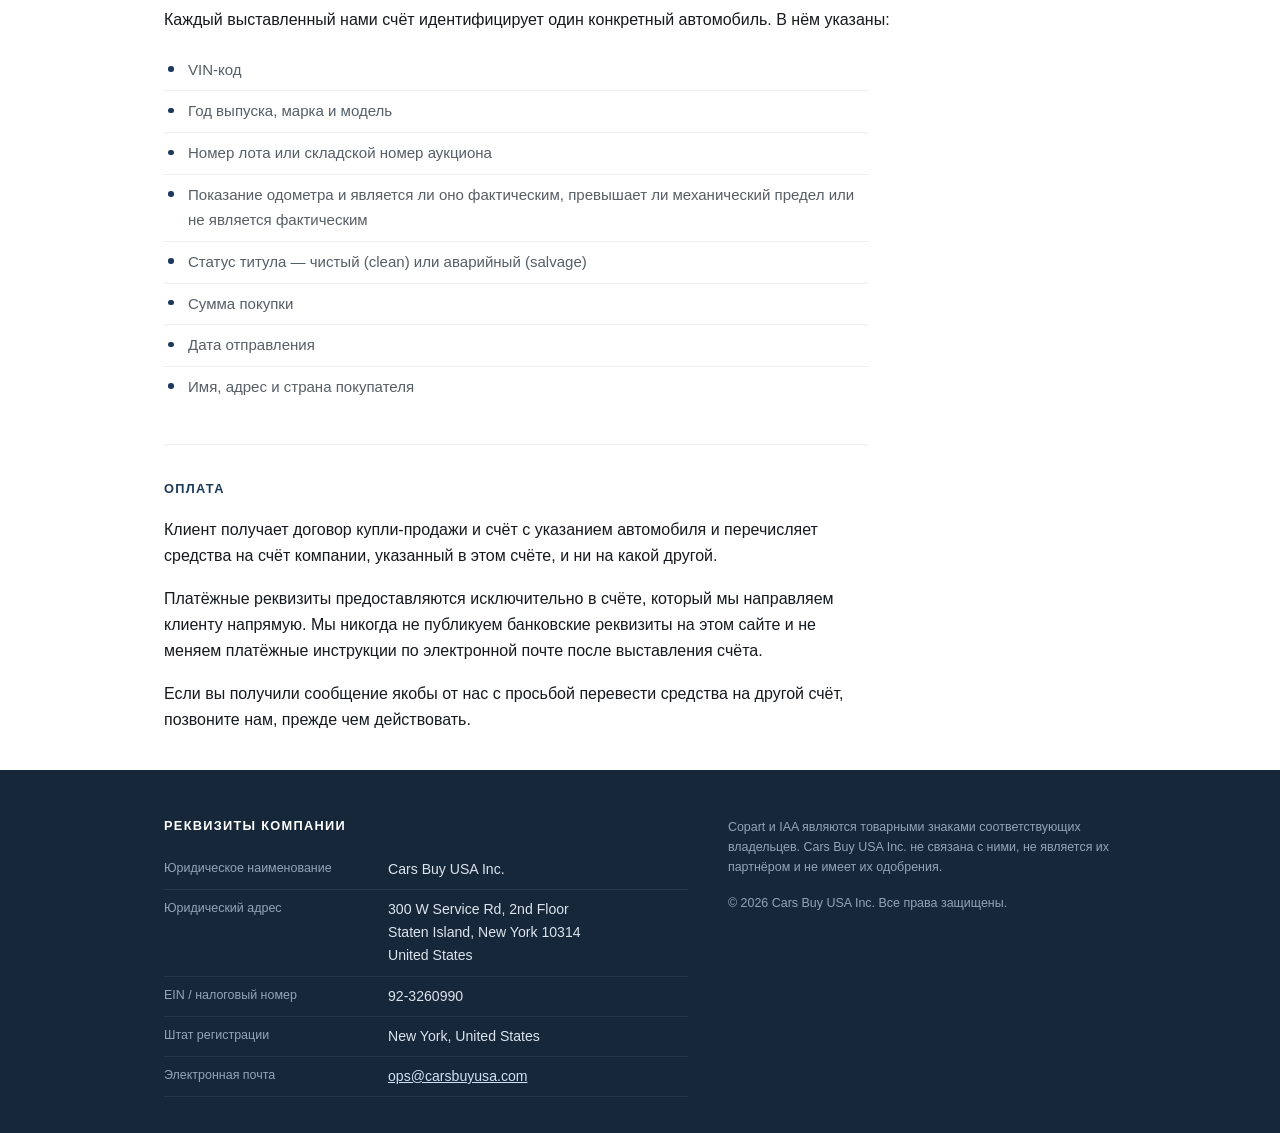
<file: docs/ru/how-it-works.html>
<!doctype html>
<html lang="ru">
<head>
  <meta charset="utf-8">
  <meta name="viewport" content="width=device-width, initial-scale=1">
  <title>Как это работает — Cars Buy USA Inc.</title>
  <meta name="description" content="Пять этапов покупки и экспорта автомобиля — от расчёта стоимости до доставки в порт назначения — и что указано в каждом счёте.">
  <link rel="canonical" href="https://carsbuyusa.com/ru/how-it-works.html">
  <link rel="alternate" hreflang="en" href="https://carsbuyusa.com/how-it-works.html">
  <link rel="alternate" hreflang="uk" href="https://carsbuyusa.com/uk/how-it-works.html">
  <link rel="alternate" hreflang="ru" href="https://carsbuyusa.com/ru/how-it-works.html">
  <link rel="alternate" hreflang="x-default" href="https://carsbuyusa.com/how-it-works.html">
  <link rel="stylesheet" href="/assets/site.css">
</head>
<body>
  <a class="skip" href="#main">Перейти к содержанию</a>
  <header>
    <div class="wrap header-inner">
      <a class="brand" href="/ru/">
        <span class="brand-name">Cars Buy USA Inc.</span>
        <span class="brand-tag">Покупка и экспорт автомобилей из Соединённых Штатов</span>
      </a>
      <nav class="nav" aria-label="Главная">
        <a href="/ru/">Главная</a>
        <a href="/ru/how-it-works.html" aria-current="page">Как это работает</a>
        <a href="/ru/services.html">Услуги</a>
        <a href="/ru/company.html">Компания</a>
        <a href="/ru/contact.html">Контакты</a>
      </nav>
      <nav class="langs" aria-label="Язык">
        <a href="/how-it-works.html" lang="en" hreflang="en" title="English">EN</a>
        <a href="/uk/how-it-works.html" lang="uk" hreflang="uk" title="Українська">UA</a>
        <span aria-current="true">RU</span>
      </nav>
    </div>
  </header>

  <main id="main" class="wrap">
  <div class="hero">
    <h1>Как это работает</h1>
    <p class="lead">Каждая покупка проходит одни и те же пять этапов, и клиент получает один счёт за конкретный идентифицированный автомобиль.</p>
  </div>

  <section class="journey" aria-hidden="true">
  <svg width="0" height="0" class="j-defs" aria-hidden="true" focusable="false">
  <defs>
    <symbol id="j-car" viewBox="0 0 210 64" overflow="visible">
      <path d="M8 46 C8 39 13 35 22 34 L56 31 C70 21 88 14 106 13 L138 13 C153 13 166 20 178 29 L192 31 C199 32 202 37 202 43 L202 47 C202 49 200 50 198 50 L10 50 C9 50 8 49 8 47Z"/>
      <path d="M70 30 C80 22 92 18 106 18 L120 18 L120 30Z M125 18 L137 18 C148 18 158 23 168 30 L125 30Z" style="fill:var(--win,#2a3a52)"/>
      <circle cx="52" cy="50" r="13" style="fill:#0b121b"/><circle cx="164" cy="50" r="13" style="fill:#0b121b"/>
      <circle cx="52" cy="50" r="6" style="fill:var(--rim,#2a3a52)"/><circle cx="164" cy="50" r="6" style="fill:var(--rim,#2a3a52)"/>
    </symbol>
    <symbol id="j-person" viewBox="-14 -8 28 88" overflow="visible">
      <circle cx="0" cy="0" r="6.5"/>
      <path d="M-9 11 Q0 7 9 11 L11 46 L4 46 L3 78 L-1 78 L-1 48 L-3 78 L-7 78 L-5 46 L-11 46Z"/>
    </symbol>
    <linearGradient id="j-sea" x1="0" y1="0" x2="0" y2="1"><stop offset="0" stop-color="#5a6a82"/><stop offset="1" stop-color="#1e2b3d"/></linearGradient>
    <linearGradient id="j-beam" x1="0" y1="0" x2="0" y2="1"><stop offset="0" stop-color="#fff3d6" stop-opacity=".55"/><stop offset="1" stop-color="#fff3d6" stop-opacity=".05"/></linearGradient>
    <linearGradient id="j-head" x1="0" y1="0" x2="1" y2="0"><stop offset="0" stop-color="#ffe2b0" stop-opacity=".55"/><stop offset="1" stop-color="#ffe2b0" stop-opacity="0"/></linearGradient>
    <linearGradient id="j-spot" x1="0" y1="0" x2="0" y2="1"><stop offset="0" stop-color="#fff3d6" stop-opacity=".05"/><stop offset="1" stop-color="#fff3d6" stop-opacity=".5"/></linearGradient>
    <radialGradient id="j-glow"><stop offset="0" stop-color="#ffe9c4" stop-opacity=".9"/><stop offset="1" stop-color="#ffe9c4" stop-opacity="0"/></radialGradient>
  </defs>
</svg>
  <div class="j-sticky">
    <div class="j-stage">
      <div class="j-sky j-sky1"></div><div class="j-sky j-sky2 j-a"></div><div class="j-sky j-sky3 j-a"></div><div class="j-sky j-sky4 j-a"></div><div class="j-sky j-sky5 j-a"></div>
      <div class="j-sun j-a"></div>
      <div class="j-track j-a">
        <div class="j-panel">
          <svg viewBox="0 0 640 300">
            <path d="M0 240 V200 h30 v-14 h26 v20 h40 v-30 h22 v24 h50 v-10 h30 v10 h60 v-22 h28 v22 h90 v-16 h40 v16 h70 v-28 h24 v28 h50 v-12 h50 V240Z" fill="#3a4a63" opacity=".45"/>
            <rect x="0" y="240" width="640" height="60" fill="#141e2b"/>
            <use href="#j-person" x="80" y="108" width="42" height="132" fill="#141e2b"/>
            <path d="M114 140 L128 132" stroke="#141e2b" stroke-width="5" stroke-linecap="round"/>
            <circle cx="132" cy="126" r="22" fill="url(#j-glow)"/>
            <rect x="127" y="118" width="9" height="15" rx="2" fill="#ffe9c4"/>
            <rect x="210" y="56" width="300" height="170" rx="14" fill="#ffffff" fill-opacity=".14" stroke="#ffffff" stroke-opacity=".5"/>
            <g font-size="10.5" fill="#ffffff" fill-opacity=".75" font-weight="700" letter-spacing="1.5">
              <text x="230" y="84">БЮДЖЕТ</text><text x="230" y="132">АВТОМОБИЛЬ</text><text x="230" y="180">НАЗНАЧЕНИЕ</text>
            </g>
            <g fill="#ffffff" fill-opacity=".1" stroke="#ffffff" stroke-opacity=".35"><rect x="230" y="90" width="260" height="26" rx="6"/><rect x="230" y="138" width="260" height="26" rx="6"/><rect x="230" y="186" width="260" height="26" rx="6"/></g>
            <g font-size="14" fill="#ffffff" font-weight="600">
              <text class="j-a j-ty1" x="240" y="108">$18 000</text><text class="j-a j-ty2" x="240" y="156">Кроссовер 2021, до 100 тыс. км</text><text class="j-a j-ty3" x="240" y="204">Порт назначения</text>
            </g>
            <path class="j-a j-plane" d="M505 214 l30 -12 l-11 27 l-5 -11z" fill="#e7b46a"/>
          </svg>
          <div class="j-cap"><b>1</b> Запрос и расчёт стоимости</div>
        </div>
        <div class="j-panel">
          <svg viewBox="0 0 640 300">
            <path d="M150 240 V140 L230 108 L410 108 L490 140 V240Z" fill="#3a4a63" opacity=".55"/>
            <rect x="256" y="111" width="128" height="24" rx="3" fill="#141e2b"/>
            <text x="320" y="128" font-size="12" font-weight="800" fill="#ffe2b0" text-anchor="middle" letter-spacing="3">АУКЦИОН</text>
            <path class="j-a j-beam" d="M300 150 L340 150 L440 240 L200 240Z" fill="url(#j-beam)"/>
            <rect x="0" y="240" width="640" height="60" fill="#141e2b"/>
            <use href="#j-car" x="20" y="203" width="120" height="37" fill="#1e2b3d"/>
            <use href="#j-car" x="500" y="203" width="120" height="37" fill="#1e2b3d"/>
            <use href="#j-car" x="215" y="177" width="210" height="64" fill="#141e2b" style="--win:#3c5070;--rim:#5a6a82"/>
            <g class="j-a j-padl"><path d="M150 300 L156 190" stroke="#141e2b" stroke-width="7" stroke-linecap="round"/><circle cx="157" cy="172" r="20" fill="#2a3a52"/><text x="157" y="177" font-size="13" font-weight="700" text-anchor="middle" fill="#c9d3de">12</text></g>
            <g class="j-a j-padr"><path d="M490 300 L484 190" stroke="#141e2b" stroke-width="7" stroke-linecap="round"/><circle cx="483" cy="172" r="20" fill="#e7b46a"/><text x="483" y="177" font-size="13" font-weight="800" text-anchor="middle" fill="#141e2b">27</text></g>
            <g class="j-a j-sold">
              <circle cx="320" cy="161" r="60" fill="url(#j-glow)"/>
              <rect x="250" y="144" width="140" height="30" rx="6" fill="#e7b46a"/>
              <text x="320" y="165" font-size="16" font-weight="800" fill="#141e2b" text-anchor="middle" letter-spacing="1">ПРОДАНО ✓</text>
            </g>
          </svg>
          <div class="j-cap"><b>2</b> Покупка на аукционе</div>
        </div>
        <div class="j-panel">
          <svg viewBox="0 0 640 300">
            <path d="M400 240 V150 L500 116 L600 150 V240Z M412 160 h176 v6 h-176Z" fill="#3a4a63" opacity=".5"/>
            <g fill="#3a4a63" opacity=".5"><rect x="420" y="170" width="10" height="70"/><rect x="450" y="170" width="10" height="70"/><rect x="480" y="170" width="10" height="70"/><rect x="510" y="170" width="10" height="70"/><rect x="540" y="170" width="10" height="70"/><rect x="570" y="170" width="10" height="70"/></g>
            <rect x="0" y="240" width="640" height="60" fill="#141e2b"/>
            <use href="#j-car" x="24" y="191" width="160" height="49" fill="#141e2b" style="--win:#3c5070;--rim:#5a6a82"/>
            <rect x="206" y="56" width="150" height="176" rx="5" fill="#141e2b" opacity=".25"/>
            <rect x="200" y="50" width="150" height="176" rx="5" fill="#fbf5ea"/>
            <text x="275" y="78" font-size="9.5" font-weight="800" fill="#1b3a5c" text-anchor="middle" letter-spacing=".5">ТИТУЛ</text>
            <g fill="#e6dccb"><rect x="216" y="92" width="118" height="7" rx="3"/><rect x="216" y="107" width="90" height="7" rx="3"/><rect x="216" y="122" width="106" height="7" rx="3"/></g>
            <g class="j-a j-doc2">
              <rect x="306" y="78" width="160" height="164" rx="5" fill="#141e2b" opacity=".25"/>
              <rect x="300" y="72" width="160" height="164" rx="5" fill="#fffaf2"/>
              <text x="380" y="98" font-size="9.5" font-weight="800" fill="#1b3a5c" text-anchor="middle" letter-spacing=".5">ЭКСПОРТНЫЕ ДОКУМЕНТЫ</text>
              <g fill="#e6dccb"><rect x="316" y="112" width="128" height="7" rx="3"/><rect x="316" y="127" width="94" height="7" rx="3"/><rect x="316" y="142" width="112" height="7" rx="3"/></g>
              <g class="j-a j-stamp"><rect x="322" y="168" width="116" height="38" rx="5" fill="none" stroke="#1b3a5c" stroke-width="4"/><text x="380" y="193" font-size="14" font-weight="800" fill="#1b3a5c" text-anchor="middle">ОФОРМЛЕНО</text></g>
            </g>
            <circle cx="530" cy="78" r="30" fill="url(#j-glow)"/>
            <path class="j-a j-tick" d="M515 78 l11 11 l21 -22" fill="none" stroke="#e7b46a" stroke-width="6" stroke-linecap="round" stroke-linejoin="round"/>
          </svg>
          <div class="j-cap"><b>3</b> Титул и экспортные документы</div>
        </div>
        <div class="j-panel">
          <svg viewBox="0 0 640 300">
            <path d="M0 240 V214 h40 v-8 h60 v8 h80 v-12 h50 v12 h120 V240Z" fill="#3a4a63" opacity=".45"/>
            <g fill="#1f2c3e">
              <rect x="470" y="96" width="9" height="144"/><rect x="530" y="96" width="9" height="144"/><rect x="440" y="88" width="200" height="11"/><rect x="474" y="118" width="62" height="6"/>
              <rect x="590" y="70" width="8" height="170"/><rect x="560" y="64" width="80" height="9"/>
              <rect x="560" y="200" width="80" height="40"/><rect x="574" y="170" width="66" height="30" opacity=".85"/>
            </g>
            <rect x="0" y="240" width="640" height="60" fill="#141e2b"/>
            <line class="j-a j-road" x1="0" y1="268" x2="640" y2="268" stroke="#f3c98f" stroke-opacity=".55" stroke-width="3"/>
            <g class="j-a j-truck">
              <path d="M342 204 L440 190 L440 236 L342 228Z" fill="url(#j-head)"/>
              <rect x="120" y="214" width="172" height="9" fill="#0f1722"/>
              <path d="M292 232 V186 q0 -6 6 -6 h30 q8 0 12 8 l6 14 v30Z" fill="#0f1722"/>
              <rect x="306" y="188" width="22" height="13" rx="2" fill="#ffd9a0" opacity=".75"/>
              <g fill="#0b121b"><circle cx="142" cy="234" r="11"/><circle cx="272" cy="234" r="11"/><circle cx="324" cy="234" r="11"/></g>
              <use href="#j-car" x="130" y="168" width="150" height="46" fill="#22324a" style="--win:#3c5070;--rim:#5a6a82"/>
            </g>
          </svg>
          <div class="j-cap"><b>4</b> Наземная перевозка и погрузка</div>
        </div>
        <div class="j-panel">
          <svg viewBox="0 0 640 300">
            <rect x="0" y="232" width="272" height="68" fill="url(#j-sea)"/>
            <g fill="#ffe2b0"><rect x="70" y="272" width="120" height="2" opacity=".5"/><rect x="90" y="280" width="80" height="2" opacity=".38"/><rect x="105" y="288" width="50" height="2" opacity=".28"/></g>
            <rect x="262" y="212" width="378" height="88" fill="#141e2b"/>
            <g class="j-a j-ship">
              <path d="M8 212 L264 212 L244 262 L28 262Z" fill="#141e2b"/>
              <rect x="22" y="160" width="36" height="52" fill="#141e2b"/>
              <g fill="#ffd9a0" opacity=".7"><rect x="28" y="168" width="6" height="5"/><rect x="40" y="168" width="6" height="5"/><rect x="28" y="180" width="6" height="5"/></g>
              <g fill="#1e2b3d"><rect x="66" y="180" width="36" height="32"/><rect x="104" y="180" width="36" height="32"/><rect x="85" y="146" width="36" height="32"/></g>
              <use class="j-a j-ondeck" href="#j-car" x="143" y="181" width="105" height="32" fill="#2a3a52" style="--win:#4a5e7e;--rim:#5a6a82"/>
            </g>
            <g class="j-a j-spot">
              <path d="M306 0 L334 0 L392 213 L248 213Z" fill="url(#j-spot)"/>
              <ellipse cx="320" cy="213" rx="80" ry="8" fill="url(#j-glow)"/>
            </g>
            <use class="j-a j-rolloff" href="#j-car" x="268" y="181" width="105" height="32" fill="#2a3a52" style="--win:#4a5e7e;--rim:#5a6a82"/>
            <use href="#j-person" x="404" y="108" width="34" height="106" fill="#141e2b"/>
            <path class="j-a j-arms" d="M410 134 L401 108 M432 134 L441 108" stroke="#141e2b" stroke-width="4.5" stroke-linecap="round"/>
            <g class="j-a j-spark" fill="#e7b46a"><circle cx="391" cy="100" r="3.5"/><circle cx="453" cy="96" r="3.5"/><circle cx="385" cy="126" r="2.5"/><circle cx="423" cy="84" r="2.5"/></g>
          </svg>
          <div class="j-cap"><b>5</b> Морской фрахт и доставка</div>
        </div>
      </div>
      <div class="j-dots"><i class="j-a j-d1"></i><i class="j-a j-d2"></i><i class="j-a j-d3"></i><i class="j-a j-d4"></i><i class="j-a j-d5"></i></div>
    </div>
  </div>
  </section>

  <section class="block">
    <h2>Процесс</h2>
    <ol class="steps steps-stacked">
      <li>
        <span class="step-num" aria-hidden="true">1</span>
        <div>
          <h3>Запрос и расчёт стоимости</h3>
          <p>Клиент сообщает, какой автомобиль или лот его интересует. Мы подтверждаем наличие и называем полную стоимость: цену покупки, аукционные сборы, наше вознаграждение, наземную перевозку и морской фрахт.</p>
        </div>
      </li>
      <li>
        <span class="step-num" aria-hidden="true">2</span>
        <div>
          <h3>Покупка на аукционе</h3>
          <p>Мы покупаем автомобиль и рассчитываемся с аукционом в установленный им срок. Аукционы начисляют плату за хранение и могут отменить продажу при задержке оплаты, поэтому этот этап критичен по времени и мы выполняем его сами.</p>
        </div>
      </li>
      <li>
        <span class="step-num" aria-hidden="true">3</span>
        <div>
          <h3>Титул и экспортные документы</h3>
          <p>Мы получаем титул от аукциона и готовим документы, необходимые для экспорта автомобиля и его таможенного оформления в стране назначения.</p>
        </div>
      </li>
      <li>
        <span class="step-num" aria-hidden="true">4</span>
        <div>
          <h3>Наземная перевозка и погрузка</h3>
          <p>Автомобиль перевозится автотранспортом в порт отправления и загружается — в контейнер или методом ро-ро, в зависимости от выбора клиента.</p>
        </div>
      </li>
      <li>
        <span class="step-num" aria-hidden="true">5</span>
        <div>
          <h3>Морской фрахт и доставка</h3>
          <p>Автомобиль следует морем в порт назначения. Мы передаём клиенту коносамент и титул, а он проводит таможенное оформление на своей стороне.</p>
        </div>
      </li>
    </ol>
  </section>

  <section class="block">
    <h2>Что указано в каждом счёте</h2>
    <p>Каждый выставленный нами счёт идентифицирует один конкретный автомобиль. В нём указаны:</p>
    <ul class="ticks">
      <li>VIN-код</li>
      <li>Год выпуска, марка и модель</li>
      <li>Номер лота или складской номер аукциона</li>
      <li>Показание одометра и является ли оно фактическим, превышает ли механический предел или не является фактическим</li>
      <li>Статус титула — чистый (clean) или аварийный (salvage)</li>
      <li>Сумма покупки</li>
      <li>Дата отправления</li>
      <li>Имя, адрес и страна покупателя</li>
    </ul>
  </section>

  <section class="block prose">
    <h2>Оплата</h2>
    <p>Клиент получает договор купли-продажи и счёт с указанием автомобиля и перечисляет средства на счёт компании, указанный в этом счёте, и ни на какой другой.</p>
    <p>Платёжные реквизиты предоставляются исключительно в счёте, который мы направляем клиенту напрямую. Мы никогда не публикуем банковские реквизиты на этом сайте и не меняем платёжные инструкции по электронной почте после выставления счёта.</p>
    <p>Если вы получили сообщение якобы от нас с просьбой перевести средства на другой счёт, позвоните нам, прежде чем действовать.</p>
  </section>
  </main>

  <footer>
    <div class="wrap footer-grid">
      <div>
        <h2>Реквизиты компании</h2>
        <dl class="facts facts-compact">
      <div class="fact">
        <dt>Юридическое наименование</dt>
        <dd>Cars Buy USA Inc.</dd>
      </div>
      <div class="fact">
        <dt>Юридический адрес</dt>
        <dd>300 W Service Rd, 2nd Floor<br>Staten Island, New York 10314<br>United States</dd>
      </div>
      <div class="fact">
        <dt>EIN / налоговый номер</dt>
        <dd>92-3260990</dd>
      </div>
      <div class="fact">
        <dt>Штат регистрации</dt>
        <dd>New York, United States</dd>
      </div>
      <div class="fact">
        <dt>Электронная почта</dt>
        <dd><a href="mailto:ops@carsbuyusa.com">ops@carsbuyusa.com</a></dd>
      </div>
        </dl>
      </div>
      <div class="footer-notes">
        <p>Copart и IAA являются товарными знаками соответствующих владельцев. Cars Buy USA Inc. не связана с ними, не является их партнёром и не имеет их одобрения.</p>
        <p class="copyright">&copy; 2026 Cars Buy USA Inc. Все права защищены.</p>
      </div>
    </div>
  </footer>
</body>
</html>
</file>
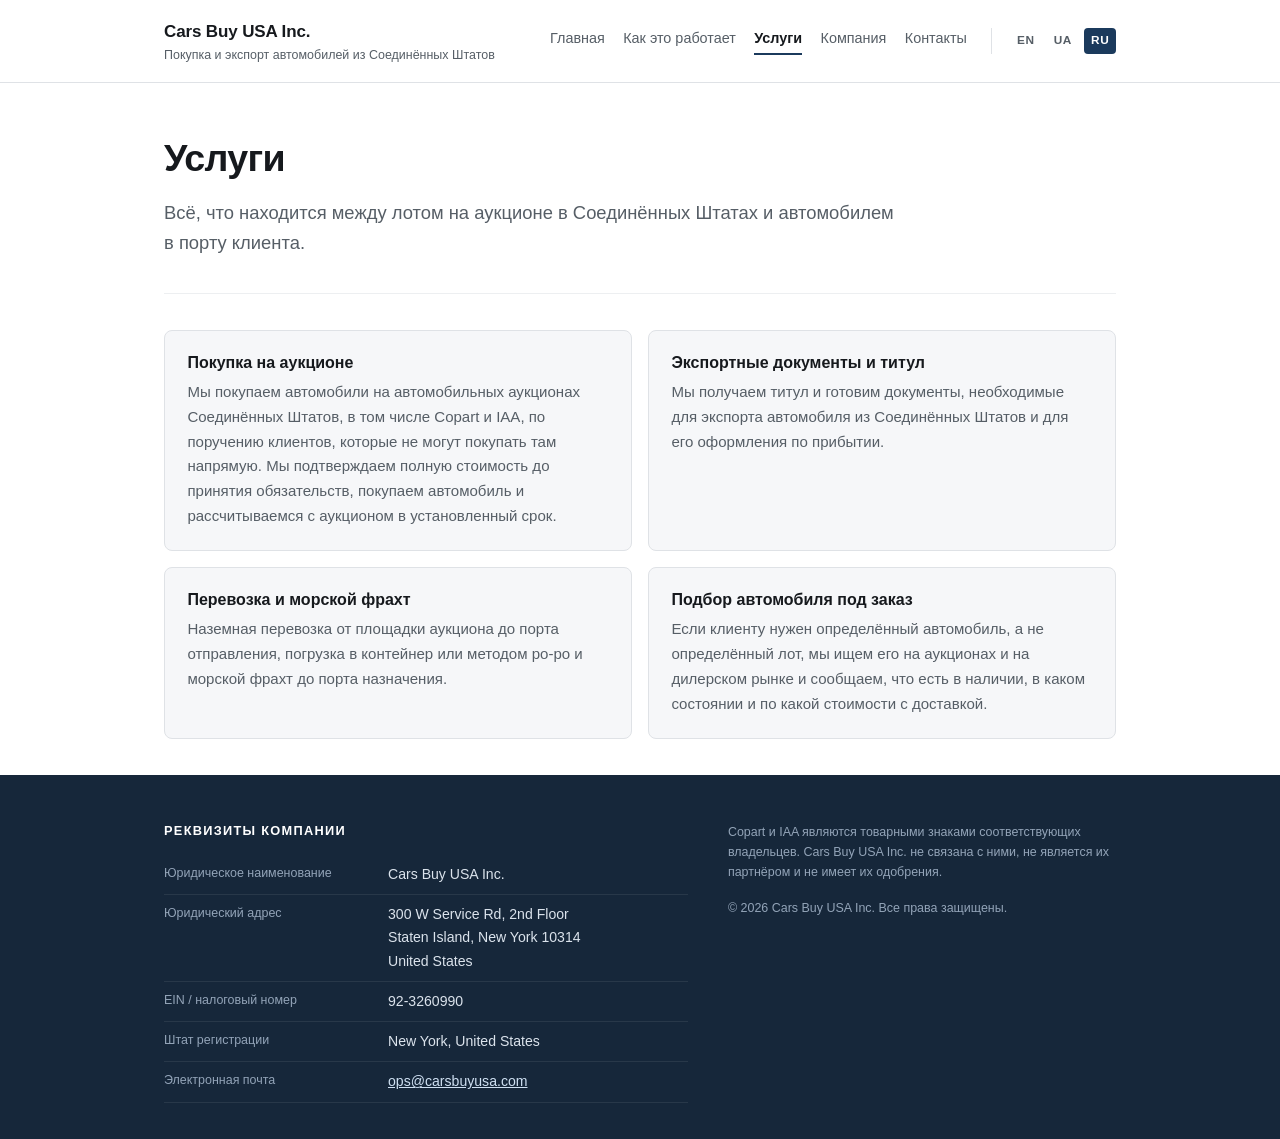
<file: docs/ru/services.html>
<!doctype html>
<html lang="ru">
<head>
  <meta charset="utf-8">
  <meta name="viewport" content="width=device-width, initial-scale=1">
  <title>Услуги — Cars Buy USA Inc.</title>
  <meta name="description" content="Покупка на аукционе, экспортные документы и титул, наземная перевозка и морской фрахт, подбор автомобиля под заказ.">
  <link rel="canonical" href="https://carsbuyusa.com/ru/services.html">
  <link rel="alternate" hreflang="en" href="https://carsbuyusa.com/services.html">
  <link rel="alternate" hreflang="uk" href="https://carsbuyusa.com/uk/services.html">
  <link rel="alternate" hreflang="ru" href="https://carsbuyusa.com/ru/services.html">
  <link rel="alternate" hreflang="x-default" href="https://carsbuyusa.com/services.html">
  <link rel="stylesheet" href="/assets/site.css">
</head>
<body>
  <a class="skip" href="#main">Перейти к содержанию</a>
  <header>
    <div class="wrap header-inner">
      <a class="brand" href="/ru/">
        <span class="brand-name">Cars Buy USA Inc.</span>
        <span class="brand-tag">Покупка и экспорт автомобилей из Соединённых Штатов</span>
      </a>
      <nav class="nav" aria-label="Главная">
        <a href="/ru/">Главная</a>
        <a href="/ru/how-it-works.html">Как это работает</a>
        <a href="/ru/services.html" aria-current="page">Услуги</a>
        <a href="/ru/company.html">Компания</a>
        <a href="/ru/contact.html">Контакты</a>
      </nav>
      <nav class="langs" aria-label="Язык">
        <a href="/services.html" lang="en" hreflang="en" title="English">EN</a>
        <a href="/uk/services.html" lang="uk" hreflang="uk" title="Українська">UA</a>
        <span aria-current="true">RU</span>
      </nav>
    </div>
  </header>

  <main id="main" class="wrap">
  <div class="hero">
    <h1>Услуги</h1>
    <p class="lead">Всё, что находится между лотом на аукционе в Соединённых Штатах и автомобилем в порту клиента.</p>
  </div>

  <section class="block">
    <div class="cards">
      <div class="card">
        <h3>Покупка на аукционе</h3>
        <p>Мы покупаем автомобили на автомобильных аукционах Соединённых Штатов, в том числе Copart и IAA, по поручению клиентов, которые не могут покупать там напрямую. Мы подтверждаем полную стоимость до принятия обязательств, покупаем автомобиль и рассчитываемся с аукционом в установленный срок.</p>
      </div>
      <div class="card">
        <h3>Экспортные документы и титул</h3>
        <p>Мы получаем титул и готовим документы, необходимые для экспорта автомобиля из Соединённых Штатов и для его оформления по прибытии.</p>
      </div>
      <div class="card">
        <h3>Перевозка и морской фрахт</h3>
        <p>Наземная перевозка от площадки аукциона до порта отправления, погрузка в контейнер или методом ро-ро и морской фрахт до порта назначения.</p>
      </div>
      <div class="card">
        <h3>Подбор автомобиля под заказ</h3>
        <p>Если клиенту нужен определённый автомобиль, а не определённый лот, мы ищем его на аукционах и на дилерском рынке и сообщаем, что есть в наличии, в каком состоянии и по какой стоимости с доставкой.</p>
      </div>
    </div>
  </section>
  </main>

  <footer>
    <div class="wrap footer-grid">
      <div>
        <h2>Реквизиты компании</h2>
        <dl class="facts facts-compact">
      <div class="fact">
        <dt>Юридическое наименование</dt>
        <dd>Cars Buy USA Inc.</dd>
      </div>
      <div class="fact">
        <dt>Юридический адрес</dt>
        <dd>300 W Service Rd, 2nd Floor<br>Staten Island, New York 10314<br>United States</dd>
      </div>
      <div class="fact">
        <dt>EIN / налоговый номер</dt>
        <dd>92-3260990</dd>
      </div>
      <div class="fact">
        <dt>Штат регистрации</dt>
        <dd>New York, United States</dd>
      </div>
      <div class="fact">
        <dt>Электронная почта</dt>
        <dd><a href="mailto:ops@carsbuyusa.com">ops@carsbuyusa.com</a></dd>
      </div>
        </dl>
      </div>
      <div class="footer-notes">
        <p>Copart и IAA являются товарными знаками соответствующих владельцев. Cars Buy USA Inc. не связана с ними, не является их партнёром и не имеет их одобрения.</p>
        <p class="copyright">&copy; 2026 Cars Buy USA Inc. Все права защищены.</p>
      </div>
    </div>
  </footer>
</body>
</html>
</file>
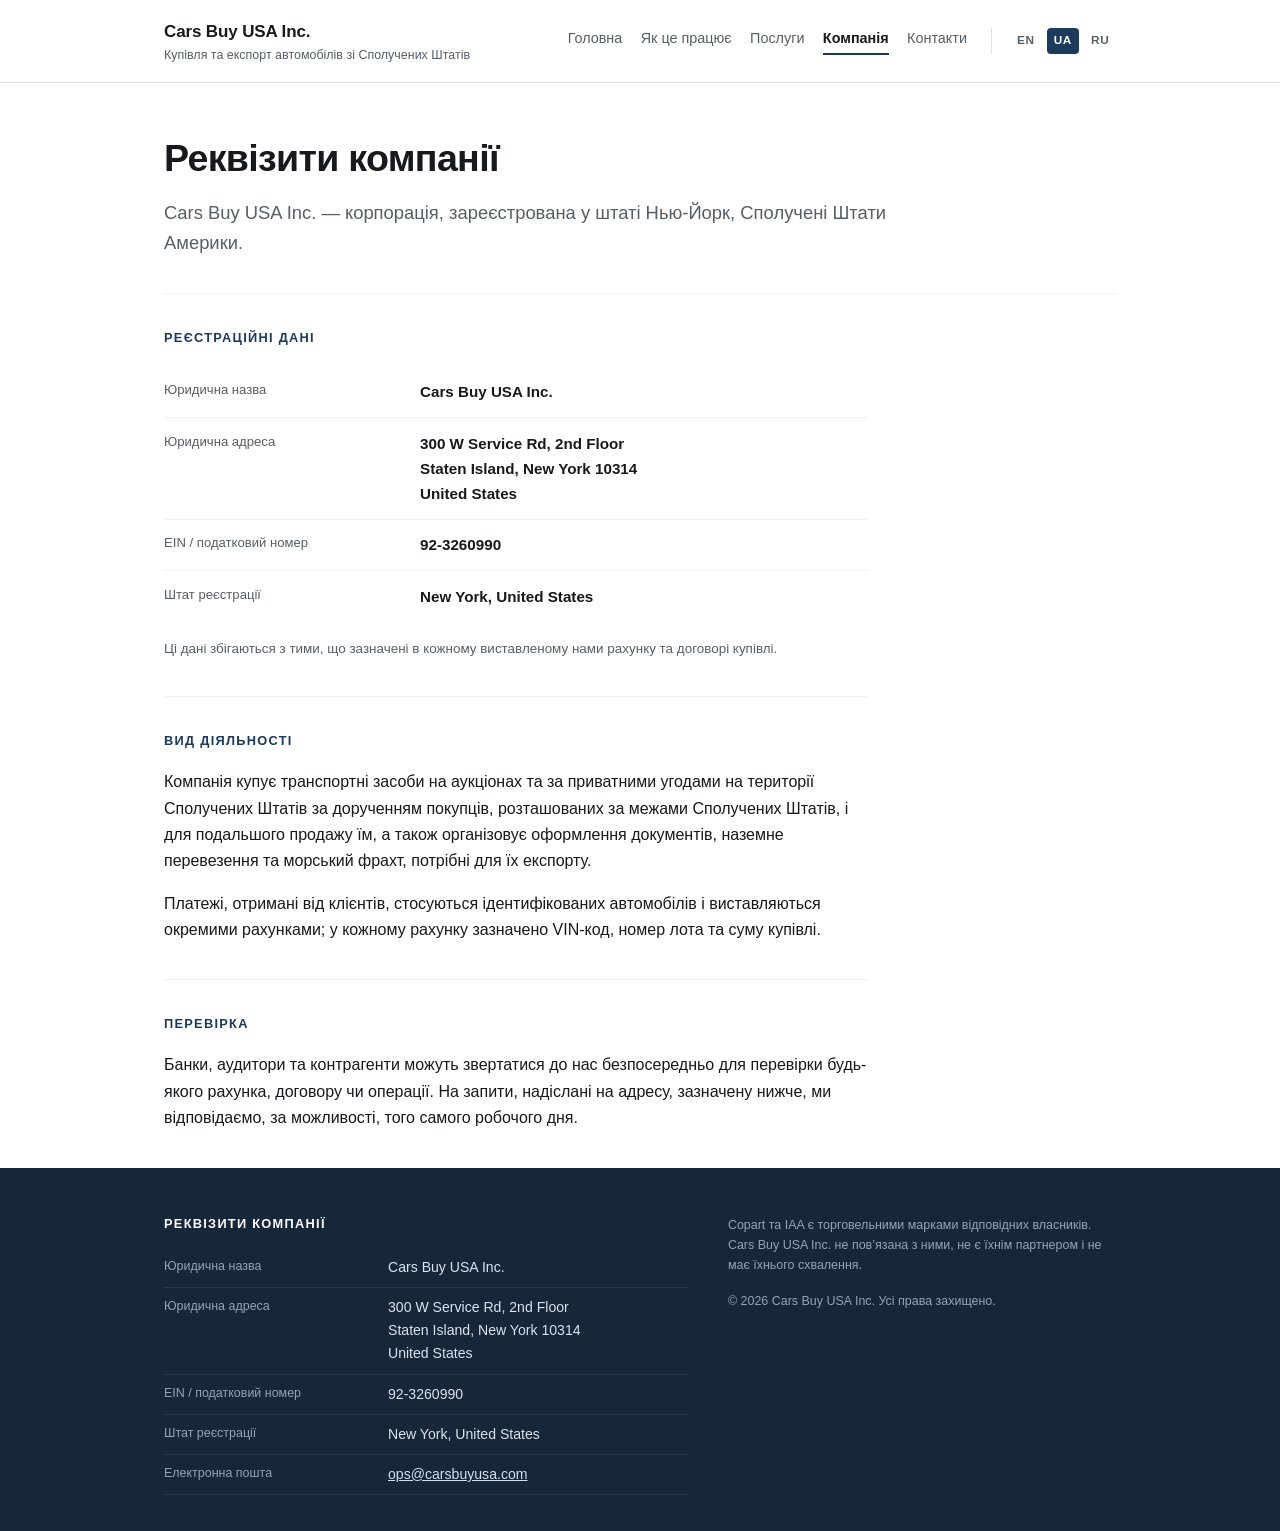
<file: docs/uk/company.html>
<!doctype html>
<html lang="uk">
<head>
  <meta charset="utf-8">
  <meta name="viewport" content="width=device-width, initial-scale=1">
  <title>Реквізити компанії — Cars Buy USA Inc.</title>
  <meta name="description" content="Реєстраційні дані Cars Buy USA Inc. — корпорації, зареєстрованої у штаті Нью-Йорк, США.">
  <link rel="canonical" href="https://carsbuyusa.com/uk/company.html">
  <link rel="alternate" hreflang="en" href="https://carsbuyusa.com/company.html">
  <link rel="alternate" hreflang="uk" href="https://carsbuyusa.com/uk/company.html">
  <link rel="alternate" hreflang="ru" href="https://carsbuyusa.com/ru/company.html">
  <link rel="alternate" hreflang="x-default" href="https://carsbuyusa.com/company.html">
  <link rel="stylesheet" href="/assets/site.css">
</head>
<body>
  <a class="skip" href="#main">Перейти до вмісту</a>
  <header>
    <div class="wrap header-inner">
      <a class="brand" href="/uk/">
        <span class="brand-name">Cars Buy USA Inc.</span>
        <span class="brand-tag">Купівля та експорт автомобілів зі Сполучених Штатів</span>
      </a>
      <nav class="nav" aria-label="Головна">
        <a href="/uk/">Головна</a>
        <a href="/uk/how-it-works.html">Як це працює</a>
        <a href="/uk/services.html">Послуги</a>
        <a href="/uk/company.html" aria-current="page">Компанія</a>
        <a href="/uk/contact.html">Контакти</a>
      </nav>
      <nav class="langs" aria-label="Мова">
        <a href="/company.html" lang="en" hreflang="en" title="English">EN</a>
        <span aria-current="true">UA</span>
        <a href="/ru/company.html" lang="ru" hreflang="ru" title="Русский">RU</a>
      </nav>
    </div>
  </header>

  <main id="main" class="wrap">
  <div class="hero">
    <h1>Реквізити компанії</h1>
    <p class="lead">Cars Buy USA Inc. — корпорація, зареєстрована у штаті Нью-Йорк, Сполучені Штати Америки.</p>
  </div>

  <section class="block">
    <h2>Реєстраційні дані</h2>
    <dl class="facts">
      <div class="fact">
        <dt>Юридична назва</dt>
        <dd>Cars Buy USA Inc.</dd>
      </div>
      <div class="fact">
        <dt>Юридична адреса</dt>
        <dd>300 W Service Rd, 2nd Floor<br>Staten Island, New York 10314<br>United States</dd>
      </div>
      <div class="fact">
        <dt>EIN / податковий номер</dt>
        <dd>92-3260990</dd>
      </div>
      <div class="fact">
        <dt>Штат реєстрації</dt>
        <dd>New York, United States</dd>
      </div>
    </dl>
    <p class="note">Ці дані збігаються з тими, що зазначені в кожному виставленому нами рахунку та договорі купівлі.</p>
  </section>

  <section class="block prose">
    <h2>Вид діяльності</h2>
    <p>Компанія купує транспортні засоби на аукціонах та за приватними угодами на території Сполучених Штатів за дорученням покупців, розташованих за межами Сполучених Штатів, і для подальшого продажу їм, а також організовує оформлення документів, наземне перевезення та морський фрахт, потрібні для їх експорту.</p>
    <p>Платежі, отримані від клієнтів, стосуються ідентифікованих автомобілів і виставляються окремими рахунками; у кожному рахунку зазначено VIN-код, номер лота та суму купівлі.</p>
  </section>

  <section class="block prose">
    <h2>Перевірка</h2>
    <p>Банки, аудитори та контрагенти можуть звертатися до нас безпосередньо для перевірки будь-якого рахунка, договору чи операції. На запити, надіслані на адресу, зазначену нижче, ми відповідаємо, за можливості, того самого робочого дня.</p>
  </section>
  </main>

  <footer>
    <div class="wrap footer-grid">
      <div>
        <h2>Реквізити компанії</h2>
        <dl class="facts facts-compact">
      <div class="fact">
        <dt>Юридична назва</dt>
        <dd>Cars Buy USA Inc.</dd>
      </div>
      <div class="fact">
        <dt>Юридична адреса</dt>
        <dd>300 W Service Rd, 2nd Floor<br>Staten Island, New York 10314<br>United States</dd>
      </div>
      <div class="fact">
        <dt>EIN / податковий номер</dt>
        <dd>92-3260990</dd>
      </div>
      <div class="fact">
        <dt>Штат реєстрації</dt>
        <dd>New York, United States</dd>
      </div>
      <div class="fact">
        <dt>Електронна пошта</dt>
        <dd><a href="mailto:ops@carsbuyusa.com">ops@carsbuyusa.com</a></dd>
      </div>
        </dl>
      </div>
      <div class="footer-notes">
        <p>Copart та IAA є торговельними марками відповідних власників. Cars Buy USA Inc. не пов’язана з ними, не є їхнім партнером і не має їхнього схвалення.</p>
        <p class="copyright">&copy; 2026 Cars Buy USA Inc. Усі права захищено.</p>
      </div>
    </div>
  </footer>
</body>
</html>
</file>
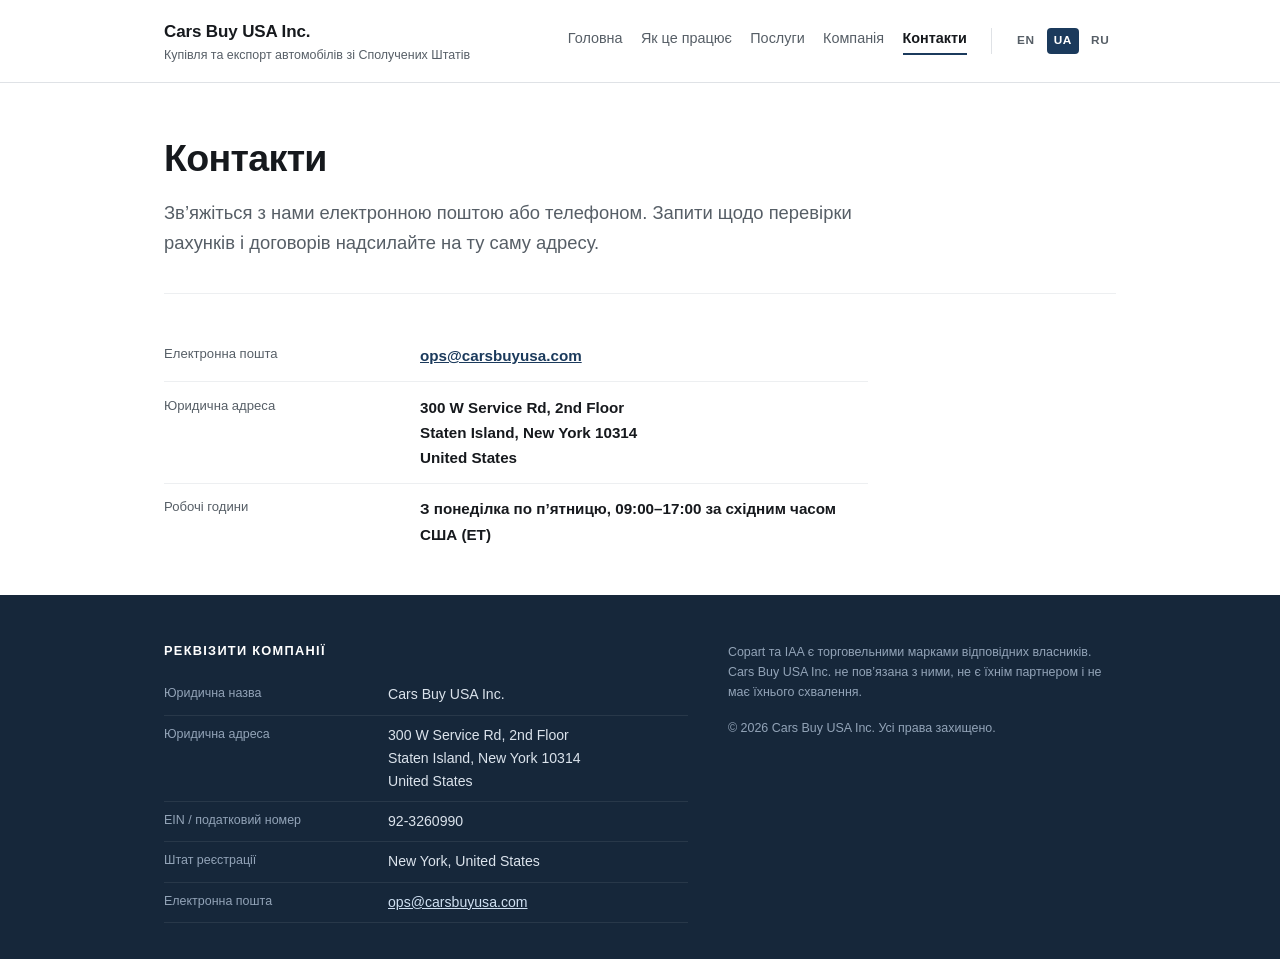
<file: docs/uk/contact.html>
<!doctype html>
<html lang="uk">
<head>
  <meta charset="utf-8">
  <meta name="viewport" content="width=device-width, initial-scale=1">
  <title>Контакти — Cars Buy USA Inc.</title>
  <meta name="description" content="Контактні дані Cars Buy USA Inc., Стейтен-Айленд, Нью-Йорк.">
  <link rel="canonical" href="https://carsbuyusa.com/uk/contact.html">
  <link rel="alternate" hreflang="en" href="https://carsbuyusa.com/contact.html">
  <link rel="alternate" hreflang="uk" href="https://carsbuyusa.com/uk/contact.html">
  <link rel="alternate" hreflang="ru" href="https://carsbuyusa.com/ru/contact.html">
  <link rel="alternate" hreflang="x-default" href="https://carsbuyusa.com/contact.html">
  <link rel="stylesheet" href="/assets/site.css">
</head>
<body>
  <a class="skip" href="#main">Перейти до вмісту</a>
  <header>
    <div class="wrap header-inner">
      <a class="brand" href="/uk/">
        <span class="brand-name">Cars Buy USA Inc.</span>
        <span class="brand-tag">Купівля та експорт автомобілів зі Сполучених Штатів</span>
      </a>
      <nav class="nav" aria-label="Головна">
        <a href="/uk/">Головна</a>
        <a href="/uk/how-it-works.html">Як це працює</a>
        <a href="/uk/services.html">Послуги</a>
        <a href="/uk/company.html">Компанія</a>
        <a href="/uk/contact.html" aria-current="page">Контакти</a>
      </nav>
      <nav class="langs" aria-label="Мова">
        <a href="/contact.html" lang="en" hreflang="en" title="English">EN</a>
        <span aria-current="true">UA</span>
        <a href="/ru/contact.html" lang="ru" hreflang="ru" title="Русский">RU</a>
      </nav>
    </div>
  </header>

  <main id="main" class="wrap">
  <div class="hero">
    <h1>Контакти</h1>
    <p class="lead">Зв’яжіться з нами електронною поштою або телефоном. Запити щодо перевірки рахунків і договорів надсилайте на ту саму адресу.</p>
  </div>

  <section class="block">
    <dl class="facts">
      <div class="fact">
        <dt>Електронна пошта</dt>
        <dd><a href="mailto:ops@carsbuyusa.com">ops@carsbuyusa.com</a></dd>
      </div>
      <div class="fact">
        <dt>Юридична адреса</dt>
        <dd>300 W Service Rd, 2nd Floor<br>Staten Island, New York 10314<br>United States</dd>
      </div>
      <div class="fact">
        <dt>Робочі години</dt>
        <dd>З понеділка по п’ятницю, 09:00–17:00 за східним часом США (ET)</dd>
      </div>
    </dl>
  </section>
  </main>

  <footer>
    <div class="wrap footer-grid">
      <div>
        <h2>Реквізити компанії</h2>
        <dl class="facts facts-compact">
      <div class="fact">
        <dt>Юридична назва</dt>
        <dd>Cars Buy USA Inc.</dd>
      </div>
      <div class="fact">
        <dt>Юридична адреса</dt>
        <dd>300 W Service Rd, 2nd Floor<br>Staten Island, New York 10314<br>United States</dd>
      </div>
      <div class="fact">
        <dt>EIN / податковий номер</dt>
        <dd>92-3260990</dd>
      </div>
      <div class="fact">
        <dt>Штат реєстрації</dt>
        <dd>New York, United States</dd>
      </div>
      <div class="fact">
        <dt>Електронна пошта</dt>
        <dd><a href="mailto:ops@carsbuyusa.com">ops@carsbuyusa.com</a></dd>
      </div>
        </dl>
      </div>
      <div class="footer-notes">
        <p>Copart та IAA є торговельними марками відповідних власників. Cars Buy USA Inc. не пов’язана з ними, не є їхнім партнером і не має їхнього схвалення.</p>
        <p class="copyright">&copy; 2026 Cars Buy USA Inc. Усі права захищено.</p>
      </div>
    </div>
  </footer>
</body>
</html>
</file>
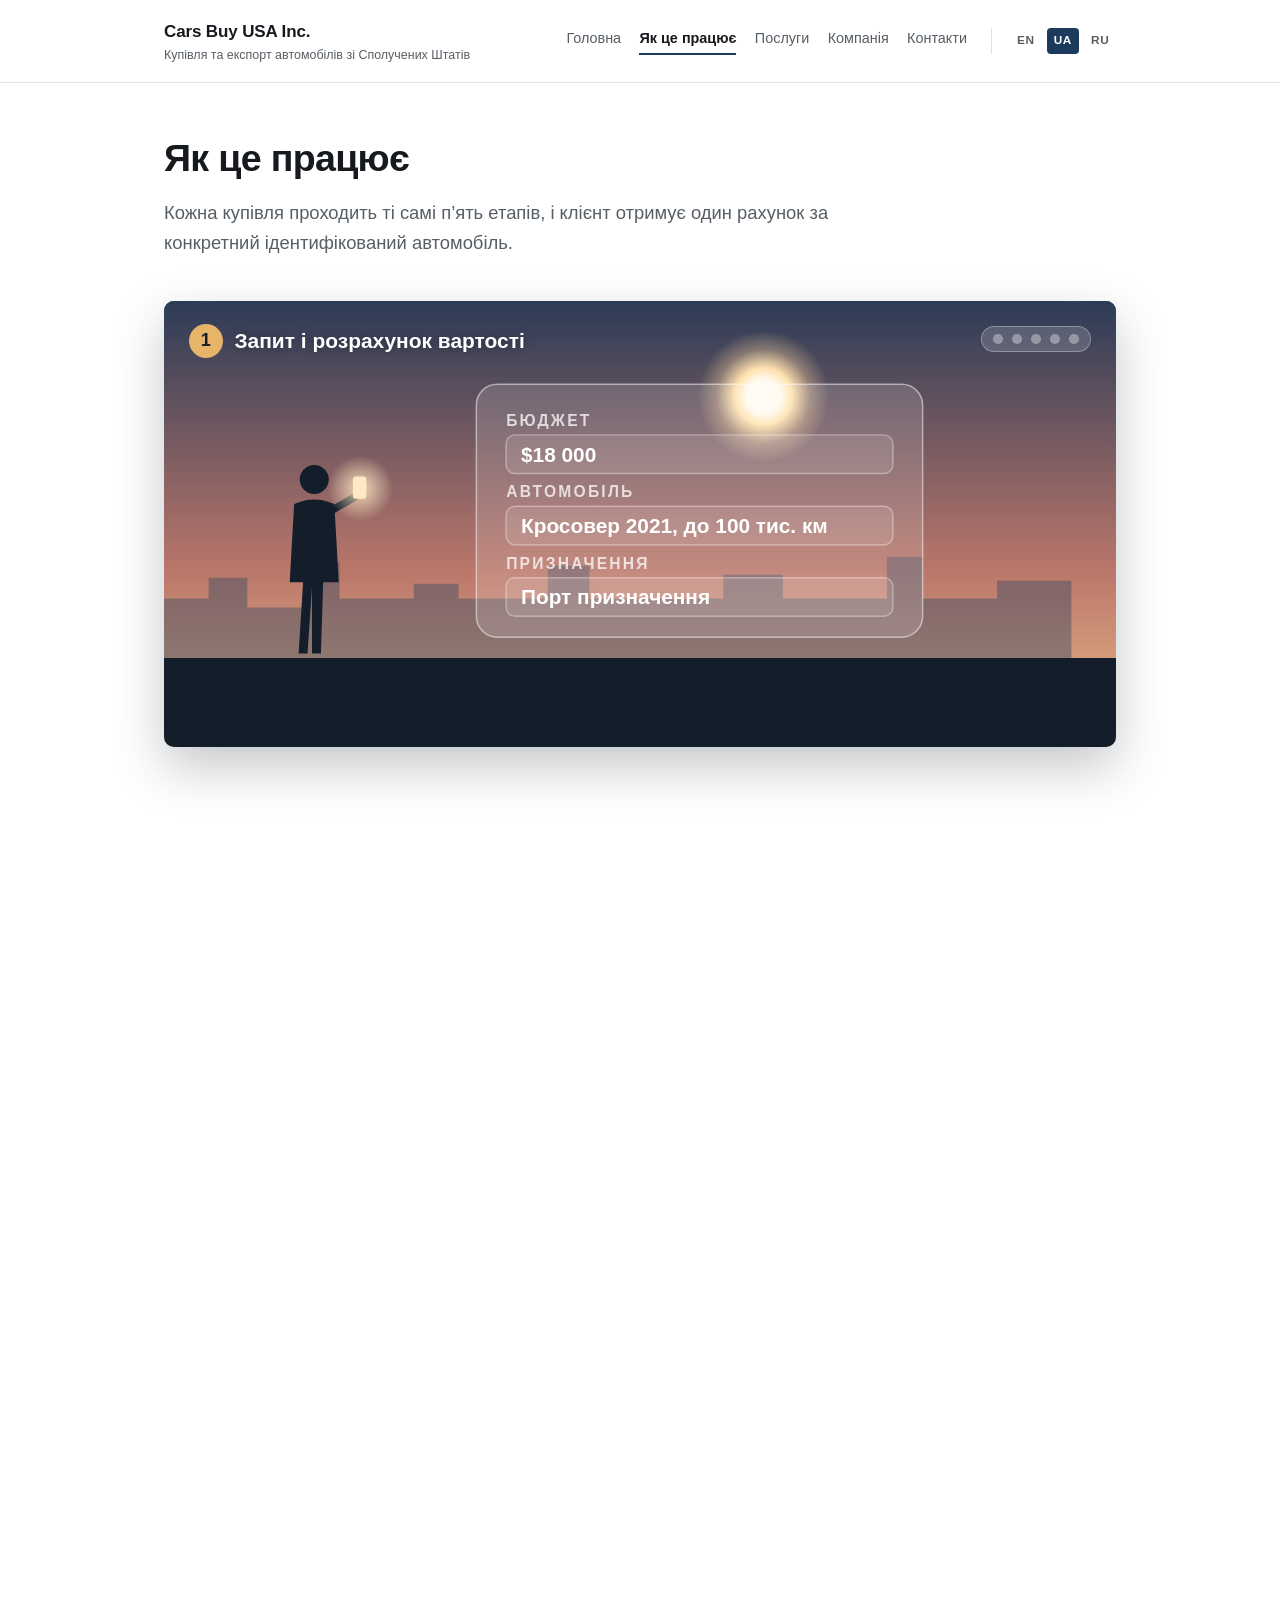
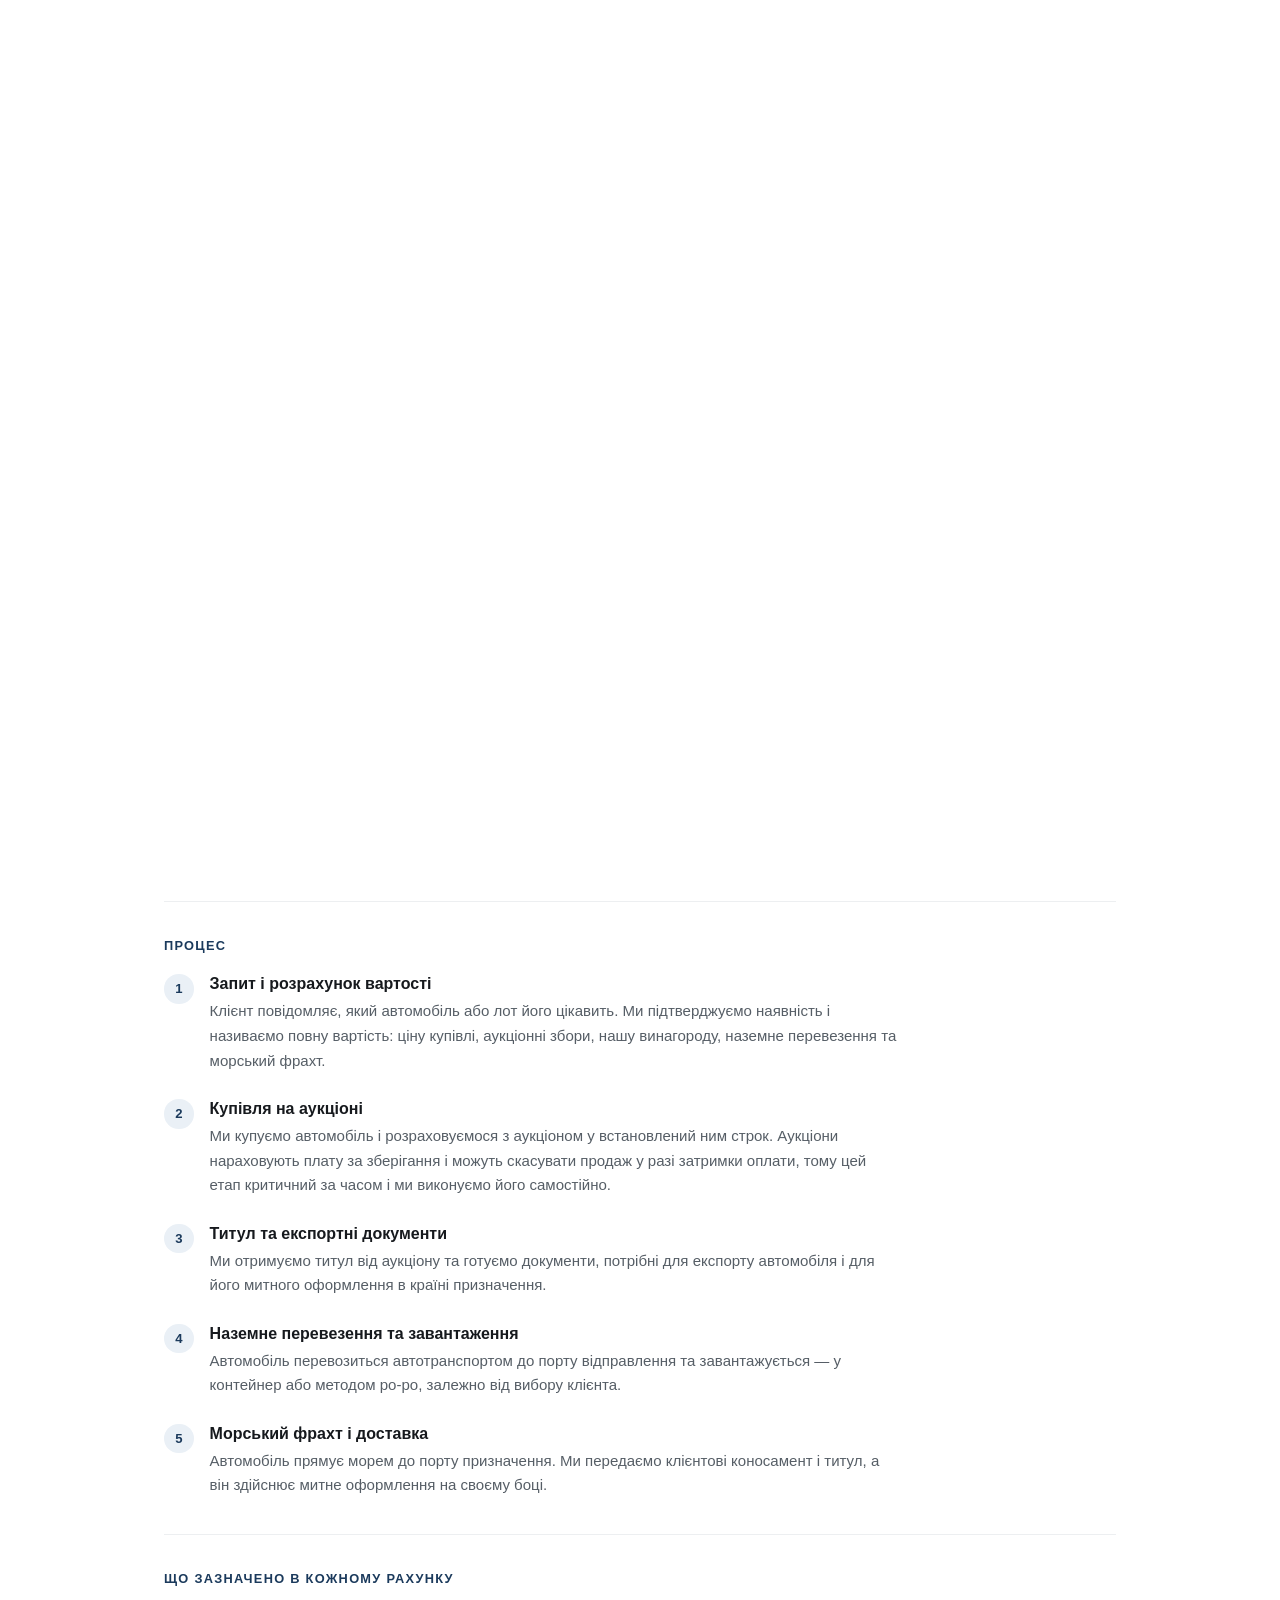
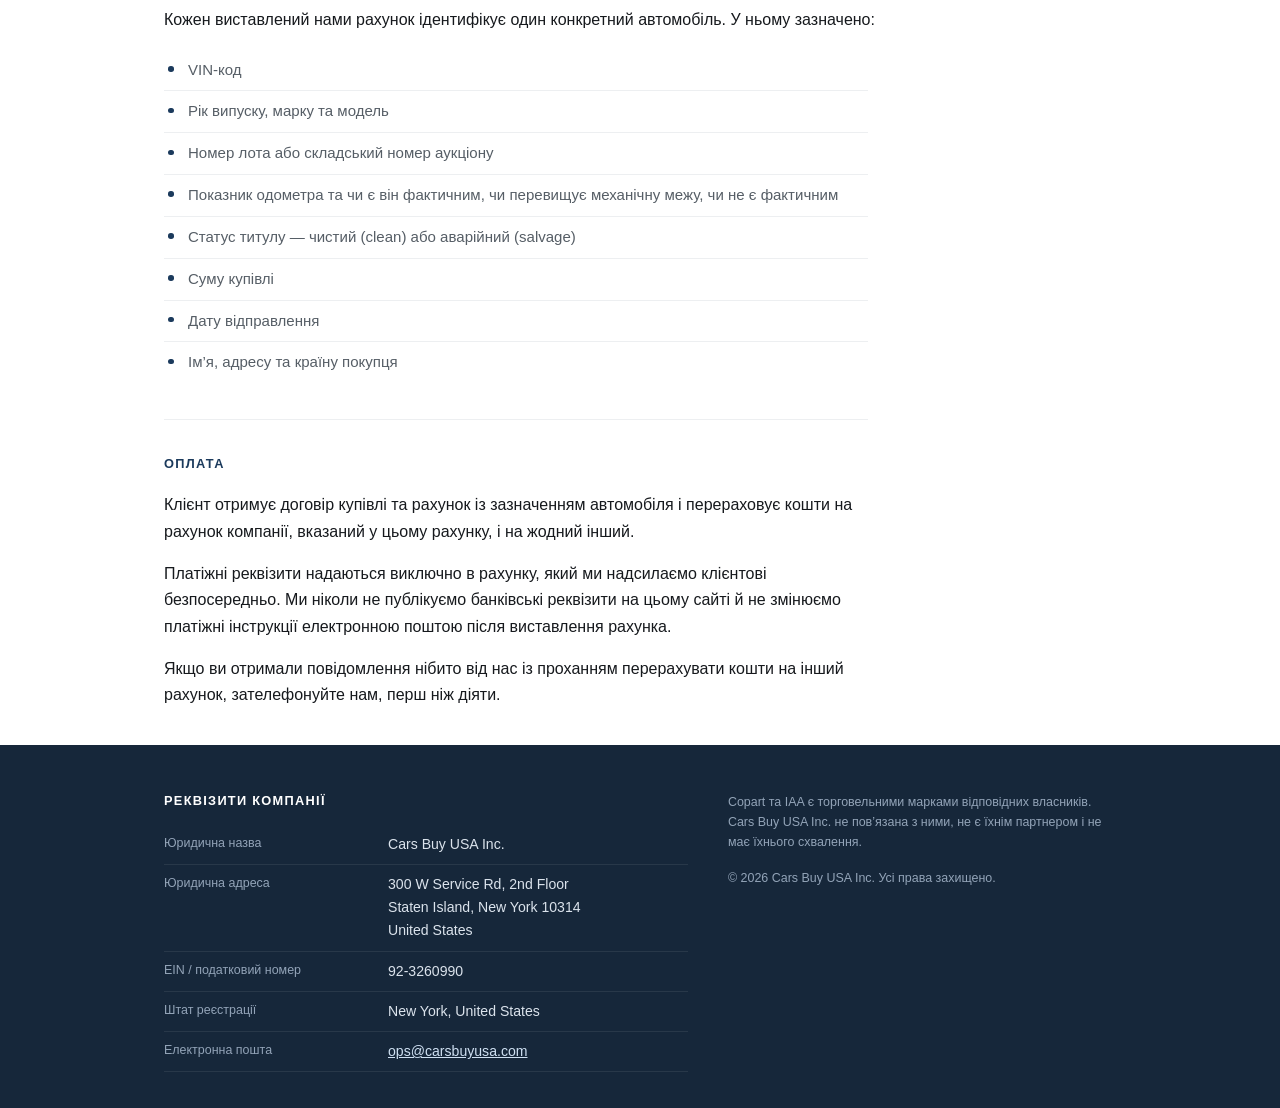
<file: docs/uk/how-it-works.html>
<!doctype html>
<html lang="uk">
<head>
  <meta charset="utf-8">
  <meta name="viewport" content="width=device-width, initial-scale=1">
  <title>Як це працює — Cars Buy USA Inc.</title>
  <meta name="description" content="П’ять етапів купівлі та експорту автомобіля — від розрахунку вартості до доставки в порт призначення — та що зазначено в кожному рахунку.">
  <link rel="canonical" href="https://carsbuyusa.com/uk/how-it-works.html">
  <link rel="alternate" hreflang="en" href="https://carsbuyusa.com/how-it-works.html">
  <link rel="alternate" hreflang="uk" href="https://carsbuyusa.com/uk/how-it-works.html">
  <link rel="alternate" hreflang="ru" href="https://carsbuyusa.com/ru/how-it-works.html">
  <link rel="alternate" hreflang="x-default" href="https://carsbuyusa.com/how-it-works.html">
  <link rel="stylesheet" href="/assets/site.css">
</head>
<body>
  <a class="skip" href="#main">Перейти до вмісту</a>
  <header>
    <div class="wrap header-inner">
      <a class="brand" href="/uk/">
        <span class="brand-name">Cars Buy USA Inc.</span>
        <span class="brand-tag">Купівля та експорт автомобілів зі Сполучених Штатів</span>
      </a>
      <nav class="nav" aria-label="Головна">
        <a href="/uk/">Головна</a>
        <a href="/uk/how-it-works.html" aria-current="page">Як це працює</a>
        <a href="/uk/services.html">Послуги</a>
        <a href="/uk/company.html">Компанія</a>
        <a href="/uk/contact.html">Контакти</a>
      </nav>
      <nav class="langs" aria-label="Мова">
        <a href="/how-it-works.html" lang="en" hreflang="en" title="English">EN</a>
        <span aria-current="true">UA</span>
        <a href="/ru/how-it-works.html" lang="ru" hreflang="ru" title="Русский">RU</a>
      </nav>
    </div>
  </header>

  <main id="main" class="wrap">
  <div class="hero">
    <h1>Як це працює</h1>
    <p class="lead">Кожна купівля проходить ті самі п’ять етапів, і клієнт отримує один рахунок за конкретний ідентифікований автомобіль.</p>
  </div>

  <section class="journey" aria-hidden="true">
  <svg width="0" height="0" class="j-defs" aria-hidden="true" focusable="false">
  <defs>
    <symbol id="j-car" viewBox="0 0 210 64" overflow="visible">
      <path d="M8 46 C8 39 13 35 22 34 L56 31 C70 21 88 14 106 13 L138 13 C153 13 166 20 178 29 L192 31 C199 32 202 37 202 43 L202 47 C202 49 200 50 198 50 L10 50 C9 50 8 49 8 47Z"/>
      <path d="M70 30 C80 22 92 18 106 18 L120 18 L120 30Z M125 18 L137 18 C148 18 158 23 168 30 L125 30Z" style="fill:var(--win,#2a3a52)"/>
      <circle cx="52" cy="50" r="13" style="fill:#0b121b"/><circle cx="164" cy="50" r="13" style="fill:#0b121b"/>
      <circle cx="52" cy="50" r="6" style="fill:var(--rim,#2a3a52)"/><circle cx="164" cy="50" r="6" style="fill:var(--rim,#2a3a52)"/>
    </symbol>
    <symbol id="j-person" viewBox="-14 -8 28 88" overflow="visible">
      <circle cx="0" cy="0" r="6.5"/>
      <path d="M-9 11 Q0 7 9 11 L11 46 L4 46 L3 78 L-1 78 L-1 48 L-3 78 L-7 78 L-5 46 L-11 46Z"/>
    </symbol>
    <linearGradient id="j-sea" x1="0" y1="0" x2="0" y2="1"><stop offset="0" stop-color="#5a6a82"/><stop offset="1" stop-color="#1e2b3d"/></linearGradient>
    <linearGradient id="j-beam" x1="0" y1="0" x2="0" y2="1"><stop offset="0" stop-color="#fff3d6" stop-opacity=".55"/><stop offset="1" stop-color="#fff3d6" stop-opacity=".05"/></linearGradient>
    <linearGradient id="j-head" x1="0" y1="0" x2="1" y2="0"><stop offset="0" stop-color="#ffe2b0" stop-opacity=".55"/><stop offset="1" stop-color="#ffe2b0" stop-opacity="0"/></linearGradient>
    <linearGradient id="j-spot" x1="0" y1="0" x2="0" y2="1"><stop offset="0" stop-color="#fff3d6" stop-opacity=".05"/><stop offset="1" stop-color="#fff3d6" stop-opacity=".5"/></linearGradient>
    <radialGradient id="j-glow"><stop offset="0" stop-color="#ffe9c4" stop-opacity=".9"/><stop offset="1" stop-color="#ffe9c4" stop-opacity="0"/></radialGradient>
  </defs>
</svg>
  <div class="j-sticky">
    <div class="j-stage">
      <div class="j-sky j-sky1"></div><div class="j-sky j-sky2 j-a"></div><div class="j-sky j-sky3 j-a"></div><div class="j-sky j-sky4 j-a"></div><div class="j-sky j-sky5 j-a"></div>
      <div class="j-sun j-a"></div>
      <div class="j-track j-a">
        <div class="j-panel">
          <svg viewBox="0 0 640 300">
            <path d="M0 240 V200 h30 v-14 h26 v20 h40 v-30 h22 v24 h50 v-10 h30 v10 h60 v-22 h28 v22 h90 v-16 h40 v16 h70 v-28 h24 v28 h50 v-12 h50 V240Z" fill="#3a4a63" opacity=".45"/>
            <rect x="0" y="240" width="640" height="60" fill="#141e2b"/>
            <use href="#j-person" x="80" y="108" width="42" height="132" fill="#141e2b"/>
            <path d="M114 140 L128 132" stroke="#141e2b" stroke-width="5" stroke-linecap="round"/>
            <circle cx="132" cy="126" r="22" fill="url(#j-glow)"/>
            <rect x="127" y="118" width="9" height="15" rx="2" fill="#ffe9c4"/>
            <rect x="210" y="56" width="300" height="170" rx="14" fill="#ffffff" fill-opacity=".14" stroke="#ffffff" stroke-opacity=".5"/>
            <g font-size="10.5" fill="#ffffff" fill-opacity=".75" font-weight="700" letter-spacing="1.5">
              <text x="230" y="84">БЮДЖЕТ</text><text x="230" y="132">АВТОМОБІЛЬ</text><text x="230" y="180">ПРИЗНАЧЕННЯ</text>
            </g>
            <g fill="#ffffff" fill-opacity=".1" stroke="#ffffff" stroke-opacity=".35"><rect x="230" y="90" width="260" height="26" rx="6"/><rect x="230" y="138" width="260" height="26" rx="6"/><rect x="230" y="186" width="260" height="26" rx="6"/></g>
            <g font-size="14" fill="#ffffff" font-weight="600">
              <text class="j-a j-ty1" x="240" y="108">$18 000</text><text class="j-a j-ty2" x="240" y="156">Кросовер 2021, до 100 тис. км</text><text class="j-a j-ty3" x="240" y="204">Порт призначення</text>
            </g>
            <path class="j-a j-plane" d="M505 214 l30 -12 l-11 27 l-5 -11z" fill="#e7b46a"/>
          </svg>
          <div class="j-cap"><b>1</b> Запит і розрахунок вартості</div>
        </div>
        <div class="j-panel">
          <svg viewBox="0 0 640 300">
            <path d="M150 240 V140 L230 108 L410 108 L490 140 V240Z" fill="#3a4a63" opacity=".55"/>
            <rect x="256" y="111" width="128" height="24" rx="3" fill="#141e2b"/>
            <text x="320" y="128" font-size="12" font-weight="800" fill="#ffe2b0" text-anchor="middle" letter-spacing="3">АУКЦІОН</text>
            <path class="j-a j-beam" d="M300 150 L340 150 L440 240 L200 240Z" fill="url(#j-beam)"/>
            <rect x="0" y="240" width="640" height="60" fill="#141e2b"/>
            <use href="#j-car" x="20" y="203" width="120" height="37" fill="#1e2b3d"/>
            <use href="#j-car" x="500" y="203" width="120" height="37" fill="#1e2b3d"/>
            <use href="#j-car" x="215" y="177" width="210" height="64" fill="#141e2b" style="--win:#3c5070;--rim:#5a6a82"/>
            <g class="j-a j-padl"><path d="M150 300 L156 190" stroke="#141e2b" stroke-width="7" stroke-linecap="round"/><circle cx="157" cy="172" r="20" fill="#2a3a52"/><text x="157" y="177" font-size="13" font-weight="700" text-anchor="middle" fill="#c9d3de">12</text></g>
            <g class="j-a j-padr"><path d="M490 300 L484 190" stroke="#141e2b" stroke-width="7" stroke-linecap="round"/><circle cx="483" cy="172" r="20" fill="#e7b46a"/><text x="483" y="177" font-size="13" font-weight="800" text-anchor="middle" fill="#141e2b">27</text></g>
            <g class="j-a j-sold">
              <circle cx="320" cy="161" r="60" fill="url(#j-glow)"/>
              <rect x="250" y="144" width="140" height="30" rx="6" fill="#e7b46a"/>
              <text x="320" y="165" font-size="16" font-weight="800" fill="#141e2b" text-anchor="middle" letter-spacing="1">ПРОДАНО ✓</text>
            </g>
          </svg>
          <div class="j-cap"><b>2</b> Купівля на аукціоні</div>
        </div>
        <div class="j-panel">
          <svg viewBox="0 0 640 300">
            <path d="M400 240 V150 L500 116 L600 150 V240Z M412 160 h176 v6 h-176Z" fill="#3a4a63" opacity=".5"/>
            <g fill="#3a4a63" opacity=".5"><rect x="420" y="170" width="10" height="70"/><rect x="450" y="170" width="10" height="70"/><rect x="480" y="170" width="10" height="70"/><rect x="510" y="170" width="10" height="70"/><rect x="540" y="170" width="10" height="70"/><rect x="570" y="170" width="10" height="70"/></g>
            <rect x="0" y="240" width="640" height="60" fill="#141e2b"/>
            <use href="#j-car" x="24" y="191" width="160" height="49" fill="#141e2b" style="--win:#3c5070;--rim:#5a6a82"/>
            <rect x="206" y="56" width="150" height="176" rx="5" fill="#141e2b" opacity=".25"/>
            <rect x="200" y="50" width="150" height="176" rx="5" fill="#fbf5ea"/>
            <text x="275" y="78" font-size="9.5" font-weight="800" fill="#1b3a5c" text-anchor="middle" letter-spacing=".5">ТИТУЛ</text>
            <g fill="#e6dccb"><rect x="216" y="92" width="118" height="7" rx="3"/><rect x="216" y="107" width="90" height="7" rx="3"/><rect x="216" y="122" width="106" height="7" rx="3"/></g>
            <g class="j-a j-doc2">
              <rect x="306" y="78" width="160" height="164" rx="5" fill="#141e2b" opacity=".25"/>
              <rect x="300" y="72" width="160" height="164" rx="5" fill="#fffaf2"/>
              <text x="380" y="98" font-size="9.5" font-weight="800" fill="#1b3a5c" text-anchor="middle" letter-spacing=".5">ЕКСПОРТНІ ДОКУМЕНТИ</text>
              <g fill="#e6dccb"><rect x="316" y="112" width="128" height="7" rx="3"/><rect x="316" y="127" width="94" height="7" rx="3"/><rect x="316" y="142" width="112" height="7" rx="3"/></g>
              <g class="j-a j-stamp"><rect x="322" y="168" width="116" height="38" rx="5" fill="none" stroke="#1b3a5c" stroke-width="4"/><text x="380" y="193" font-size="14" font-weight="800" fill="#1b3a5c" text-anchor="middle">ОФОРМЛЕНО</text></g>
            </g>
            <circle cx="530" cy="78" r="30" fill="url(#j-glow)"/>
            <path class="j-a j-tick" d="M515 78 l11 11 l21 -22" fill="none" stroke="#e7b46a" stroke-width="6" stroke-linecap="round" stroke-linejoin="round"/>
          </svg>
          <div class="j-cap"><b>3</b> Титул та експортні документи</div>
        </div>
        <div class="j-panel">
          <svg viewBox="0 0 640 300">
            <path d="M0 240 V214 h40 v-8 h60 v8 h80 v-12 h50 v12 h120 V240Z" fill="#3a4a63" opacity=".45"/>
            <g fill="#1f2c3e">
              <rect x="470" y="96" width="9" height="144"/><rect x="530" y="96" width="9" height="144"/><rect x="440" y="88" width="200" height="11"/><rect x="474" y="118" width="62" height="6"/>
              <rect x="590" y="70" width="8" height="170"/><rect x="560" y="64" width="80" height="9"/>
              <rect x="560" y="200" width="80" height="40"/><rect x="574" y="170" width="66" height="30" opacity=".85"/>
            </g>
            <rect x="0" y="240" width="640" height="60" fill="#141e2b"/>
            <line class="j-a j-road" x1="0" y1="268" x2="640" y2="268" stroke="#f3c98f" stroke-opacity=".55" stroke-width="3"/>
            <g class="j-a j-truck">
              <path d="M342 204 L440 190 L440 236 L342 228Z" fill="url(#j-head)"/>
              <rect x="120" y="214" width="172" height="9" fill="#0f1722"/>
              <path d="M292 232 V186 q0 -6 6 -6 h30 q8 0 12 8 l6 14 v30Z" fill="#0f1722"/>
              <rect x="306" y="188" width="22" height="13" rx="2" fill="#ffd9a0" opacity=".75"/>
              <g fill="#0b121b"><circle cx="142" cy="234" r="11"/><circle cx="272" cy="234" r="11"/><circle cx="324" cy="234" r="11"/></g>
              <use href="#j-car" x="130" y="168" width="150" height="46" fill="#22324a" style="--win:#3c5070;--rim:#5a6a82"/>
            </g>
          </svg>
          <div class="j-cap"><b>4</b> Наземне перевезення та завантаження</div>
        </div>
        <div class="j-panel">
          <svg viewBox="0 0 640 300">
            <rect x="0" y="232" width="272" height="68" fill="url(#j-sea)"/>
            <g fill="#ffe2b0"><rect x="70" y="272" width="120" height="2" opacity=".5"/><rect x="90" y="280" width="80" height="2" opacity=".38"/><rect x="105" y="288" width="50" height="2" opacity=".28"/></g>
            <rect x="262" y="212" width="378" height="88" fill="#141e2b"/>
            <g class="j-a j-ship">
              <path d="M8 212 L264 212 L244 262 L28 262Z" fill="#141e2b"/>
              <rect x="22" y="160" width="36" height="52" fill="#141e2b"/>
              <g fill="#ffd9a0" opacity=".7"><rect x="28" y="168" width="6" height="5"/><rect x="40" y="168" width="6" height="5"/><rect x="28" y="180" width="6" height="5"/></g>
              <g fill="#1e2b3d"><rect x="66" y="180" width="36" height="32"/><rect x="104" y="180" width="36" height="32"/><rect x="85" y="146" width="36" height="32"/></g>
              <use class="j-a j-ondeck" href="#j-car" x="143" y="181" width="105" height="32" fill="#2a3a52" style="--win:#4a5e7e;--rim:#5a6a82"/>
            </g>
            <g class="j-a j-spot">
              <path d="M306 0 L334 0 L392 213 L248 213Z" fill="url(#j-spot)"/>
              <ellipse cx="320" cy="213" rx="80" ry="8" fill="url(#j-glow)"/>
            </g>
            <use class="j-a j-rolloff" href="#j-car" x="268" y="181" width="105" height="32" fill="#2a3a52" style="--win:#4a5e7e;--rim:#5a6a82"/>
            <use href="#j-person" x="404" y="108" width="34" height="106" fill="#141e2b"/>
            <path class="j-a j-arms" d="M410 134 L401 108 M432 134 L441 108" stroke="#141e2b" stroke-width="4.5" stroke-linecap="round"/>
            <g class="j-a j-spark" fill="#e7b46a"><circle cx="391" cy="100" r="3.5"/><circle cx="453" cy="96" r="3.5"/><circle cx="385" cy="126" r="2.5"/><circle cx="423" cy="84" r="2.5"/></g>
          </svg>
          <div class="j-cap"><b>5</b> Морський фрахт і доставка</div>
        </div>
      </div>
      <div class="j-dots"><i class="j-a j-d1"></i><i class="j-a j-d2"></i><i class="j-a j-d3"></i><i class="j-a j-d4"></i><i class="j-a j-d5"></i></div>
    </div>
  </div>
  </section>

  <section class="block">
    <h2>Процес</h2>
    <ol class="steps steps-stacked">
      <li>
        <span class="step-num" aria-hidden="true">1</span>
        <div>
          <h3>Запит і розрахунок вартості</h3>
          <p>Клієнт повідомляє, який автомобіль або лот його цікавить. Ми підтверджуємо наявність і називаємо повну вартість: ціну купівлі, аукціонні збори, нашу винагороду, наземне перевезення та морський фрахт.</p>
        </div>
      </li>
      <li>
        <span class="step-num" aria-hidden="true">2</span>
        <div>
          <h3>Купівля на аукціоні</h3>
          <p>Ми купуємо автомобіль і розраховуємося з аукціоном у встановлений ним строк. Аукціони нараховують плату за зберігання і можуть скасувати продаж у разі затримки оплати, тому цей етап критичний за часом і ми виконуємо його самостійно.</p>
        </div>
      </li>
      <li>
        <span class="step-num" aria-hidden="true">3</span>
        <div>
          <h3>Титул та експортні документи</h3>
          <p>Ми отримуємо титул від аукціону та готуємо документи, потрібні для експорту автомобіля і для його митного оформлення в країні призначення.</p>
        </div>
      </li>
      <li>
        <span class="step-num" aria-hidden="true">4</span>
        <div>
          <h3>Наземне перевезення та завантаження</h3>
          <p>Автомобіль перевозиться автотранспортом до порту відправлення та завантажується — у контейнер або методом ро-ро, залежно від вибору клієнта.</p>
        </div>
      </li>
      <li>
        <span class="step-num" aria-hidden="true">5</span>
        <div>
          <h3>Морський фрахт і доставка</h3>
          <p>Автомобіль прямує морем до порту призначення. Ми передаємо клієнтові коносамент і титул, а він здійснює митне оформлення на своєму боці.</p>
        </div>
      </li>
    </ol>
  </section>

  <section class="block">
    <h2>Що зазначено в кожному рахунку</h2>
    <p>Кожен виставлений нами рахунок ідентифікує один конкретний автомобіль. У ньому зазначено:</p>
    <ul class="ticks">
      <li>VIN-код</li>
      <li>Рік випуску, марку та модель</li>
      <li>Номер лота або складський номер аукціону</li>
      <li>Показник одометра та чи є він фактичним, чи перевищує механічну межу, чи не є фактичним</li>
      <li>Статус титулу — чистий (clean) або аварійний (salvage)</li>
      <li>Суму купівлі</li>
      <li>Дату відправлення</li>
      <li>Ім’я, адресу та країну покупця</li>
    </ul>
  </section>

  <section class="block prose">
    <h2>Оплата</h2>
    <p>Клієнт отримує договір купівлі та рахунок із зазначенням автомобіля і перераховує кошти на рахунок компанії, вказаний у цьому рахунку, і на жодний інший.</p>
    <p>Платіжні реквізити надаються виключно в рахунку, який ми надсилаємо клієнтові безпосередньо. Ми ніколи не публікуємо банківські реквізити на цьому сайті й не змінюємо платіжні інструкції електронною поштою після виставлення рахунка.</p>
    <p>Якщо ви отримали повідомлення нібито від нас із проханням перерахувати кошти на інший рахунок, зателефонуйте нам, перш ніж діяти.</p>
  </section>
  </main>

  <footer>
    <div class="wrap footer-grid">
      <div>
        <h2>Реквізити компанії</h2>
        <dl class="facts facts-compact">
      <div class="fact">
        <dt>Юридична назва</dt>
        <dd>Cars Buy USA Inc.</dd>
      </div>
      <div class="fact">
        <dt>Юридична адреса</dt>
        <dd>300 W Service Rd, 2nd Floor<br>Staten Island, New York 10314<br>United States</dd>
      </div>
      <div class="fact">
        <dt>EIN / податковий номер</dt>
        <dd>92-3260990</dd>
      </div>
      <div class="fact">
        <dt>Штат реєстрації</dt>
        <dd>New York, United States</dd>
      </div>
      <div class="fact">
        <dt>Електронна пошта</dt>
        <dd><a href="mailto:ops@carsbuyusa.com">ops@carsbuyusa.com</a></dd>
      </div>
        </dl>
      </div>
      <div class="footer-notes">
        <p>Copart та IAA є торговельними марками відповідних власників. Cars Buy USA Inc. не пов’язана з ними, не є їхнім партнером і не має їхнього схвалення.</p>
        <p class="copyright">&copy; 2026 Cars Buy USA Inc. Усі права захищено.</p>
      </div>
    </div>
  </footer>
</body>
</html>
</file>
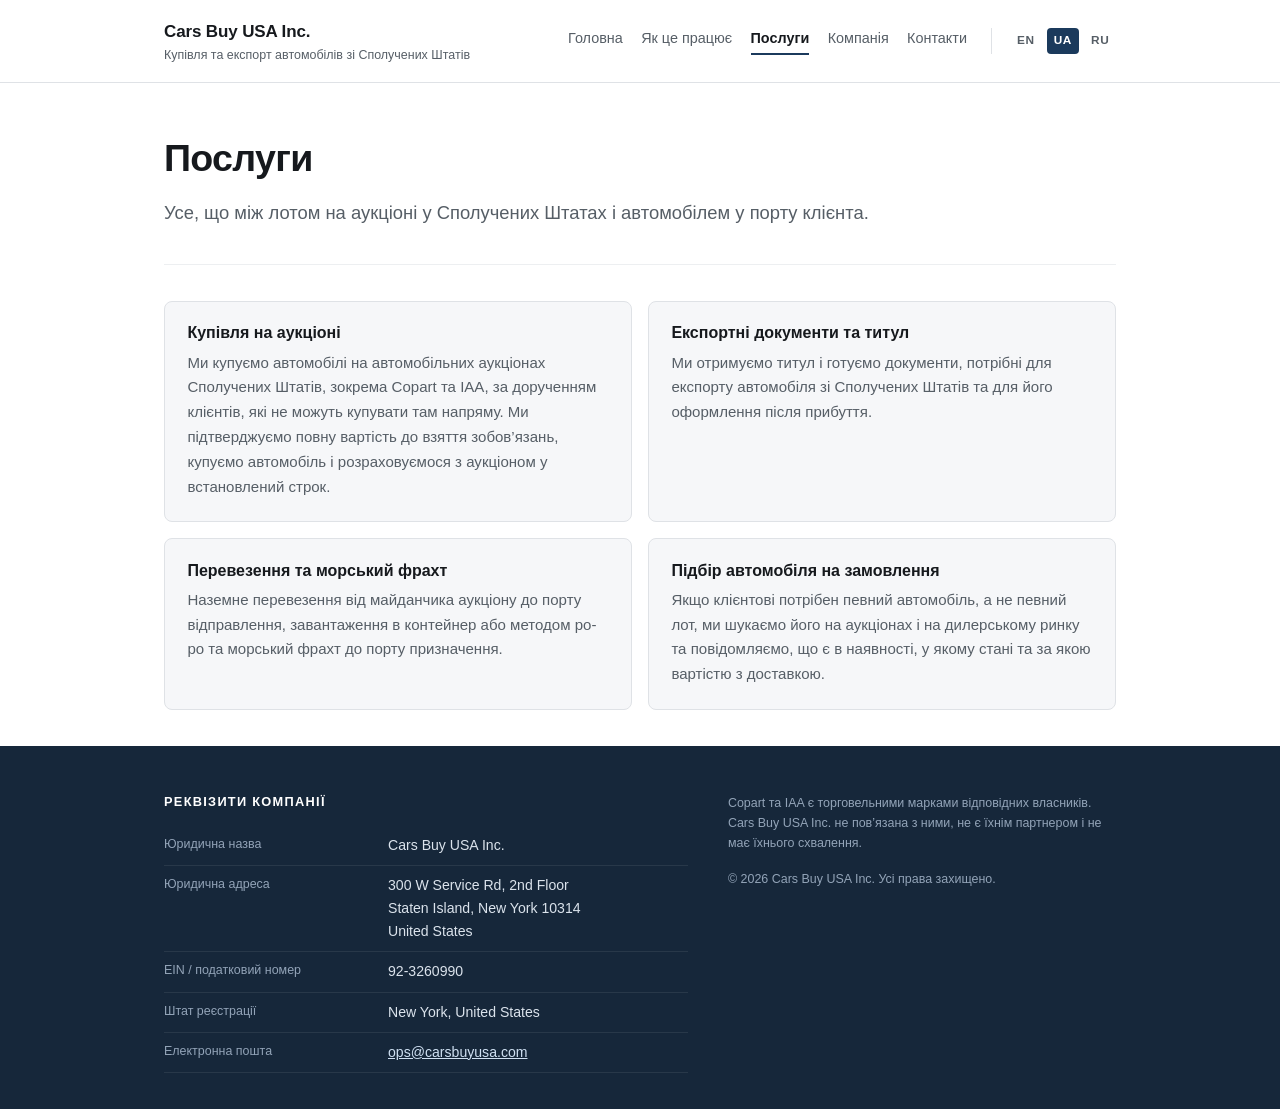
<file: docs/uk/services.html>
<!doctype html>
<html lang="uk">
<head>
  <meta charset="utf-8">
  <meta name="viewport" content="width=device-width, initial-scale=1">
  <title>Послуги — Cars Buy USA Inc.</title>
  <meta name="description" content="Купівля на аукціоні, експортні документи та титул, наземне перевезення й морський фрахт, підбір автомобіля на замовлення.">
  <link rel="canonical" href="https://carsbuyusa.com/uk/services.html">
  <link rel="alternate" hreflang="en" href="https://carsbuyusa.com/services.html">
  <link rel="alternate" hreflang="uk" href="https://carsbuyusa.com/uk/services.html">
  <link rel="alternate" hreflang="ru" href="https://carsbuyusa.com/ru/services.html">
  <link rel="alternate" hreflang="x-default" href="https://carsbuyusa.com/services.html">
  <link rel="stylesheet" href="/assets/site.css">
</head>
<body>
  <a class="skip" href="#main">Перейти до вмісту</a>
  <header>
    <div class="wrap header-inner">
      <a class="brand" href="/uk/">
        <span class="brand-name">Cars Buy USA Inc.</span>
        <span class="brand-tag">Купівля та експорт автомобілів зі Сполучених Штатів</span>
      </a>
      <nav class="nav" aria-label="Головна">
        <a href="/uk/">Головна</a>
        <a href="/uk/how-it-works.html">Як це працює</a>
        <a href="/uk/services.html" aria-current="page">Послуги</a>
        <a href="/uk/company.html">Компанія</a>
        <a href="/uk/contact.html">Контакти</a>
      </nav>
      <nav class="langs" aria-label="Мова">
        <a href="/services.html" lang="en" hreflang="en" title="English">EN</a>
        <span aria-current="true">UA</span>
        <a href="/ru/services.html" lang="ru" hreflang="ru" title="Русский">RU</a>
      </nav>
    </div>
  </header>

  <main id="main" class="wrap">
  <div class="hero">
    <h1>Послуги</h1>
    <p class="lead">Усе, що між лотом на аукціоні у Сполучених Штатах і автомобілем у порту клієнта.</p>
  </div>

  <section class="block">
    <div class="cards">
      <div class="card">
        <h3>Купівля на аукціоні</h3>
        <p>Ми купуємо автомобілі на автомобільних аукціонах Сполучених Штатів, зокрема Copart та IAA, за дорученням клієнтів, які не можуть купувати там напряму. Ми підтверджуємо повну вартість до взяття зобов’язань, купуємо автомобіль і розраховуємося з аукціоном у встановлений строк.</p>
      </div>
      <div class="card">
        <h3>Експортні документи та титул</h3>
        <p>Ми отримуємо титул і готуємо документи, потрібні для експорту автомобіля зі Сполучених Штатів та для його оформлення після прибуття.</p>
      </div>
      <div class="card">
        <h3>Перевезення та морський фрахт</h3>
        <p>Наземне перевезення від майданчика аукціону до порту відправлення, завантаження в контейнер або методом ро-ро та морський фрахт до порту призначення.</p>
      </div>
      <div class="card">
        <h3>Підбір автомобіля на замовлення</h3>
        <p>Якщо клієнтові потрібен певний автомобіль, а не певний лот, ми шукаємо його на аукціонах і на дилерському ринку та повідомляємо, що є в наявності, у якому стані та за якою вартістю з доставкою.</p>
      </div>
    </div>
  </section>
  </main>

  <footer>
    <div class="wrap footer-grid">
      <div>
        <h2>Реквізити компанії</h2>
        <dl class="facts facts-compact">
      <div class="fact">
        <dt>Юридична назва</dt>
        <dd>Cars Buy USA Inc.</dd>
      </div>
      <div class="fact">
        <dt>Юридична адреса</dt>
        <dd>300 W Service Rd, 2nd Floor<br>Staten Island, New York 10314<br>United States</dd>
      </div>
      <div class="fact">
        <dt>EIN / податковий номер</dt>
        <dd>92-3260990</dd>
      </div>
      <div class="fact">
        <dt>Штат реєстрації</dt>
        <dd>New York, United States</dd>
      </div>
      <div class="fact">
        <dt>Електронна пошта</dt>
        <dd><a href="mailto:ops@carsbuyusa.com">ops@carsbuyusa.com</a></dd>
      </div>
        </dl>
      </div>
      <div class="footer-notes">
        <p>Copart та IAA є торговельними марками відповідних власників. Cars Buy USA Inc. не пов’язана з ними, не є їхнім партнером і не має їхнього схвалення.</p>
        <p class="copyright">&copy; 2026 Cars Buy USA Inc. Усі права захищено.</p>
      </div>
    </div>
  </footer>
</body>
</html>
</file>
<file: assets/site.css>
/* carsbuyusa.com
   Deliberately committed to a single light appearance: this site gets screenshotted and printed
   by compliance departments, and a page that looks different depending on the reader's OS setting
   is a page whose screenshots disagree with each other.
   System fonts only -- no external requests, so the page renders identically offline, behind a
   corporate proxy, or inside a strict content-security policy. */

:root {
  --sans: -apple-system, BlinkMacSystemFont, "Segoe UI", Roboto, "Helvetica Neue", Arial, sans-serif;
  --ink: #16191d;
  --ink-soft: #565e66;
  --line: #dfe2e6;
  --line-soft: #edeff1;
  --bg: #ffffff;
  --bg-soft: #f6f7f9;
  --accent: #1b3a5c;
  --accent-soft: #eaf0f6;
  --footer-bg: #16273a;
  --footer-ink: #dbe3ec;
  --footer-soft: #93a4b8;
}

*, *::before, *::after { box-sizing: border-box; }

html { -webkit-text-size-adjust: 100%; }

body {
  margin: 0;
  background: var(--bg);
  color: var(--ink);
  font: 400 1rem/1.65 var(--sans);
}

h1, h2, h3 { color: var(--ink); line-height: 1.25; margin: 0; text-wrap: balance; }
p { margin: 0 0 1rem; }
p:last-child { margin-bottom: 0; }

a { color: var(--accent); }
a:hover { color: #12283f; }

:focus-visible { outline: 2px solid var(--accent); outline-offset: 2px; border-radius: 3px; }

.skip {
  position: absolute; left: -9999px; top: 0; z-index: 10;
  background: var(--accent); color: #fff; padding: .6rem 1rem; text-decoration: none;
}
.skip:focus { left: 0; }

.wrap { max-width: 62rem; margin: 0 auto; padding: 0 1.25rem; }

/* ------------------------------------------------------------------ header */

header { border-bottom: 1px solid var(--line); background: var(--bg); }

.header-inner {
  display: flex; align-items: center; flex-wrap: wrap;
  gap: .75rem 1.5rem; padding-top: 1.1rem; padding-bottom: 1.1rem;
}

.brand { text-decoration: none; color: inherit; margin-right: auto; display: block; }
.brand-name {
  display: block; font-size: 1.0625rem; font-weight: 700; letter-spacing: -.008em; color: var(--ink);
}
.brand-tag {
  display: block; font-size: .78rem; line-height: 1.4; color: var(--ink-soft); margin-top: .1rem;
  max-width: 22rem;
}

.nav { display: flex; flex-wrap: wrap; gap: 1.15rem; }
.nav a {
  font-size: .9rem; text-decoration: none; color: var(--ink-soft); padding-bottom: 2px;
  border-bottom: 2px solid transparent;
}
.nav a:hover { color: var(--accent); }
.nav a[aria-current="page"] { color: var(--ink); font-weight: 600; border-bottom-color: var(--accent); }

.langs {
  display: flex; gap: .35rem; align-items: center;
  border-left: 1px solid var(--line); padding-left: 1.15rem;
}
.langs a, .langs span {
  font-size: .74rem; font-weight: 600; letter-spacing: .05em; text-decoration: none;
  padding: .2rem .42rem; border-radius: 4px;
}
.langs a { color: var(--ink-soft); }
.langs a:hover { background: var(--accent-soft); color: var(--accent); }
.langs span[aria-current] { background: var(--accent); color: #fff; }

/* -------------------------------------------------------------------- main */

main { padding-bottom: 4.5rem; }

.hero { padding: 3.25rem 0 2.25rem; max-width: 46rem; }
.hero h1 { font-size: clamp(1.65rem, 1.15rem + 2vw, 2.35rem); letter-spacing: -.018em; }
.lead {
  font-size: clamp(1.02rem, .98rem + .35vw, 1.15rem); line-height: 1.6;
  color: var(--ink-soft); margin: 1rem 0 0;
}

.block { padding: 2.25rem 0; border-top: 1px solid var(--line-soft); }
.block > h2 {
  font-size: .8rem; font-weight: 700; letter-spacing: .1em; text-transform: uppercase;
  color: var(--accent); margin-bottom: 1.25rem;
}
.prose { max-width: 44rem; }

/* ------------------------------------------------------------------- steps */

.steps { list-style: none; margin: 0; padding: 0; }
.steps li { display: flex; gap: 1rem; }
.steps h3 { font-size: 1rem; font-weight: 650; margin-bottom: .3rem; }
.steps p { color: var(--ink-soft); font-size: .94rem; margin: 0; }

.step-num {
  flex: 0 0 auto; width: 1.85rem; height: 1.85rem; border-radius: 50%;
  background: var(--accent-soft); color: var(--accent);
  display: flex; align-items: center; justify-content: center;
  font-size: .82rem; font-weight: 700;
}

.steps-row { display: grid; grid-template-columns: repeat(3, 1fr); gap: 1.75rem; }
.steps-stacked { display: grid; gap: 1.6rem; max-width: 46rem; }

/* ------------------------------------------------------------------- cards */

.cards { display: grid; grid-template-columns: repeat(2, 1fr); gap: 1rem; }
.card {
  border: 1px solid var(--line); border-radius: 8px; padding: 1.35rem 1.4rem; background: var(--bg-soft);
}
.card h3 { font-size: 1rem; font-weight: 650; margin-bottom: .45rem; }
.card p { color: var(--ink-soft); font-size: .94rem; margin: 0; }

/* ------------------------------------------------------------------- lists */

.ticks { margin: 1rem 0 0; padding: 0; list-style: none; max-width: 44rem; }
.ticks li {
  position: relative; padding: .5rem 0 .5rem 1.5rem; border-bottom: 1px solid var(--line-soft);
  font-size: .94rem; color: var(--ink-soft);
}
.ticks li:last-child { border-bottom: 0; }
.ticks li::before {
  content: ""; position: absolute; left: .25rem; top: 1.02rem;
  width: .35rem; height: .35rem; border-radius: 50%; background: var(--accent);
}

/* ------------------------------------------------------------------- facts */

.facts { margin: 0; display: grid; gap: 0; max-width: 44rem; }
.fact {
  display: grid; grid-template-columns: 15rem 1fr; gap: 1rem;
  padding: .8rem 0; border-bottom: 1px solid var(--line-soft);
}
.fact:last-child { border-bottom: 0; }
.facts dt { margin: 0; font-size: .82rem; color: var(--ink-soft); }
.facts dd { margin: 0; font-size: .95rem; font-weight: 550; }

.note { margin-top: 1rem; font-size: .84rem; color: var(--ink-soft); max-width: 40rem; }

/* ------------------------------------------------------------------ footer */

footer { background: var(--footer-bg); color: var(--footer-ink); padding: 3rem 0 2.25rem; }
.footer-grid { display: grid; grid-template-columns: 1.35fr 1fr; gap: 2.5rem; }
footer h2 {
  font-size: .8rem; font-weight: 700; letter-spacing: .1em; text-transform: uppercase;
  color: #fff; margin-bottom: 1rem;
}
footer a { color: #cfe0f2; }
footer a:hover { color: #fff; }

.facts-compact .fact {
  grid-template-columns: 13rem 1fr; padding: .5rem 0;
  border-bottom: 1px solid rgba(255, 255, 255, .08);
}
.facts-compact dt { color: var(--footer-soft); font-size: .78rem; }
.facts-compact dd { color: var(--footer-ink); font-size: .88rem; font-weight: 400; }

.footer-notes p { font-size: .78rem; line-height: 1.6; color: var(--footer-soft); }
.copyright { margin-top: 1rem; }

/* ----------------------------------------------------------------- journey */

/* The "How it works" cartoon, markup in journey.py. The one dark element on the site, on purpose.
   By default it is a static grid of five finished scenes: that is what browsers without
   scroll-driven animations, and visitors who asked for reduced motion, see. The pinned, animated
   version is layered on in the @media/@supports block below. No JavaScript either way. */

.journey { padding: 2.25rem 0 .5rem; }
.j-defs { position: absolute; width: 0; height: 0; overflow: hidden; }
.j-sky, .j-sun, .j-dots { display: none; }

.j-track { display: grid; grid-template-columns: repeat(auto-fit, minmax(18rem, 1fr)); gap: 1.25rem 1rem; }
.j-panel { position: relative; container-type: inline-size; }
.j-panel svg { display: block; width: 100%; height: auto; aspect-ratio: 640 / 300; border-radius: 10px; }
.j-panel:nth-child(1) svg, .j-sky1 { background: linear-gradient(#8fa9c8, #dcd3c9 70%, #efe2cf); }
.j-panel:nth-child(2) svg, .j-sky2 { background: linear-gradient(#5f88b6, #b9d0e4 70%, #dde8f0); }
.j-panel:nth-child(3) svg, .j-sky3 { background: linear-gradient(#5b77a0, #c9b9a6 66%, #ead2ae); }
.j-panel:nth-child(4) svg, .j-sky4 { background: linear-gradient(#45597c, #d9967a 62%, #f2cf9e); }
.j-panel:nth-child(5) svg, .j-sky5 { background: linear-gradient(#2c3b57, #b9766a 60%, #efbf8a); }
.j-panel svg text { font-family: var(--sans); }
.j-panel svg * { transform-box: fill-box; }

/* Static version: the step title sits under its picture. */
.j-cap {
  display: flex; align-items: center; gap: .5rem; margin-top: .6rem;
  font-size: .9rem; font-weight: 650; line-height: 1.3; color: var(--ink);
}
.j-cap b {
  flex: none; display: inline-grid; place-items: center; width: 1.45rem; height: 1.45rem;
  border-radius: 50%; background: #e7b46a; color: #141e2b; font-size: .74rem;
}

/* Finished states, for the static version. The animations below start from elsewhere. */
.j-plane, .j-ondeck { opacity: 0; }
.j-padl { transform: translateY(40px); }
.j-stamp { transform-origin: center; transform: rotate(-12deg); }
.j-sold { transform-origin: center; }
.j-tick { stroke-dasharray: 60; }

/* Under the home-page copy of the cartoon: a link to the full How it works page. */
.j-more { margin: 1rem 0 0; padding-bottom: 1.5rem; font-weight: 650; }

@media (prefers-reduced-motion: no-preference) {
  @supports (animation-timeline: view()) {
    /* The section is tall; the stage pins while it scrolls past and the strip slides sideways. */
    .journey { height: 600vh; padding: 0; margin: .5rem 0 0; view-timeline-name: --journey; }
    /* Only as tall as the stage, so it starts right under the page intro and ends right above
       the next section. It pins once it has scrolled up to the vertical middle of the screen:
       the stage is the .wrap content width (viewport capped at 62rem, less 2.5rem padding)
       times 300/640. */
    .j-sticky {
      position: sticky;
      top: max(0px, calc(50vh - (min(100vw, 62rem) - 2.5rem) * .234375));
      top: max(0px, calc(50svh - (min(100vw, 62rem) - 2.5rem) * .234375));
    }
    .j-stage {
      position: relative; width: 100%; aspect-ratio: 640 / 300; max-height: 100vh; max-height: 100svh;
      overflow: hidden; container-type: inline-size; border-radius: 10px;
      box-shadow: 0 20px 50px rgba(20, 30, 43, .25);
    }
    .j-sky { display: block; position: absolute; inset: 0; }
    .j-sun {
      display: block; position: absolute; left: 56cqw; top: 3cqw; width: 14cqw; height: 14cqw;
      border-radius: 50%;
      background: radial-gradient(circle, #fffaf0 0 18%, #ffe2b0 30%, rgba(255, 217, 160, .35) 50%,
                  rgba(255, 217, 160, 0) 70%);
    }
    .j-track { display: flex; gap: 0; width: 500cqw; height: 100%; position: relative; }
    .j-track > .j-panel { flex: 0 0 100cqw; height: 100%; }
    .j-track > .j-panel svg { height: 100%; aspect-ratio: auto; border-radius: 0; background: none; }
    .j-dots {
      display: flex; position: absolute; top: 2.6cqw; right: 2.6cqw; gap: 1cqw;
      padding: .8cqw 1.2cqw; border-radius: 99px;
      background: rgba(255, 255, 255, .16); border: 1px solid rgba(255, 255, 255, .3);
    }
    .j-dots i { width: 1cqw; height: 1cqw; border-radius: 50%; background: rgba(255, 255, 255, .35); }
    /* Animated version: the step title is laid over the top-left of the moving picture. */
    .j-cap {
      position: absolute; left: 2.6cqw; top: 2.4cqw; right: 18cqw; margin: 0;
      gap: max(.45rem, 1.2cqw); color: #fff; font-size: max(.8rem, 2.2cqw); line-height: 1.2;
      text-shadow: 0 1px 8px rgba(0, 0, 0, .35);
    }
    .j-cap b {
      width: max(1.4rem, 3.6cqw); height: max(1.4rem, 3.6cqw); font-size: max(.72rem, 1.9cqw);
      text-shadow: none;
    }

    /* Every animation runs on the same timeline: how far the section has scrolled. The keyframe
       percentages are positions along it, so the scenes are choreographed against each other. */
    .j-a {
      animation-duration: 1ms; animation-timing-function: linear; animation-fill-mode: both;
      animation-timeline: --journey; animation-range: contain 0% contain 100%;
    }

    @keyframes j-pan {
      0%, 12% { transform: translateX(0); }
      20%, 32% { transform: translateX(-100cqw); }
      40%, 52% { transform: translateX(-200cqw); }
      60%, 70% { transform: translateX(-300cqw); }
      78%, 100% { transform: translateX(-400cqw); }
    }
    .j-track.j-a { animation-name: j-pan; }

    @keyframes j-s2 { 0%, 13% { opacity: 0; } 20%, 100% { opacity: 1; } }
    @keyframes j-s3 { 0%, 33% { opacity: 0; } 40%, 100% { opacity: 1; } }
    @keyframes j-s4 { 0%, 53% { opacity: 0; } 60%, 100% { opacity: 1; } }
    @keyframes j-s5 { 0%, 71% { opacity: 0; } 78%, 100% { opacity: 1; } }
    .j-sky2 { animation-name: j-s2; }
    .j-sky3 { animation-name: j-s3; }
    .j-sky4 { animation-name: j-s4; }
    .j-sky5 { animation-name: j-s5; }
    @keyframes j-sun { 0% { transform: translate(0, 0) scale(.8); } 100% { transform: translate(-8cqw, 28cqw) scale(1.25); } }
    .j-sun { animation-name: j-sun; }

    /* 1 request */
    @keyframes j-ty1 { 0% { clip-path: inset(0 100% 0 0); } 3%, 100% { clip-path: inset(0); } }
    @keyframes j-ty2 { 0%, 3% { clip-path: inset(0 100% 0 0); } 6%, 100% { clip-path: inset(0); } }
    @keyframes j-ty3 { 0%, 6% { clip-path: inset(0 100% 0 0); } 9%, 100% { clip-path: inset(0); } }
    @keyframes j-plane {
      0%, 9% { opacity: 0; transform: translate(0, 0); }
      10% { opacity: 1; }
      15% { opacity: 1; transform: translate(200px, -110px); }
      16%, 100% { opacity: 0; transform: translate(200px, -110px); }
    }
    .j-ty1 { animation-name: j-ty1; }
    .j-ty2 { animation-name: j-ty2; }
    .j-ty3 { animation-name: j-ty3; }
    .j-plane { animation-name: j-plane; }

    /* 2 auction */
    @keyframes j-padl { 0%, 20% { transform: translateY(40px); } 23%, 25% { transform: translateY(0); } 26%, 100% { transform: translateY(40px); } }
    @keyframes j-padr { 0%, 25% { transform: translateY(40px); } 28%, 100% { transform: translateY(0); } }
    @keyframes j-sold { 0%, 29% { opacity: 0; transform: scale(.4); } 32%, 100% { opacity: 1; transform: scale(1); } }
    @keyframes j-beam { 0%, 18% { opacity: .2; } 30%, 100% { opacity: 1; } }
    .j-padl { animation-name: j-padl; }
    .j-padr { animation-name: j-padr; }
    .j-sold { animation-name: j-sold; }
    .j-beam { animation-name: j-beam; }

    /* 3 documents */
    @keyframes j-doc2 { 0%, 38% { opacity: 0; transform: translateX(120px); } 44%, 100% { opacity: 1; transform: translateX(0); } }
    @keyframes j-stamp {
      0%, 46% { opacity: 0; transform: rotate(-12deg) scale(1.8); }
      49%, 100% { opacity: 1; transform: rotate(-12deg) scale(1); }
    }
    @keyframes j-tick { 0%, 49% { stroke-dashoffset: 60; } 52%, 100% { stroke-dashoffset: 0; } }
    .j-doc2 { animation-name: j-doc2; }
    .j-stamp { animation-name: j-stamp; }
    .j-tick { animation-name: j-tick; }

    /* 4 truck */
    @keyframes j-truck { 0%, 52% { transform: translateX(-340px); } 70%, 100% { transform: translateX(150px); } }
    @keyframes j-road { 0%, 52% { stroke-dashoffset: 0; } 70%, 100% { stroke-dashoffset: -600; } }
    .j-truck { animation-name: j-truck; }
    .j-road { stroke-dasharray: 30 30; animation-name: j-road; }

    /* 5 sea and arrival */
    @keyframes j-ship { 0%, 76% { transform: translateX(-460px); } 88%, 100% { transform: translateX(0); } }
    @keyframes j-ondeck { 0%, 89% { opacity: 1; } 90%, 100% { opacity: 0; } }
    @keyframes j-rolloff {
      0%, 89% { opacity: 0; transform: translateX(-125px); }
      90% { opacity: 1; transform: translateX(-125px); }
      95%, 100% { opacity: 1; transform: translateX(0); }
    }
    @keyframes j-arms { 0%, 95% { opacity: 0; } 97%, 100% { opacity: 1; } }
    @keyframes j-spark { 0%, 96% { opacity: 0; transform: scale(.3); } 99%, 100% { opacity: 1; transform: scale(1); } }
    .j-ship { animation-name: j-ship; }
    .j-ondeck { animation-name: j-ondeck; }
    .j-rolloff { animation-name: j-rolloff; }
    .j-arms { animation-name: j-arms; }
    @keyframes j-spot { 0%, 93% { opacity: 0; } 97%, 100% { opacity: 1; } }
    .j-spot { animation-name: j-spot; }
    .j-spark { transform-origin: center; animation-name: j-spark; }

    @keyframes j-dot { 0% { background: rgba(255, 255, 255, .35); } 100% { background: #e7b46a; } }
    .j-dots i.j-a { animation-name: j-dot; }
    .j-dots .j-d1 { animation-range: contain 0% contain 1%; }
    .j-dots .j-d2 { animation-range: contain 16% contain 20%; }
    .j-dots .j-d3 { animation-range: contain 36% contain 40%; }
    .j-dots .j-d4 { animation-range: contain 56% contain 60%; }
    .j-dots .j-d5 { animation-range: contain 74% contain 78%; }
  }
}

/* -------------------------------------------------------------- responsive */

@media (max-width: 62rem) {
  .fact, .facts-compact .fact { grid-template-columns: 11.5rem 1fr; }
}

@media (max-width: 48rem) {
  .header-inner { padding-top: .9rem; padding-bottom: .9rem; }
  .brand { margin-right: 0; width: 100%; }
  .nav { order: 3; width: 100%; gap: .9rem 1rem; }
  .langs { border-left: 0; padding-left: 0; margin-left: auto; }
  .hero { padding: 2.25rem 0 1.5rem; }
  .steps-row, .cards { grid-template-columns: 1fr; }
  .steps-row { gap: 1.4rem; }
  .fact, .facts-compact .fact { grid-template-columns: 1fr; gap: .15rem; }
  .footer-grid { grid-template-columns: 1fr; gap: 2rem; }
}

/* ------------------------------------------------------------------- print */

/* Compliance officers print and file these pages. */
@media print {
  header .nav, header .langs, .skip, .journey, .j-more { display: none; }
  body { font-size: 11pt; }
  footer { background: none; color: #000; border-top: 1px solid #000; }
  footer h2, footer a, .facts-compact dt, .facts-compact dd, .footer-notes p { color: #000; }
  .block { break-inside: avoid; }
}
</file>
